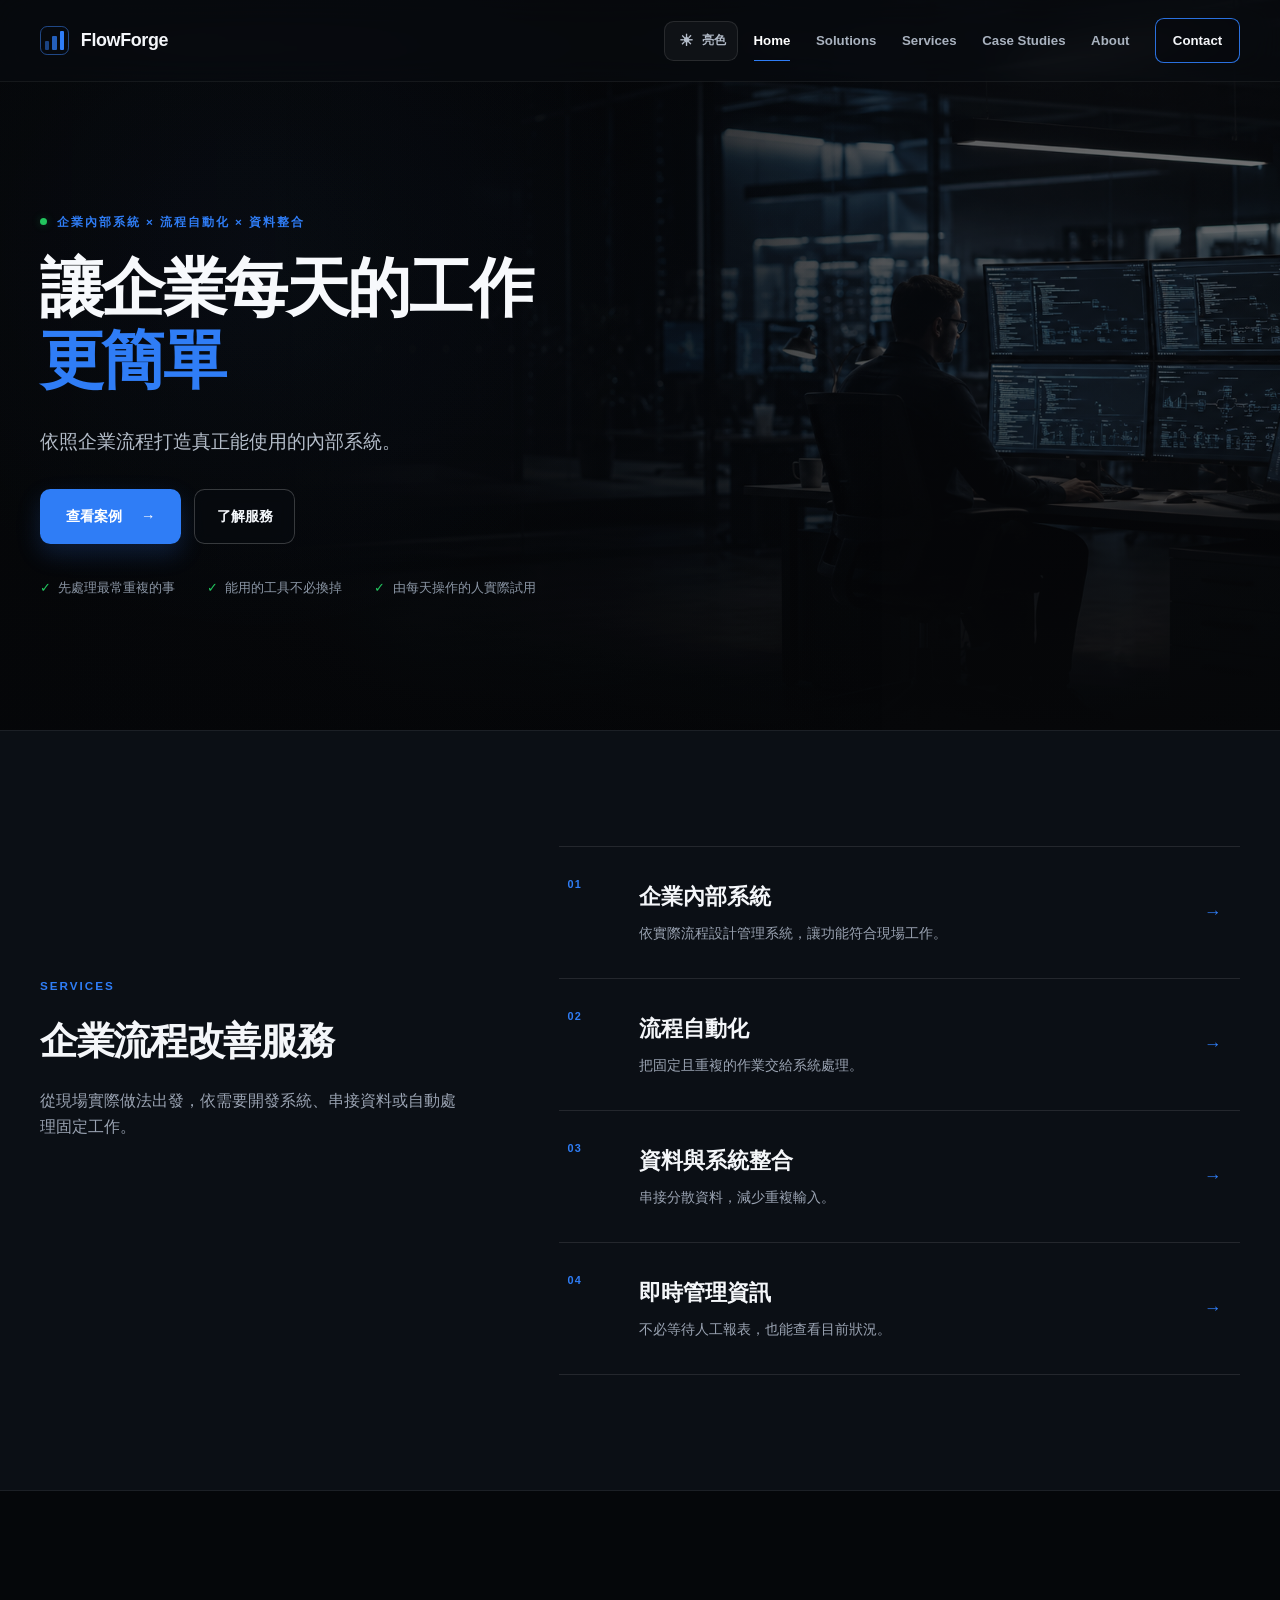
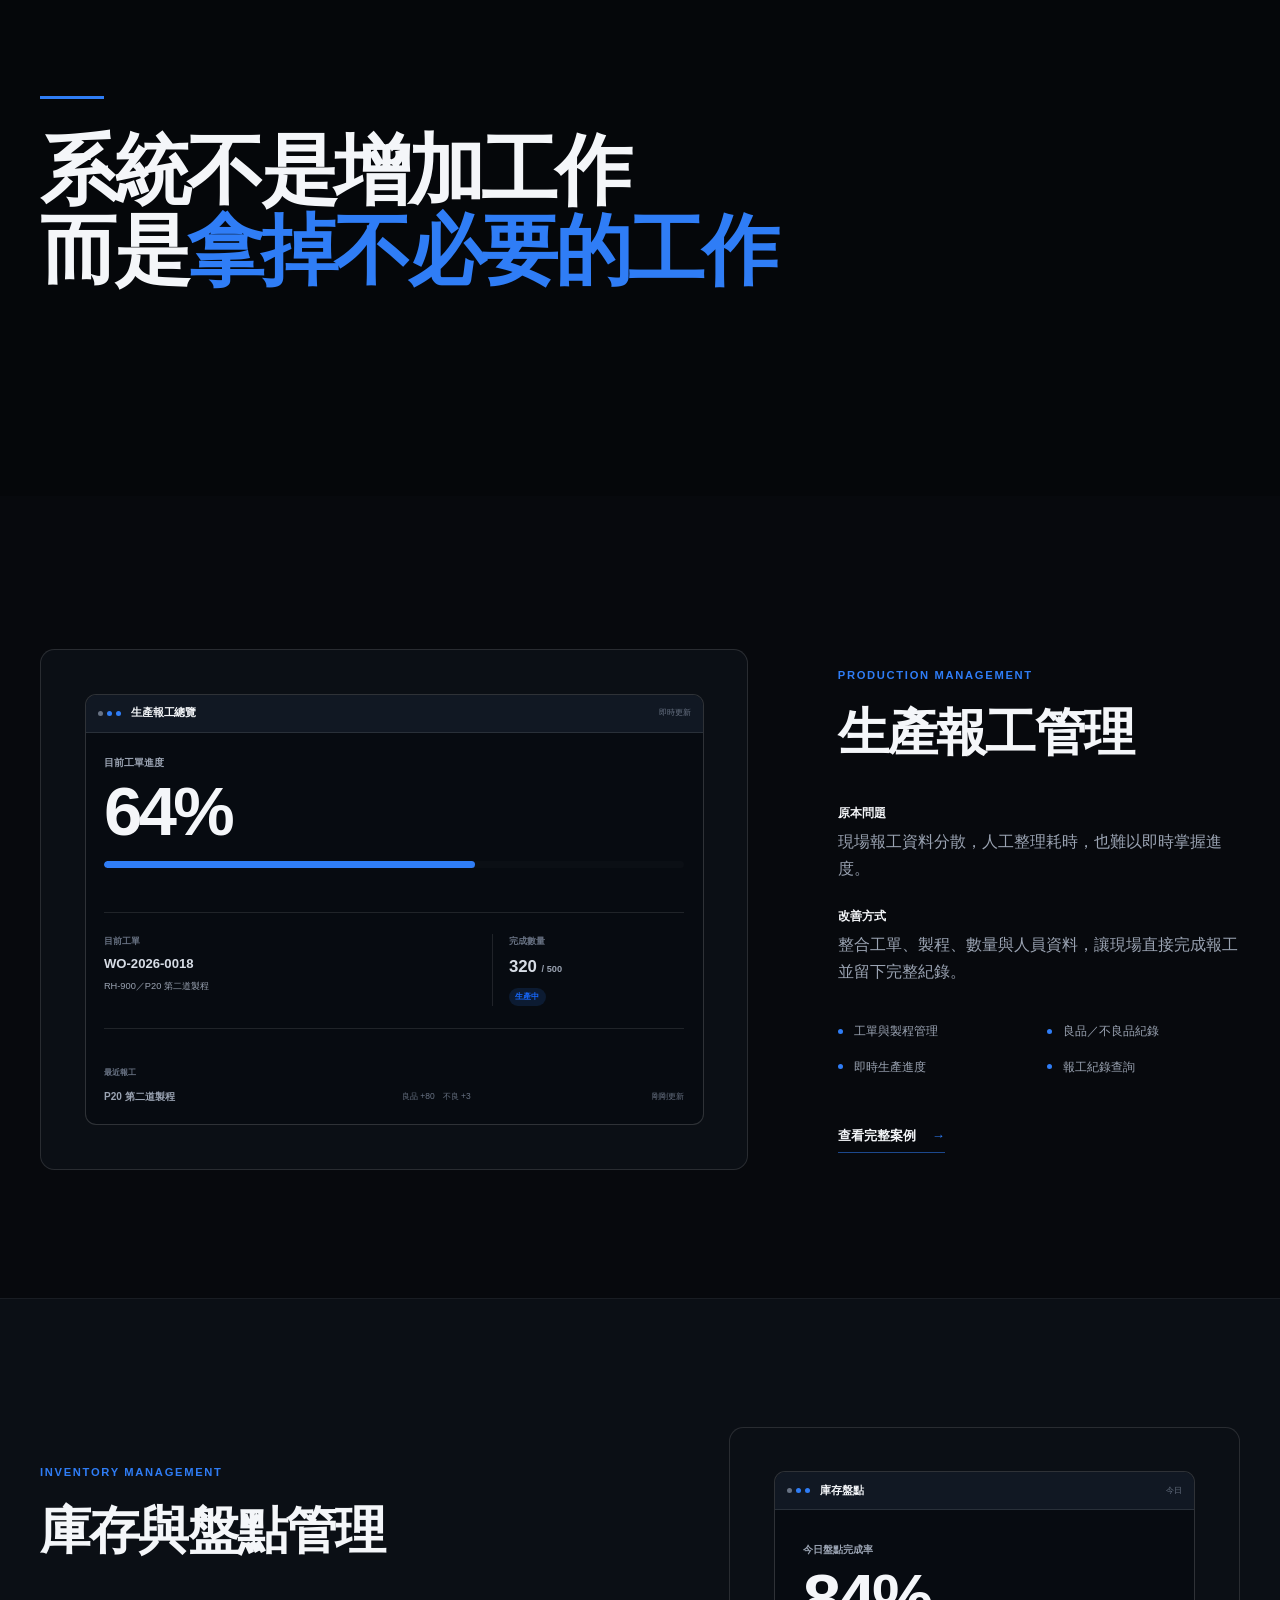
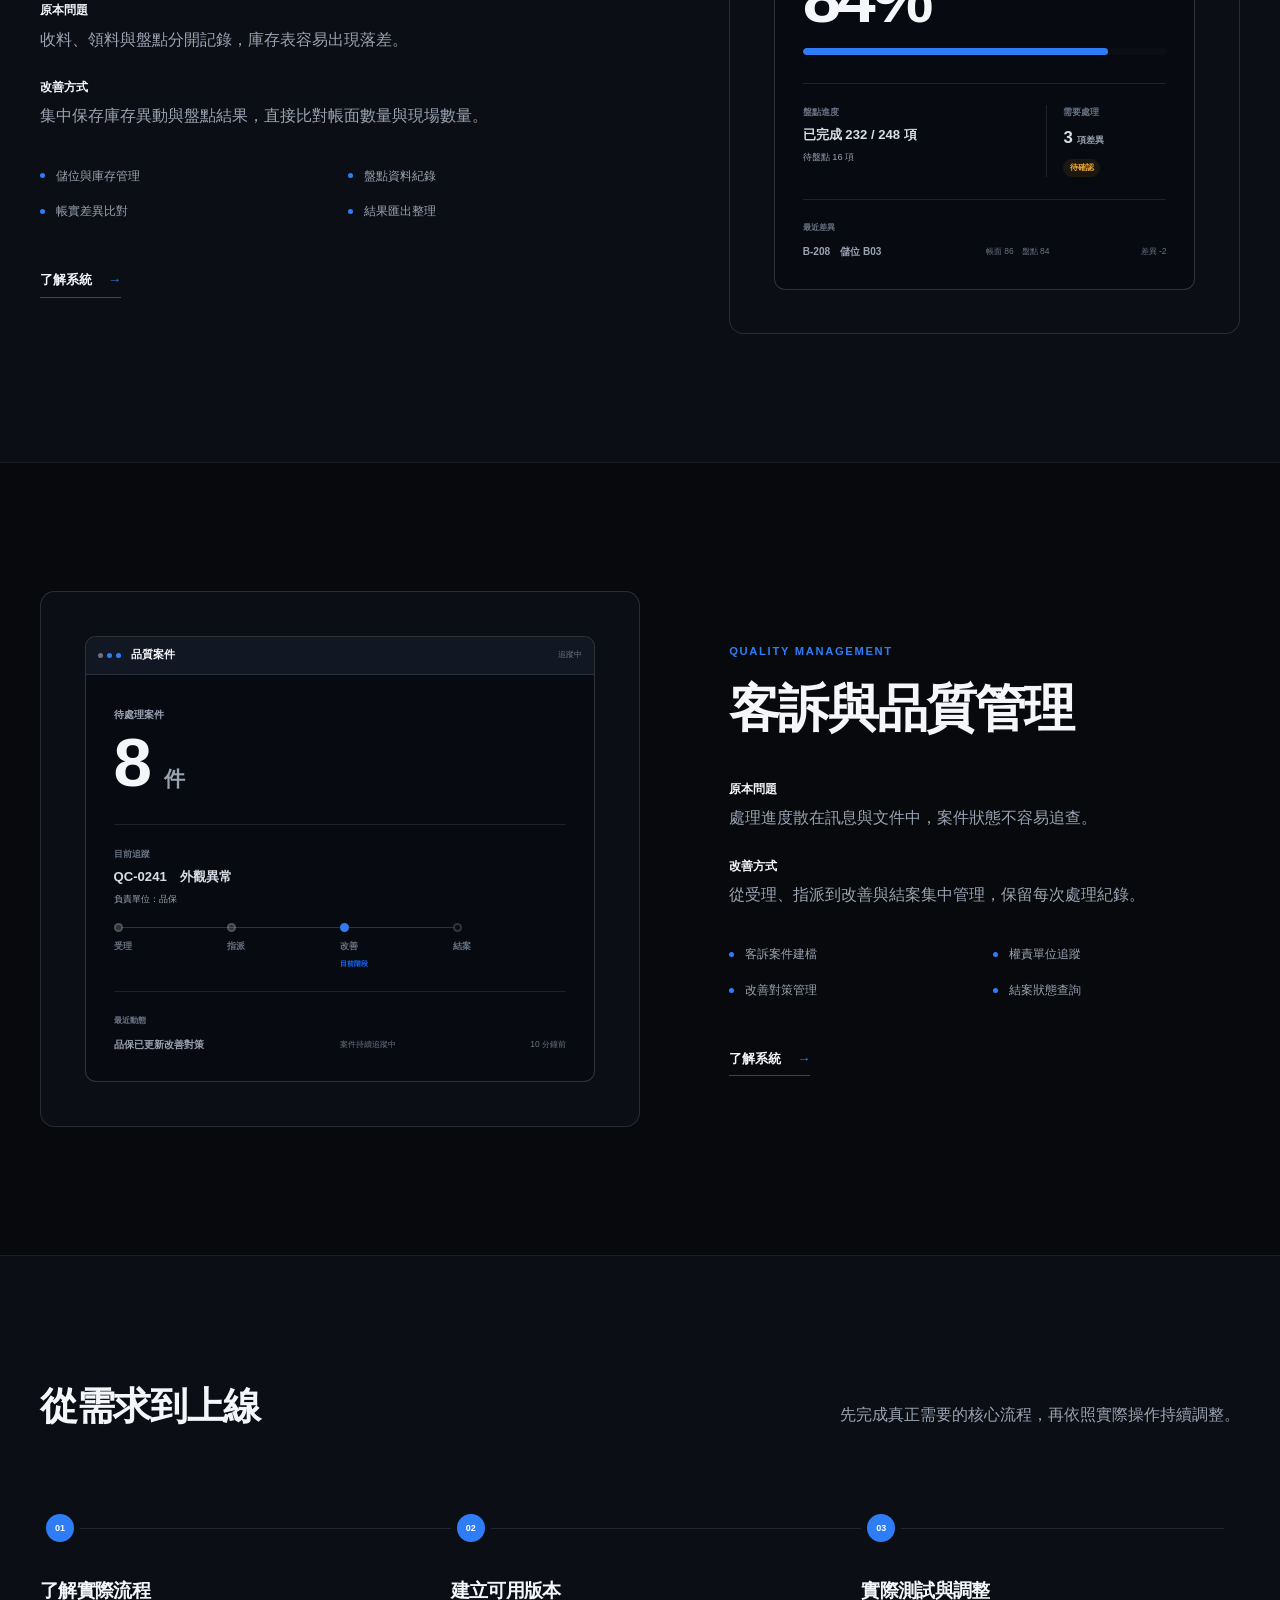
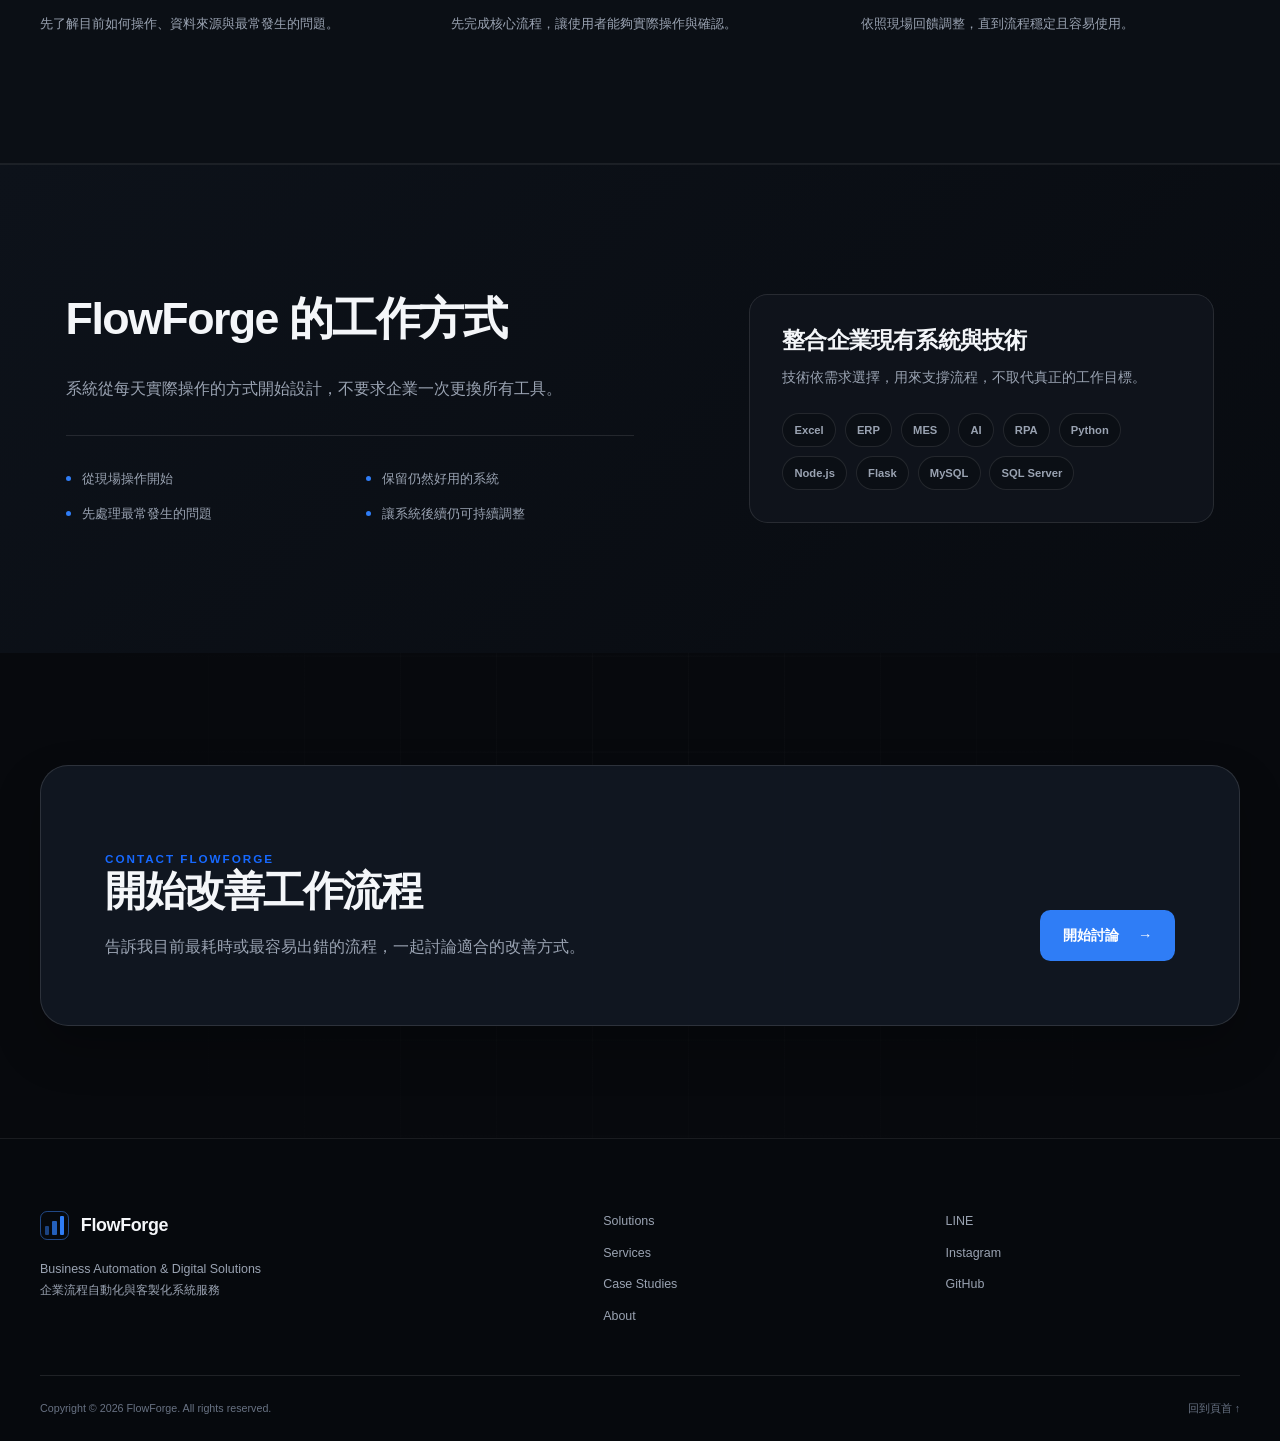
<file: index.html>
<!doctype html>
<html lang="zh-Hant">
<head>
  <meta charset="utf-8">
  <meta name="viewport" content="width=device-width, initial-scale=1">
  <meta name="description" content="FlowForge 提供企業內部系統、流程自動化與資料整合服務，改善報工、庫存、客訴、品管與日常作業流程。">
  <meta name="theme-color" content="#07110f">
  <title>FlowForge｜企業流程自動化與客製化系統開發</title>
  <link rel="stylesheet" href="style.css">
  <script src="script.js" defer></script>
</head>
<body class="home-page">
  <a class="skip-link" href="#main-content">跳至主要內容</a>

  <header class="site-header" data-header>
    <div class="container nav-shell">
      <a class="brand" href="#home" aria-label="FlowForge 首頁">
        <span class="brand-mark" aria-hidden="true"><span></span><span></span><span></span></span>
        <span>FlowForge</span>
      </a>
      <button class="nav-toggle" type="button" aria-expanded="false" aria-controls="site-nav" aria-label="開啟導覽選單">
        <span></span><span></span>
      </button>
      <nav id="site-nav" class="site-nav" aria-label="主要導覽">
        <a class="drawer-home" href="#home">Home</a>
        <div class="drawer-nav-group">
          <span class="drawer-section-label">Navigation</span>
          <a href="#solutions">Solutions</a>
          <a href="#services">Services</a>
          <a href="#cases">Case Studies</a>
          <a href="#about">About</a>
        </div>
        <div class="drawer-social-group">
          <span class="drawer-section-label">Social</span>
          <div class="drawer-social-links">
            <a href="https://line.me/ti/p/90dKJ0dKEm" target="_blank" rel="noopener noreferrer">LINE</a>
            <a href="https://github.com/s96405" target="_blank" rel="noopener noreferrer">GitHub</a>
            <a href="https://www.instagram.com/1ul_1025/" target="_blank" rel="noopener noreferrer">Instagram</a>
          </div>
        </div>
        <a class="nav-cta" href="#contact">Contact</a>
      </nav>
    </div>
  </header>

  <main id="main-content">
    <section id="home" class="hero section-grid">
      <div class="container hero-layout">
        <div class="hero-copy reveal">
          <p class="eyebrow"><span class="status-dot"></span> 企業內部系統 × 流程自動化 × 資料整合</p>
          <h1><span>讓企業每天的工作</span><span class="hero-accent">更簡單</span></h1>
          <p class="hero-lead">依照企業流程打造真正能使用的內部系統。</p>
          <div class="button-group">
            <a class="button button-primary" href="#cases">查看案例 <span aria-hidden="true">→</span></a>
            <a class="button button-secondary" href="#services">了解服務</a>
          </div>
          <ul class="hero-notes" aria-label="服務特色">
            <li>先處理最常重複的事</li><li>能用的工具不必換掉</li><li>由每天操作的人實際試用</li>
          </ul>
        </div>

      </div>
    </section>

    <section id="services" class="section section-muted services-v2">
      <div class="container service-split">
        <div class="service-intro reveal">
          <p class="eyebrow">Services</p>
          <h2>企業流程改善服務</h2>
          <p>從現場實際做法出發，依需要開發系統、串接資料或自動處理固定工作。</p>
        </div>
        <div class="service-list reveal">
          <a class="service-list-item" href="#contact"><span class="service-list-index">01</span><span class="service-list-copy"><strong>企業內部系統</strong><small>依實際流程設計管理系統，讓功能符合現場工作。</small></span><span class="service-list-arrow" aria-hidden="true">→</span></a>
          <a class="service-list-item" href="#contact"><span class="service-list-index">02</span><span class="service-list-copy"><strong>流程自動化</strong><small>把固定且重複的作業交給系統處理。</small></span><span class="service-list-arrow" aria-hidden="true">→</span></a>
          <a class="service-list-item" href="#contact"><span class="service-list-index">03</span><span class="service-list-copy"><strong>資料與系統整合</strong><small>串接分散資料，減少重複輸入。</small></span><span class="service-list-arrow" aria-hidden="true">→</span></a>
          <a class="service-list-item" href="#contact"><span class="service-list-index">04</span><span class="service-list-copy"><strong>即時管理資訊</strong><small>不必等待人工報表，也能查看目前狀況。</small></span><span class="service-list-arrow" aria-hidden="true">→</span></a>
        </div>
      </div>
    </section>

    <section id="solutions" class="brand-statement" aria-label="FlowForge 品牌主張">
      <div class="container reveal"><i aria-hidden="true"></i><h2>系統不是增加工作<br>而是<span>拿掉<br class="brand-mobile-break">不必要的工作</span></h2></div>
    </section>

    <section id="cases" class="section case-showcase-section case-showcase-main">
      <div class="container case-showcase reveal">
        <div class="case-showcase-media" aria-hidden="true">
          <div class="case-ui-window">
            <div class="case-ui-header"><span class="case-ui-dots"><i></i><i></i><i></i></span><strong>生產報工總覽</strong><small>即時更新</small></div>
            <div class="case-ui-content product-preview production-preview">
              <div class="case-ui-hero-kpi"><span>目前工單進度</span><strong>64%</strong><div class="case-ui-kpi-progress"><i style="--progress:64%"></i></div></div>
              <div class="case-ui-support production-support"><div><span>目前工單</span><strong>WO-2026-0018</strong><small>RH-900／P20 第二道製程</small></div><div class="case-ui-support-value"><span>完成數量</span><strong>320 <small>/ 500</small></strong><em>生產中</em></div></div>
              <div class="case-ui-activity"><span>最近報工</span><div><strong>P20 第二道製程</strong><small>良品 +80　不良 +3</small><time>剛剛更新</time></div></div>
            </div>
          </div>
        </div>
        <div class="case-showcase-copy"><p class="case-label">Production Management</p><h2>生產報工管理</h2><p><strong>原本問題</strong>現場報工資料分散，人工整理耗時，也難以即時掌握進度。</p><p><strong>改善方式</strong>整合工單、製程、數量與人員資料，讓現場直接完成報工並留下完整紀錄。</p><ul class="case-detail-list"><li>工單與製程管理</li><li>良品／不良品紀錄</li><li>即時生產進度</li><li>報工紀錄查詢</li></ul><a class="case-showcase-link" href="/cases/work-reporting/">查看完整案例 <span aria-hidden="true">→</span></a></div>
      </div>
    </section>

    <section class="section case-showcase-section case-showcase-alt">
      <div class="container case-showcase case-showcase-secondary case-showcase-reverse reveal">
        <div class="case-showcase-media" aria-hidden="true"><div class="case-ui-window"><div class="case-ui-header"><span class="case-ui-dots"><i></i><i></i><i></i></span><strong>庫存盤點</strong><small>今日</small></div><div class="case-ui-content product-preview inventory-preview"><div class="case-ui-hero-kpi"><span>今日盤點完成率</span><strong>84%</strong><div class="case-ui-kpi-progress"><i style="--progress:84%"></i></div></div><div class="case-ui-support inventory-support"><div><span>盤點進度</span><strong>已完成 232 / 248 項</strong><small>待盤點 16 項</small></div><div class="case-ui-support-value"><span>需要處理</span><strong>3 <small>項差異</small></strong><em class="is-alert">待確認</em></div></div><div class="case-ui-activity"><span>最近差異</span><div><strong>B-208　儲位 B03</strong><small>帳面 86　盤點 84</small><time>差異 -2</time></div></div></div></div></div>
        <div class="case-showcase-copy"><p class="case-label">Inventory Management</p><h2>庫存與盤點管理</h2><p><strong>原本問題</strong>收料、領料與盤點分開記錄，庫存表容易出現落差。</p><p><strong>改善方式</strong>集中保存庫存異動與盤點結果，直接比對帳面數量與現場數量。</p><ul class="case-detail-list"><li>儲位與庫存管理</li><li>盤點資料紀錄</li><li>帳實差異比對</li><li>結果匯出整理</li></ul><a class="case-showcase-link" href="#contact">了解系統 <span aria-hidden="true">→</span></a></div>
      </div>
    </section>

    <section class="section case-showcase-section">
      <div class="container case-showcase case-showcase-secondary reveal">
        <div class="case-showcase-media" aria-hidden="true"><div class="case-ui-window"><div class="case-ui-header"><span class="case-ui-dots"><i></i><i></i><i></i></span><strong>品質案件</strong><small>追蹤中</small></div><div class="case-ui-content product-preview quality-preview"><div class="case-ui-hero-kpi"><span>待處理案件</span><strong>8 <small>件</small></strong></div><div class="case-ui-support quality-support"><div class="case-ui-case-focus"><span>目前追蹤</span><strong>QC-0241　外觀異常</strong><small>負責單位：品保</small></div><div class="case-ui-lifecycle" aria-label="案件目前進入改善階段"><div class="is-complete"><i></i><span>受理</span></div><div class="is-complete"><i></i><span>指派</span></div><div class="is-current"><i></i><span>改善</span><small>目前階段</small></div><div><i></i><span>結案</span></div></div></div><div class="case-ui-activity"><span>最近動態</span><div><strong>品保已更新改善對策</strong><small>案件持續追蹤中</small><time>10 分鐘前</time></div></div></div></div></div>
        <div class="case-showcase-copy"><p class="case-label">Quality Management</p><h2>客訴與品質管理</h2><p><strong>原本問題</strong>處理進度散在訊息與文件中，案件狀態不容易追查。</p><p><strong>改善方式</strong>從受理、指派到改善與結案集中管理，保留每次處理紀錄。</p><ul class="case-detail-list"><li>客訴案件建檔</li><li>權責單位追蹤</li><li>改善對策管理</li><li>結案狀態查詢</li></ul><a class="case-showcase-link" href="#contact">了解系統 <span aria-hidden="true">→</span></a></div>
      </div>
    </section>

    <section class="section section-muted process-section-v2">
      <div class="container"><div class="process-heading reveal"><h2>從需求到上線</h2><p>先完成真正需要的核心流程，再依照實際操作持續調整。</p></div><ol class="process-timeline reveal"><li><span>01</span><div><h3>了解實際流程</h3><p>先了解目前如何操作、資料來源與最常發生的問題。</p></div></li><li><span>02</span><div><h3>建立可用版本</h3><p>先完成核心流程，讓使用者能夠實際操作與確認。</p></div></li><li><span>03</span><div><h3>實際測試與調整</h3><p>依照現場回饋調整，直到流程穩定且容易使用。</p></div></li></ol></div>
    </section>

    <section id="about" class="section about-section about-v2">
      <div class="container about-proof">
        <div class="about-copy reveal"><h2>FlowForge 的工作方式</h2><p>系統從每天實際操作的方式開始設計，不要求企業一次更換所有工具。</p><ul class="about-principles"><li>從現場操作開始</li><li>保留仍然好用的系統</li><li>先處理最常發生的問題</li><li>讓系統後續仍可持續調整</li></ul></div>
        <div class="capability-panel reveal"><h3>整合企業現有系統與技術</h3><p>技術依需求選擇，用來支撐流程，不取代真正的工作目標。</p><ul class="capability-list" aria-label="可整合的系統與技術"><li>Excel</li><li>ERP</li><li>MES</li><li>AI</li><li>RPA</li><li>Python</li><li>Node.js</li><li>Flask</li><li>MySQL</li><li>SQL Server</li></ul></div>
      </div>
    </section>

    <section id="contact" class="contact-section section-grid">
      <div class="container contact-card reveal">
        <div><p class="eyebrow">Contact FlowForge</p><h2>開始改善工作流程</h2><p>告訴我目前最耗時或最容易出錯的流程，一起討論適合的改善方式。</p></div>
        <a class="button button-light" href="https://line.me/ti/p/90dKJ0dKEm" target="_blank" rel="noopener noreferrer">開始討論 <span aria-hidden="true">→</span></a>
      </div>
    </section>
  </main>

  <footer class="site-footer">
    <div class="container footer-grid">
      <div><a class="brand" href="#home"><span class="brand-mark" aria-hidden="true"><span></span><span></span><span></span></span><span>FlowForge</span></a><p>Business Automation &amp; Digital Solutions<br>企業流程自動化與客製化系統服務</p></div>
      <div class="footer-links"><a href="#solutions">Solutions</a><a href="#services">Services</a><a href="#cases">Case Studies</a><a href="#about">About</a></div>
      <div class="footer-meta"><span class="footer-contact-label">Contact FlowForge</span><a href="https://line.me/ti/p/90dKJ0dKEm" target="_blank" rel="noopener noreferrer">LINE</a><a href="https://www.instagram.com/1ul_1025/" target="_blank" rel="noopener noreferrer">Instagram</a><a href="https://github.com/s96405" target="_blank" rel="noopener noreferrer">GitHub</a></div>
    </div>
    <div class="container footer-bottom"><span>Copyright © <span data-year></span> FlowForge. All rights reserved.</span><a href="#home">回到頁首 ↑</a></div>
  </footer>
</body>
</html>
</file>
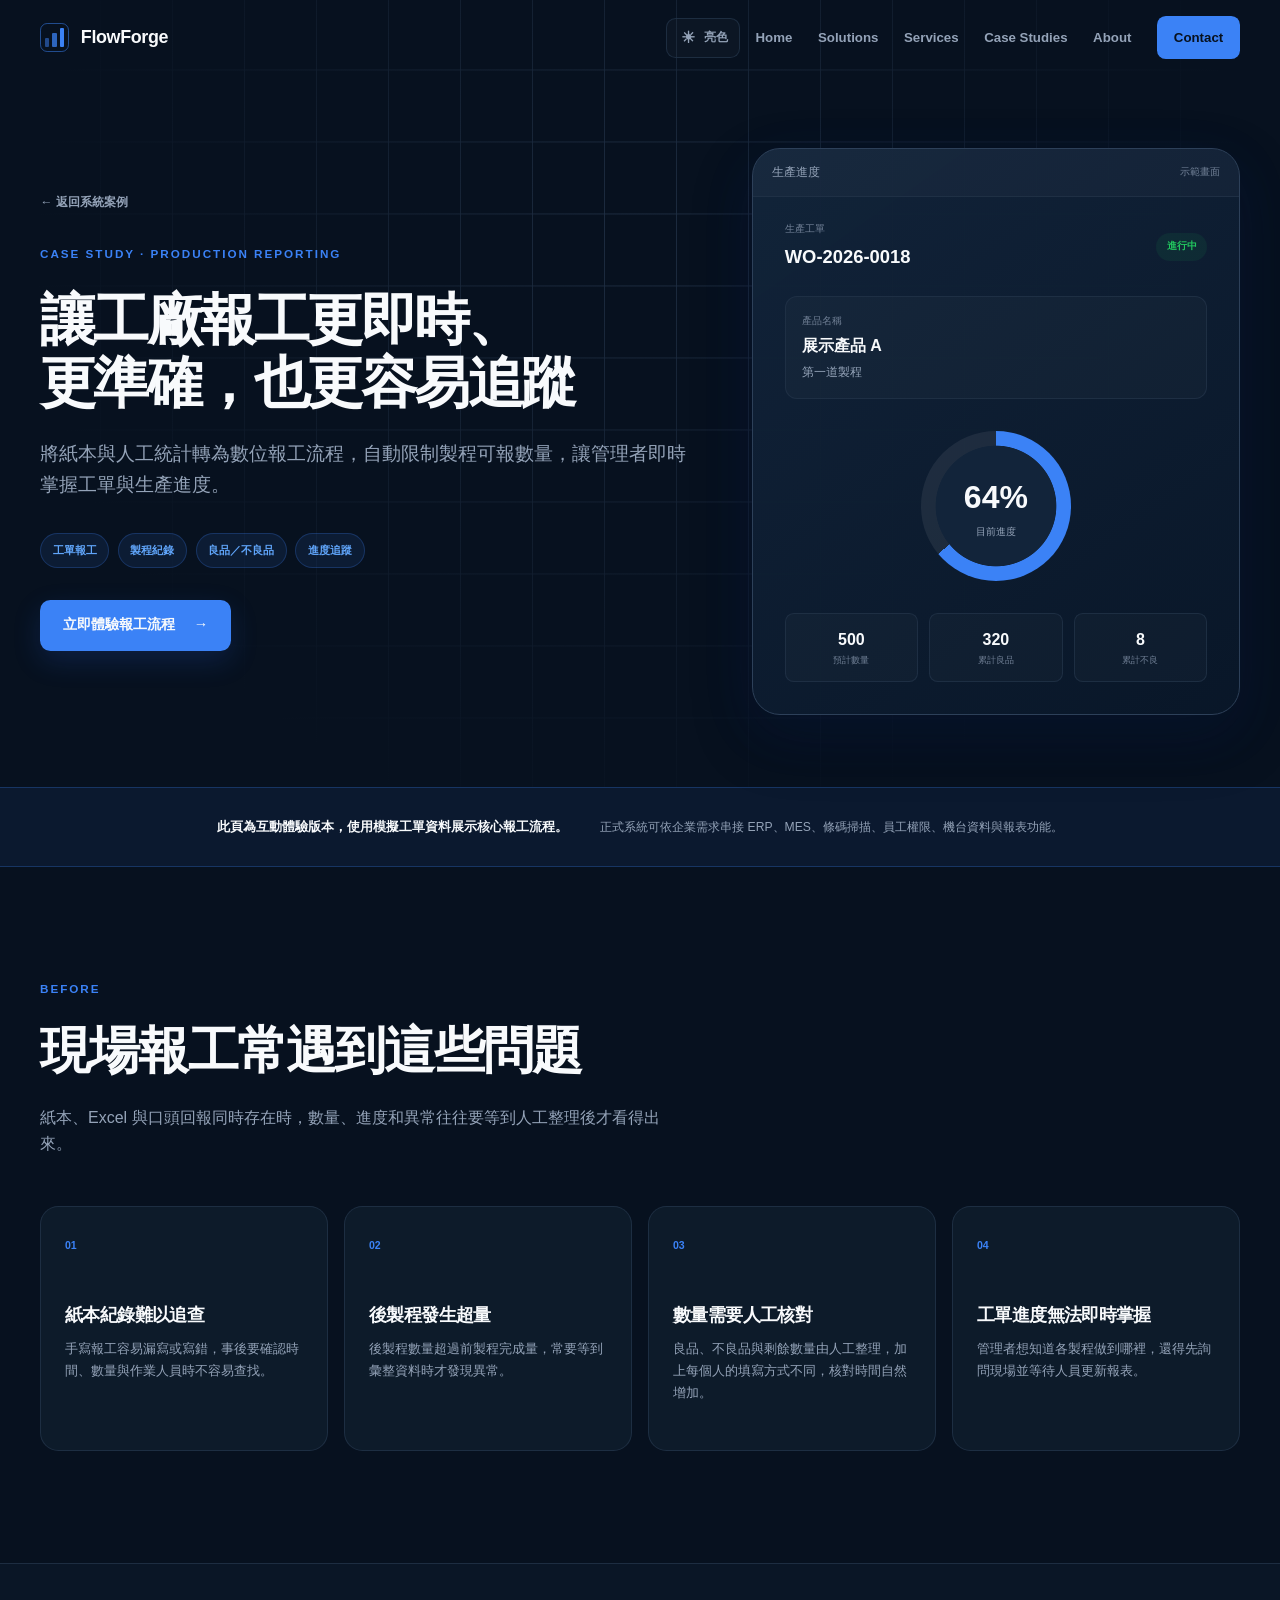
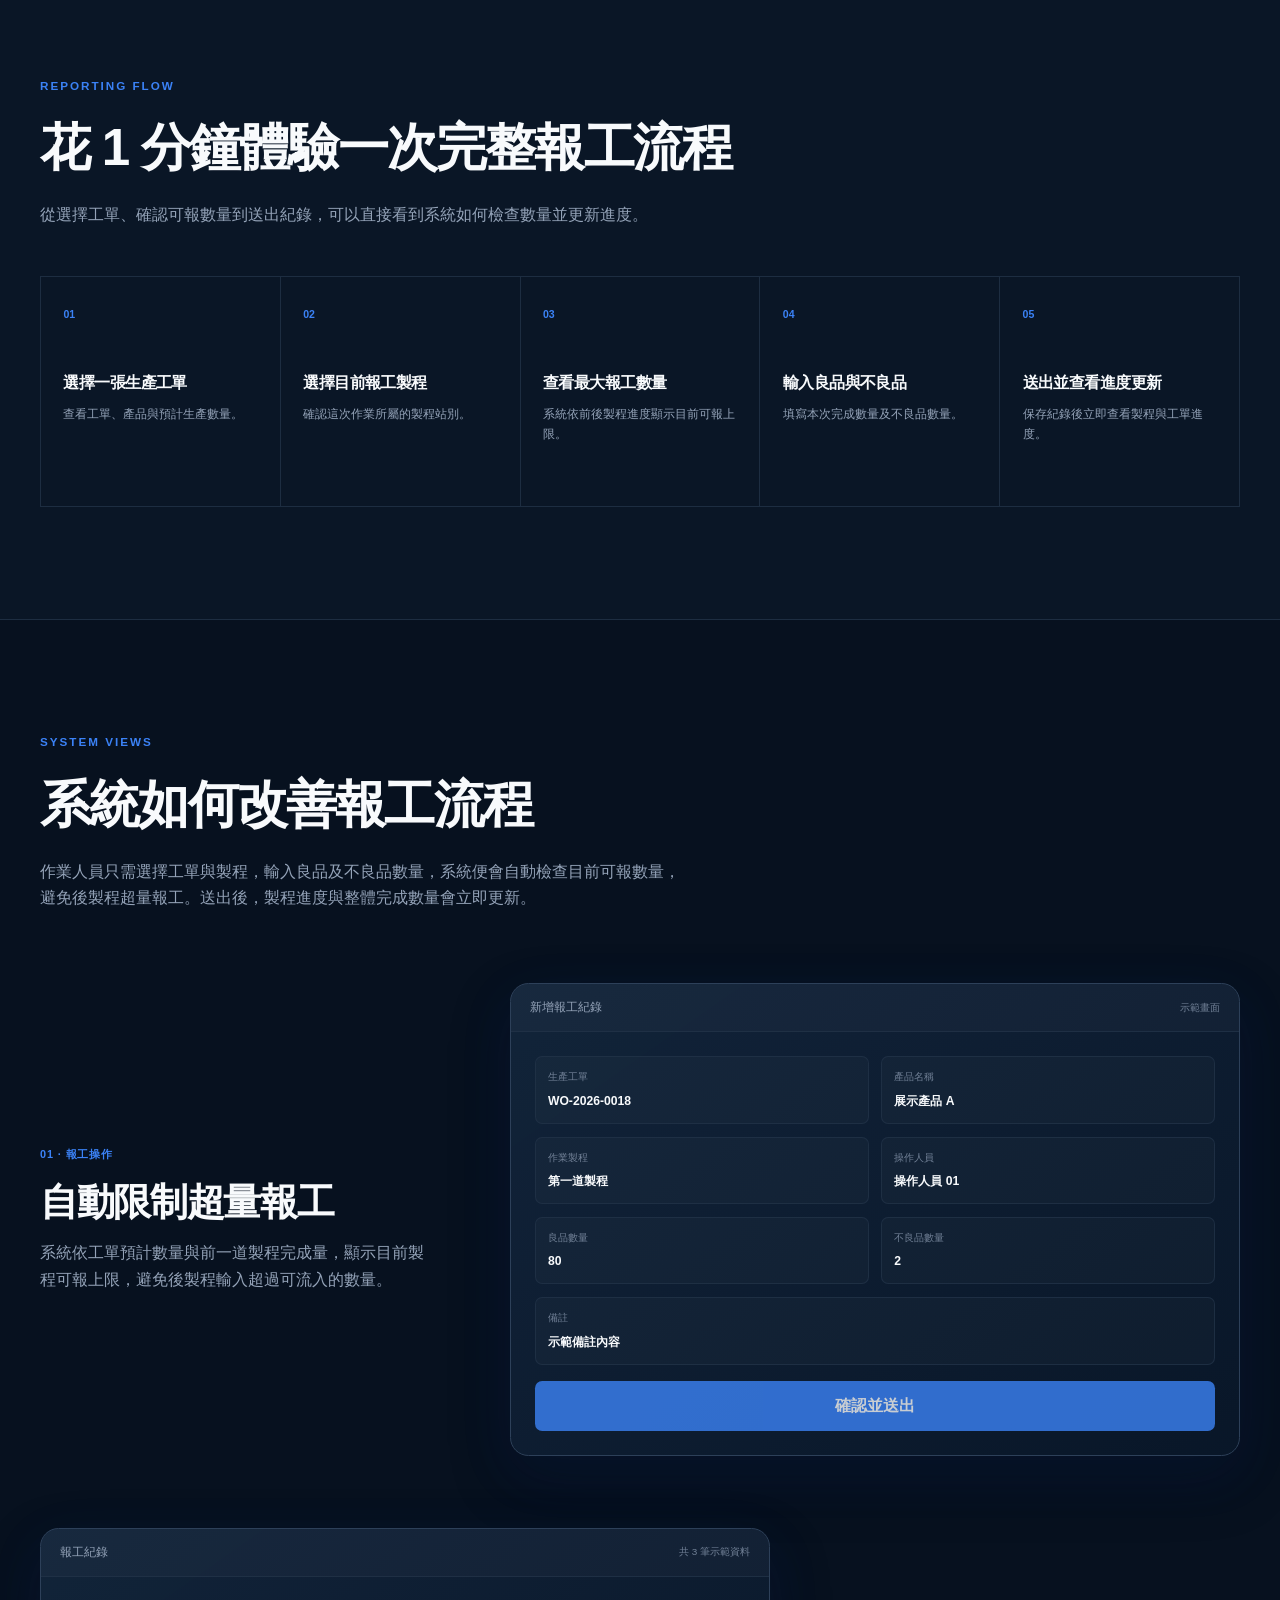
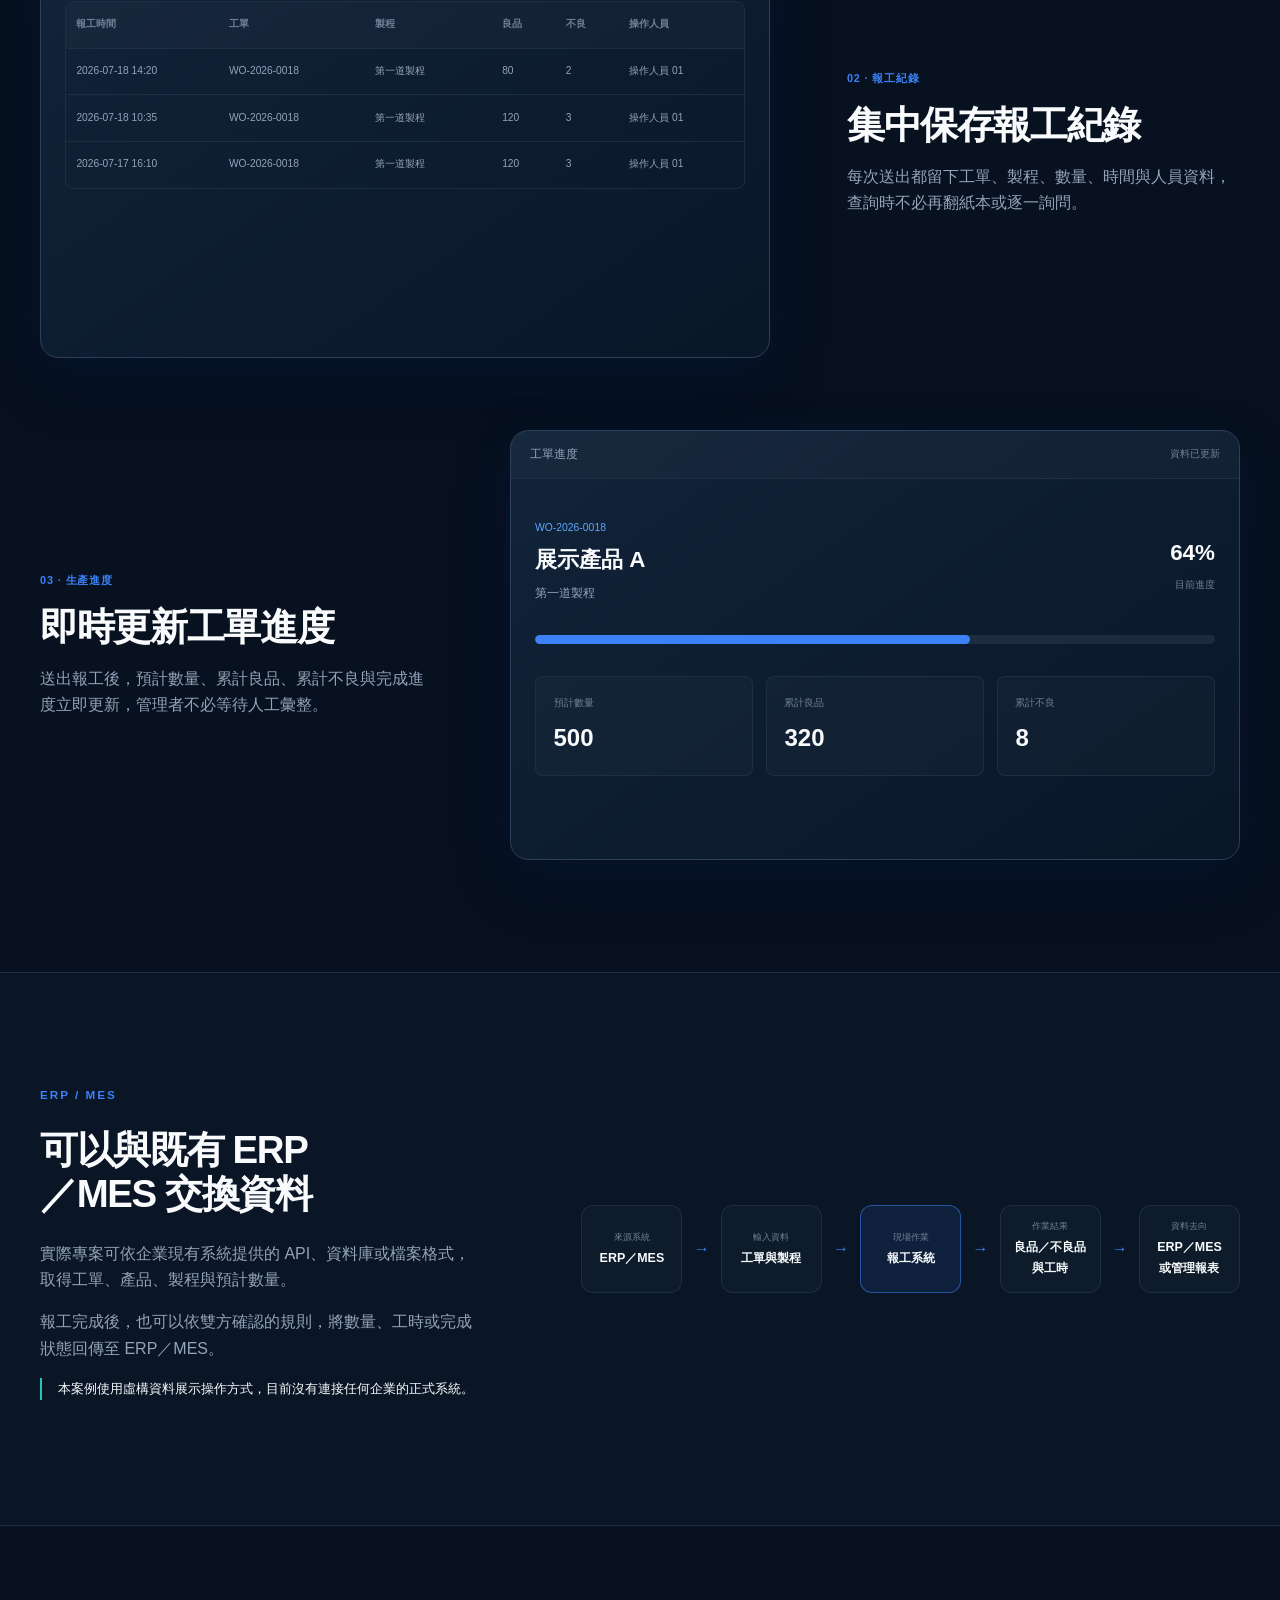
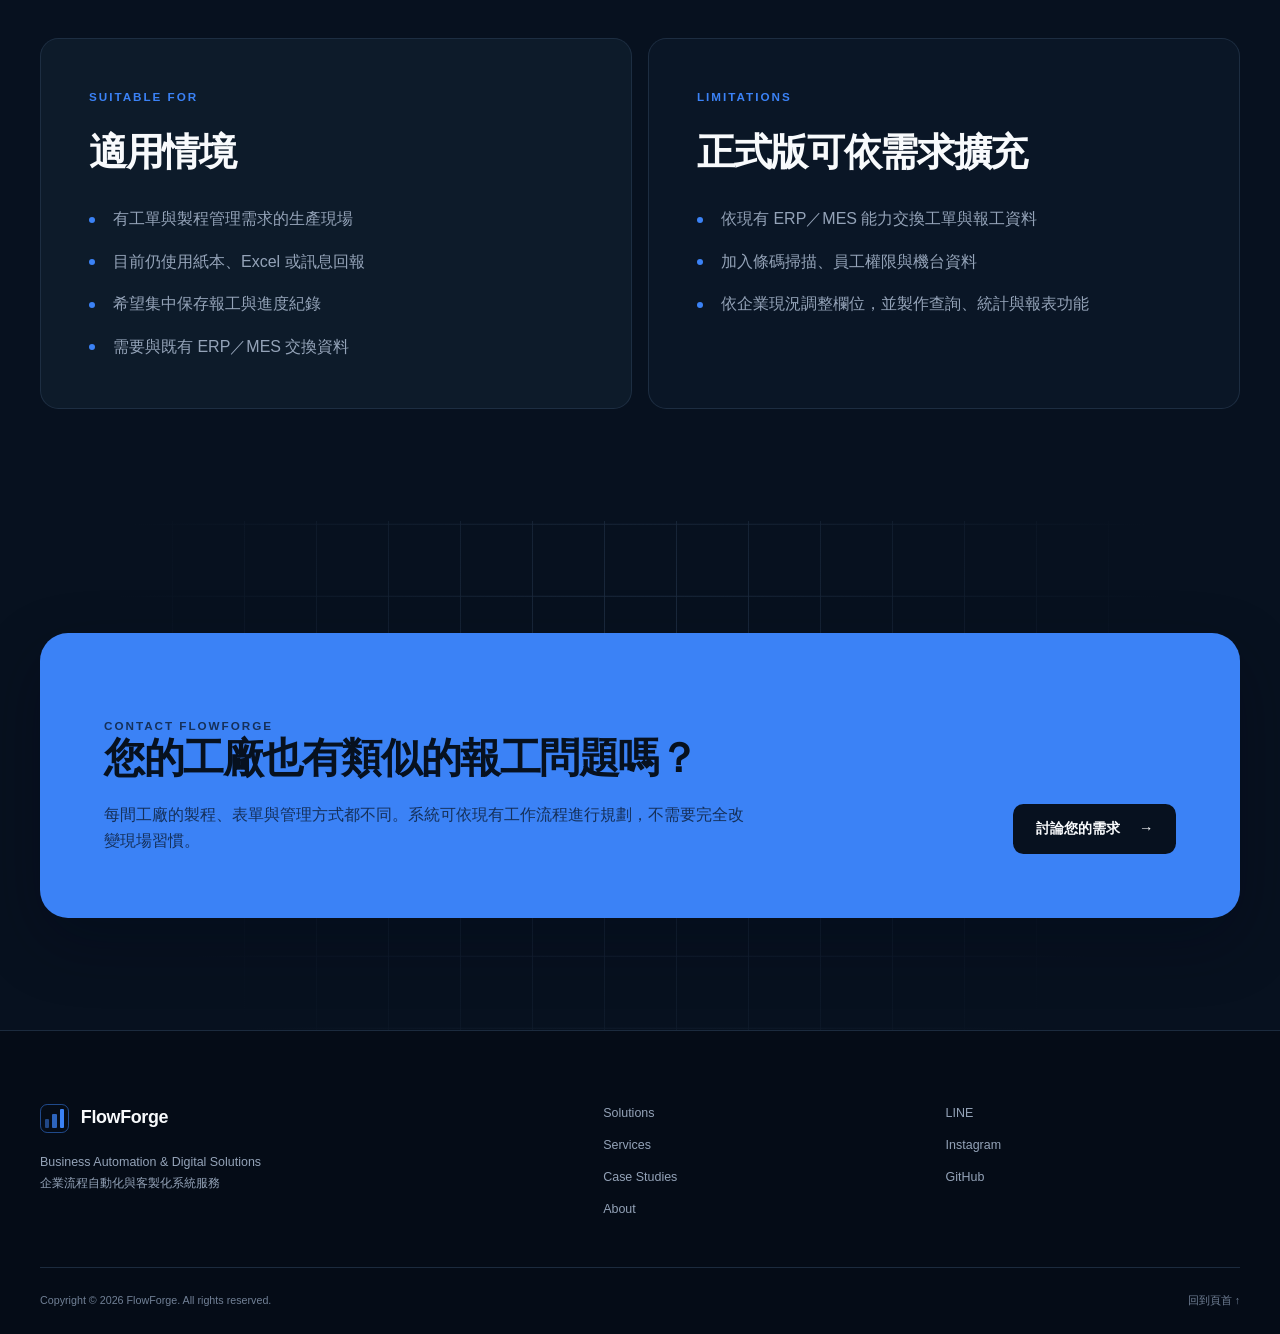
<file: cases/work-reporting/index.html>
<!doctype html>
<html lang="zh-Hant">
<head>
  <meta charset="utf-8">
  <meta name="viewport" content="width=device-width, initial-scale=1">
  <meta name="description" content="FlowForge 報工系統案例：說明工單報工、製程紀錄、良品與不良品回報，以及生產進度追蹤。">
  <meta name="theme-color" content="#07111f">
  <title>報工系統案例｜FlowForge</title>
  <link rel="stylesheet" href="../../style.css">
  <link rel="stylesheet" href="case.css">
  <script src="../../script.js" defer></script>
</head>
<body>
  <a class="skip-link" href="#main-content">跳至主要內容</a>

  <header class="site-header" data-header>
    <div class="container nav-shell">
      <a class="brand" href="/#home" aria-label="FlowForge 首頁">
        <span class="brand-mark" aria-hidden="true"><span></span><span></span><span></span></span>
        <span>FlowForge</span>
      </a>
      <button class="nav-toggle" type="button" aria-expanded="false" aria-controls="site-nav" aria-label="開啟導覽選單">
        <span></span><span></span>
      </button>
      <nav id="site-nav" class="site-nav" aria-label="主要導覽">
        <a href="/#home">Home</a>
        <a href="/#solutions">Solutions</a>
        <a href="/#services">Services</a>
        <a href="/#cases">Case Studies</a>
        <a href="/#about">About</a>
        <a class="nav-cta" href="#contact">Contact</a>
      </nav>
    </div>
  </header>

  <main id="main-content">
    <section class="case-hero section-grid">
      <div class="container case-hero-layout">
        <div class="case-hero-copy reveal">
          <a class="case-back" href="/#cases">← 返回系統案例</a>
          <p class="eyebrow">Case Study · Production Reporting</p>
          <h1>
            <span class="case-title-desktop">讓工廠報工更即時、更準確，也更容易追蹤</span>
            <span class="case-title-mobile"><span>數位報工</span><span>即時掌握生產進度</span></span>
          </h1>
          <p class="case-hero-lead"><span class="case-lead-desktop">將紙本與人工統計轉為數位報工流程，自動限制製程可報數量，讓管理者即時掌握工單與生產進度。</span><span class="case-lead-mobile">現場直接完成報工，系統同步更新工單與製程進度。</span></p>
          <ul class="case-tags" aria-label="案例內容">
            <li>工單報工</li><li>製程紀錄</li><li>良品／不良品</li><li>進度追蹤</li>
          </ul>
          <div class="case-hero-actions">
            <a class="button button-primary" href="/try/work-reporting/">立即體驗報工流程 <span aria-hidden="true">→</span></a>
          </div>
        </div>

        <div class="case-hero-preview reveal" aria-label="報工系統進度示意畫面">
          <div class="mock-window-head"><span>生產進度</span><i>示範畫面</i></div>
          <div class="hero-progress-summary">
            <div><small>生產工單</small><strong>WO-2026-0018</strong></div>
            <span class="mock-status">進行中</span>
          </div>
          <div class="hero-product"><small>產品名稱</small><strong>展示產品 A</strong><span>第一道製程</span></div>
          <div class="progress-ring" aria-label="目前進度 64%"><strong>64%</strong><small>目前進度</small></div>
          <div class="hero-metrics"><div><span>500</span><small>預計數量</small></div><div><span>320</span><small>累計良品</small></div><div><span>8</span><small>累計不良</small></div></div>
        </div>
      </div>
    </section>

    <aside class="demo-notice" aria-label="示範環境聲明">
      <div class="container demo-notice-inner">
        <strong>此頁為互動體驗版本，使用模擬工單資料展示核心報工流程。</strong>
        <span>正式系統可依企業需求串接 ERP、MES、條碼掃描、員工權限、機台資料與報表功能。</span>
      </div>
    </aside>

    <section class="section case-problems">
      <div class="container">
        <div class="case-section-heading reveal">
          <p class="eyebrow">Before</p>
          <h2>現場報工常遇到這些問題</h2>
          <p>紙本、Excel 與口頭回報同時存在時，數量、進度和異常往往要等到人工整理後才看得出來。</p>
        </div>
        <div class="problem-grid">
          <article class="problem-card reveal"><span>01</span><h3>紙本紀錄難以追查</h3><p>手寫報工容易漏寫或寫錯，事後要確認時間、數量與作業人員時不容易查找。</p></article>
          <article class="problem-card reveal"><span>02</span><h3>後製程發生超量</h3><p>後製程數量超過前製程完成量，常要等到彙整資料時才發現異常。</p></article>
          <article class="problem-card reveal"><span>03</span><h3>數量需要人工核對</h3><p>良品、不良品與剩餘數量由人工整理，加上每個人的填寫方式不同，核對時間自然增加。</p></article>
          <article class="problem-card reveal"><span>04</span><h3>工單進度無法即時掌握</h3><p>管理者想知道各製程做到哪裡，還得先詢問現場並等待人員更新報表。</p></article>
        </div>
      </div>
    </section>

    <section class="section section-muted case-process">
      <div class="container">
        <div class="case-section-heading reveal">
          <p class="eyebrow">Reporting Flow</p>
          <h2>花 1 分鐘體驗一次完整報工流程</h2>
          <p>從選擇工單、確認可報數量到送出紀錄，可以直接看到系統如何檢查數量並更新進度。</p>
        </div>
        <ol class="case-step-list">
          <li class="reveal"><span>01</span><div><h3>選擇一張生產工單</h3><p>查看工單、產品與預計生產數量。</p></div></li>
          <li class="reveal"><span>02</span><div><h3>選擇目前報工製程</h3><p>確認這次作業所屬的製程站別。</p></div></li>
          <li class="reveal"><span>03</span><div><h3>查看最大報工數量</h3><p>系統依前後製程進度顯示目前可報上限。</p></div></li>
          <li class="reveal"><span>04</span><div><h3>輸入良品與不良品</h3><p>填寫本次完成數量及不良品數量。</p></div></li>
          <li class="reveal"><span>05</span><div><h3>送出並查看進度更新</h3><p>保存紀錄後立即查看製程與工單進度。</p></div></li>
        </ol>
      </div>
    </section>

    <section class="section case-screens">
      <div class="container">
        <div class="case-section-heading reveal">
          <p class="eyebrow">System Views</p>
          <h2>系統如何改善報工流程</h2>
          <p>作業人員只需選擇工單與製程，輸入良品及不良品數量，系統便會自動檢查目前可報數量，避免後製程超量報工。送出後，製程進度與整體完成數量會立即更新。</p>
        </div>

        <article class="screen-showcase report-entry-showcase reveal">
          <div class="screen-copy"><span>01 · 報工操作</span><h3>自動限制超量報工</h3><p>系統依工單預計數量與前一道製程完成量，顯示目前製程可報上限，避免後製程輸入超過可流入的數量。</p></div>
          <div class="system-screen report-form" aria-label="報工操作示意畫面">
            <div class="mock-window-head"><span>新增報工紀錄</span><i>示範畫面</i></div>
            <div class="form-grid">
              <label>生產工單<strong>WO-2026-0018</strong></label>
              <label>產品名稱<strong>展示產品 A</strong></label>
              <label>作業製程<strong>第一道製程</strong></label>
              <label>操作人員<strong>操作人員 01</strong></label>
              <label>良品數量<strong>80</strong></label>
              <label>不良品數量<strong>2</strong></label>
              <label class="form-wide">備註<strong>示範備註內容</strong></label>
            </div>
            <button type="button" class="mock-submit" disabled>確認並送出</button>
          </div>
        </article>

        <article class="screen-showcase screen-reverse record-showcase reveal">
          <div class="screen-copy"><span><span class="screen-index-desktop">02 · 報工紀錄</span><span class="screen-index-mobile">03 · 報工紀錄</span></span><h3>集中保存報工紀錄</h3><p>每次送出都留下工單、製程、數量、時間與人員資料，查詢時不必再翻紙本或逐一詢問。</p></div>
          <div class="system-screen record-screen" aria-label="報工紀錄示意畫面">
            <div class="mock-window-head"><span>報工紀錄</span><i>共 3 筆示範資料</i></div>
            <div class="record-table">
              <div class="record-row record-head"><span>報工時間</span><span>工單</span><span>製程</span><span>良品</span><span>不良</span><span>操作人員</span></div>
              <div class="record-row"><span data-label="報工時間">2026-07-18 14:20</span><span data-label="工單">WO-2026-0018</span><span data-label="製程">第一道製程</span><span data-label="良品">80</span><span data-label="不良">2</span><span data-label="操作人員">操作人員 01</span></div>
              <div class="record-row"><span data-label="報工時間">2026-07-18 10:35</span><span data-label="工單">WO-2026-0018</span><span data-label="製程">第一道製程</span><span data-label="良品">120</span><span data-label="不良">3</span><span data-label="操作人員">操作人員 01</span></div>
              <div class="record-row"><span data-label="報工時間">2026-07-17 16:10</span><span data-label="工單">WO-2026-0018</span><span data-label="製程">第一道製程</span><span data-label="良品">120</span><span data-label="不良">3</span><span data-label="操作人員">操作人員 01</span></div>
            </div>
          </div>
        </article>

        <article class="screen-showcase order-progress-showcase reveal">
          <div class="screen-copy"><span><span class="screen-index-desktop">03 · 生產進度</span><span class="screen-index-mobile">02 · 工單與製程</span></span><h3>即時更新工單進度</h3><p>送出報工後，預計數量、累計良品、累計不良與完成進度立即更新，管理者不必等待人工彙整。</p></div>
          <div class="system-screen progress-screen" aria-label="生產進度示意畫面">
            <div class="mock-window-head"><span>工單進度</span><i>資料已更新</i></div>
            <div class="progress-screen-top"><div><small>WO-2026-0018</small><strong>展示產品 A</strong><span>第一道製程</span></div><div class="progress-value"><strong>64%</strong><span>目前進度</span></div></div>
            <div class="progress-track"><i></i></div>
            <div class="progress-metrics"><div><small><span class="case-metric-desktop">預計數量</span><span class="case-metric-mobile">目前可報</span></small><strong><span class="case-metric-desktop">500</span><span class="case-metric-mobile">180</span></strong></div><div><small>累計良品</small><strong>320</strong></div><div><small>累計不良</small><strong>8</strong></div></div>
          </div>
        </article>
      </div>
    </section>

    <section class="case-outcome" aria-labelledby="outcome-title">
      <div class="container">
        <p class="eyebrow">Business Outcome</p>
        <h2 id="outcome-title">報工完成後，資訊不再等人整理</h2>
        <ul>
          <li>報工資料集中保存</li>
          <li>良品與不良品使用一致的數量規則</li>
          <li>工單與製程狀態更容易追蹤</li>
          <li>主管不必等待人工彙整進度</li>
        </ul>
      </div>
    </section>

    <section class="section section-muted integration-section">
      <div class="container integration-layout">
        <div class="integration-copy reveal">
          <p class="eyebrow">ERP / MES</p>
          <h2>可以與既有 ERP／MES 交換資料</h2>
          <p>實際專案可依企業現有系統提供的 API、資料庫或檔案格式，取得工單、產品、製程與預計數量。</p>
          <p>報工完成後，也可以依雙方確認的規則，將數量、工時或完成狀態回傳至 ERP／MES。</p>
          <p class="integration-note">本案例使用虛構資料展示操作方式，目前沒有連接任何企業的正式系統。</p>
        </div>
        <div class="data-flow reveal" aria-label="ERP MES 與報工系統資料交換流程">
          <div class="flow-node"><small>來源系統</small><strong>ERP／MES</strong></div>
          <span class="flow-arrow">→</span>
          <div class="flow-node"><small>輸入資料</small><strong>工單與製程</strong></div>
          <span class="flow-arrow">→</span>
          <div class="flow-node flow-node-primary"><small>現場作業</small><strong>報工系統</strong></div>
          <span class="flow-arrow">→</span>
          <div class="flow-node"><small>作業結果</small><strong>良品／不良品與工時</strong></div>
          <span class="flow-arrow">→</span>
          <div class="flow-node"><small>資料去向</small><strong>ERP／MES 或管理報表</strong></div>
        </div>
      </div>
    </section>

    <section class="section fit-section">
      <div class="container fit-grid">
        <article class="fit-card reveal">
          <p class="eyebrow">Suitable For</p>
          <h2>適用情境</h2>
          <ul>
            <li>有工單與製程管理需求的生產現場</li>
            <li>目前仍使用紙本、Excel 或訊息回報</li>
            <li>希望集中保存報工與進度紀錄</li>
            <li>需要與既有 ERP／MES 交換資料</li>
          </ul>
        </article>
        <article class="fit-card fit-card-limit reveal">
          <p class="eyebrow">Limitations</p>
          <h2>正式版可依需求擴充</h2>
          <ul>
            <li>依現有 ERP／MES 能力交換工單與報工資料</li>
            <li>加入條碼掃描、員工權限與機台資料</li>
            <li>依企業現況調整欄位，並製作查詢、統計與報表功能</li>
          </ul>
        </article>
      </div>
    </section>

    <section id="contact" class="contact-section section-grid">
      <div class="container contact-card reveal">
        <div><p class="eyebrow">Contact FlowForge</p><h2>您的工廠也有類似的報工問題嗎？</h2><p>每間工廠的製程、表單與管理方式都不同。系統可依現有工作流程進行規劃，不需要完全改變現場習慣。</p></div>
        <a class="button button-light" href="https://line.me/ti/p/90dKJ0dKEm" target="_blank" rel="noopener noreferrer">討論您的需求 <span aria-hidden="true">→</span></a>
      </div>
    </section>
  </main>

  <footer class="site-footer">
    <div class="container footer-grid">
      <div><a class="brand" href="/#home"><span class="brand-mark" aria-hidden="true"><span></span><span></span><span></span></span><span>FlowForge</span></a><p>Business Automation &amp; Digital Solutions<br>企業流程自動化與客製化系統服務</p></div>
      <div class="footer-links"><a href="/#solutions">Solutions</a><a href="/#services">Services</a><a href="/#cases">Case Studies</a><a href="/#about">About</a></div>
      <div class="footer-meta"><a href="https://line.me/ti/p/90dKJ0dKEm" target="_blank" rel="noopener noreferrer">LINE</a><a href="https://www.instagram.com/1ul_1025/" target="_blank" rel="noopener noreferrer">Instagram</a><a href="https://github.com/s96405" target="_blank" rel="noopener noreferrer">GitHub</a></div>
    </div>
    <div class="container footer-bottom"><span>Copyright © <span data-year></span> FlowForge. All rights reserved.</span><a href="#main-content">回到頁首 ↑</a></div>
  </footer>
</body>
</html>
</file>
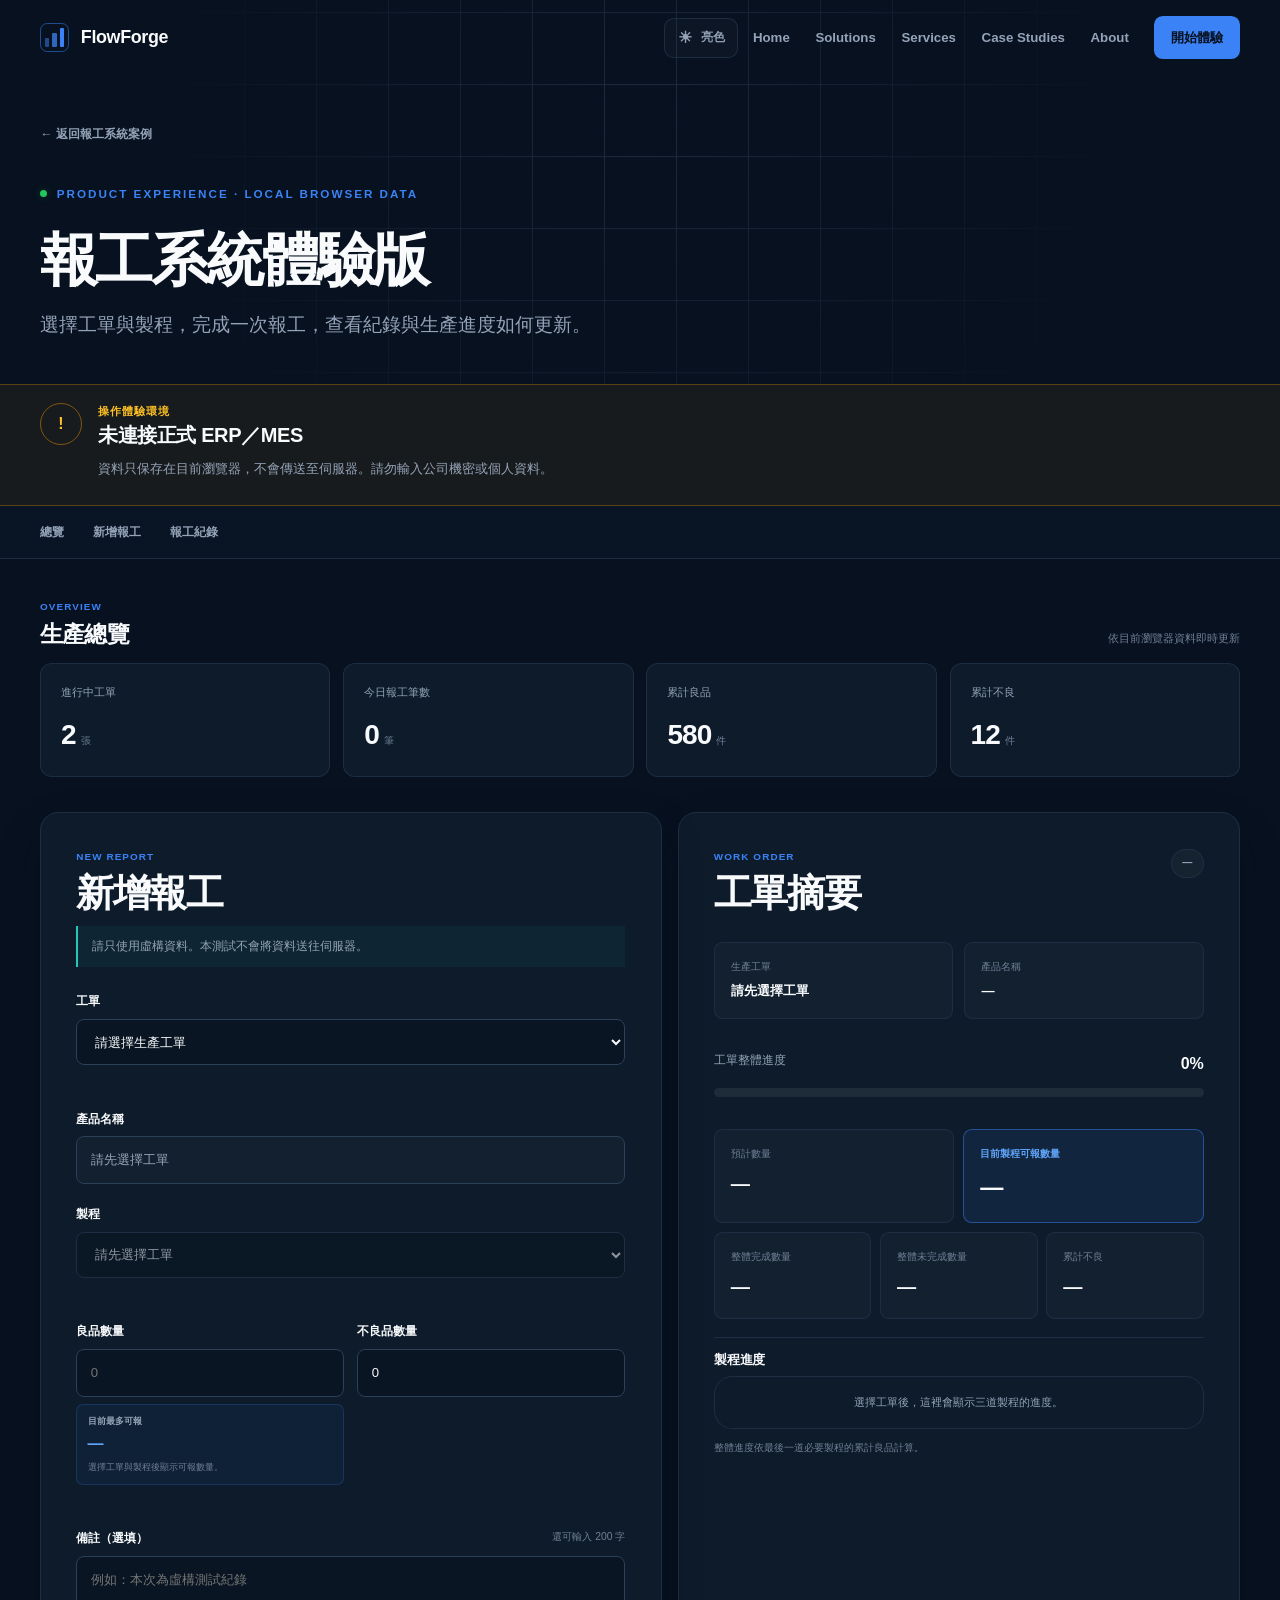
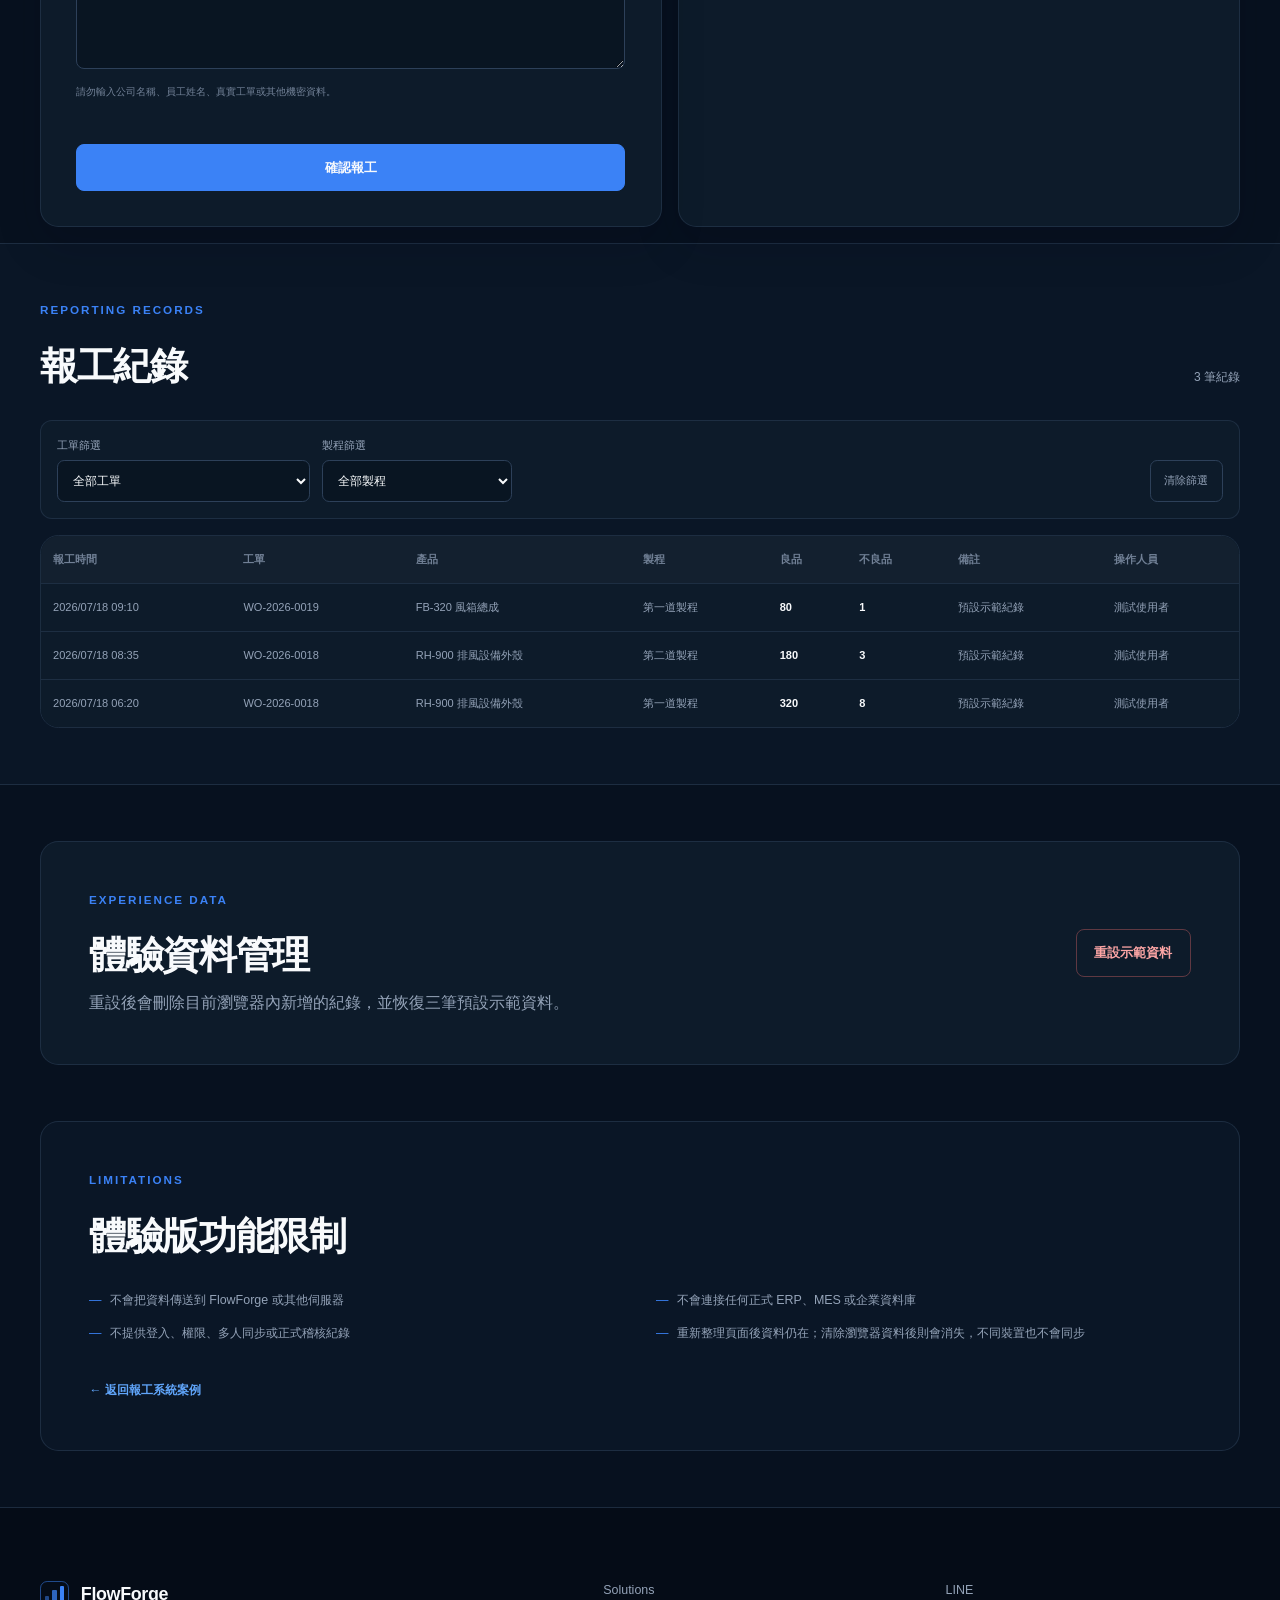
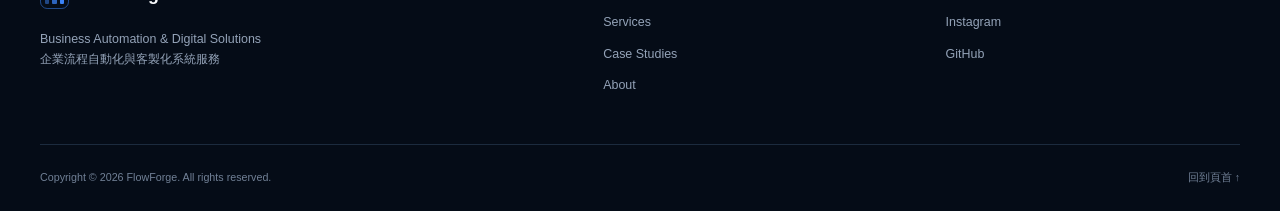
<file: try/work-reporting/index.html>
<!doctype html>
<html lang="zh-Hant">
<head>
  <meta charset="utf-8">
  <meta name="viewport" content="width=device-width, initial-scale=1">
  <meta name="description" content="FlowForge 報工系統體驗版。使用虛構資料體驗新增報工、紀錄查詢與生產進度更新。">
  <meta name="theme-color" content="#07111f">
  <title>報工系統體驗版｜FlowForge</title>
  <link rel="stylesheet" href="../../style.css">
  <link rel="stylesheet" href="app.css">
  <script src="../../script.js" defer></script>
  <script src="app.js" defer></script>
</head>
<body>
  <a class="skip-link" href="#main-content">跳至主要內容</a>

  <header class="site-header" data-header>
    <div class="container nav-shell">
      <a class="brand" href="/#home" aria-label="FlowForge 首頁">
        <span class="brand-mark" aria-hidden="true"><span></span><span></span><span></span></span>
        <span>FlowForge</span>
      </a>
      <button class="nav-toggle" type="button" aria-expanded="false" aria-controls="site-nav" aria-label="開啟導覽選單">
        <span></span><span></span>
      </button>
      <nav id="site-nav" class="site-nav" aria-label="主要導覽">
        <a href="/#home">Home</a>
        <a href="/#solutions">Solutions</a>
        <a href="/#services">Services</a>
        <a href="/#cases">Case Studies</a>
        <a href="/#about">About</a>
        <a class="nav-cta" href="#report-panel">開始體驗</a>
      </nav>
    </div>
  </header>

  <main id="main-content" class="demo-main">
    <section class="demo-intro section-grid">
      <div class="container demo-intro-inner">
        <a class="demo-back" href="/cases/work-reporting/">← 返回報工系統案例</a>
        <p class="eyebrow"><span class="status-dot"></span> Product Experience · Local Browser Data</p>
        <h1>報工系統體驗版</h1>
        <p>選擇工單與製程，完成一次報工，查看紀錄與生產進度如何更新。</p>
      </div>
    </section>

    <section class="test-warning" aria-labelledby="warning-title">
      <div class="container warning-layout">
        <div class="warning-mark" aria-hidden="true">!</div>
        <div>
          <p class="warning-label">操作體驗環境</p>
          <h2 id="warning-title">未連接正式 ERP／MES</h2>
          <p>資料只保存在目前瀏覽器，不會傳送至伺服器。請勿輸入公司機密或個人資料。</p>
        </div>
      </div>
    </section>

    <nav class="system-nav" aria-label="體驗版功能導覽">
      <div class="container system-nav-inner">
        <a href="#overview">總覽</a>
        <a href="#report-panel">新增報工</a>
        <a href="#records">報工紀錄</a>
      </div>
    </nav>

    <div class="container recovery-message" id="recovery-message" role="status" hidden></div>

    <section class="overview-section" id="overview" aria-labelledby="overview-title">
      <div class="container">
        <div class="overview-heading"><div><p class="panel-kicker">Overview</p><h2 id="overview-title">生產總覽</h2></div><span>依目前瀏覽器資料即時更新</span></div>
        <div class="overview-grid">
          <article class="overview-card"><span>進行中工單</span><strong id="metric-active-orders">0</strong><small>張</small></article>
          <article class="overview-card"><span>今日報工筆數</span><strong id="metric-today-reports">0</strong><small>筆</small></article>
          <article class="overview-card"><span>累計良品</span><strong id="metric-good-total">0</strong><small>件</small></article>
          <article class="overview-card"><span>累計不良</span><strong id="metric-defect-total">0</strong><small>件</small></article>
        </div>
      </div>
    </section>

    <section class="demo-section workspace-section" aria-label="新增報工與工單摘要">
      <div class="container demo-workspace">
        <section class="app-panel order-summary-panel" aria-labelledby="summary-title">
          <div class="panel-heading">
            <div><p class="panel-kicker">Work Order</p><h2 id="summary-title">工單摘要</h2></div>
            <span class="order-status" id="order-status">—</span>
          </div>
          <div class="selected-order">
            <div><small>生產工單</small><strong id="summary-order-id">請先選擇工單</strong></div>
            <div><small>產品名稱</small><strong id="summary-product">—</strong></div>
          </div>
          <div class="overall-progress">
            <div class="progress-heading"><span>工單整體進度</span><strong id="overall-progress-value">0%</strong></div>
            <div class="app-progress-track" role="progressbar" aria-label="工單整體進度" aria-valuemin="0" aria-valuemax="100" aria-valuenow="0" id="overall-progress-track"><i></i></div>
          </div>
          <div class="summary-metrics">
            <div class="summary-metric-wide"><small>預計數量</small><strong id="summary-planned">—</strong></div>
            <div class="summary-metric-wide summary-metric-primary"><small>目前製程可報數量</small><strong id="summary-process-remaining">—</strong></div>
            <div><small>整體完成數量</small><strong id="summary-good">—</strong></div>
            <div><small>整體未完成數量</small><strong id="summary-remaining">—</strong></div>
            <div><small>累計不良</small><strong id="summary-defect">—</strong></div>
          </div>
          <div class="summary-process-section" aria-labelledby="summary-process-title">
            <h3 id="summary-process-title">製程進度</h3>
            <div class="process-progress-grid" id="process-progress-grid"></div>
          </div>
          <p class="summary-note" id="summary-progress-note">整體進度依最後一道必要製程的累計良品計算。</p>
        </section>

        <section class="app-panel report-form-panel" id="report-panel" aria-labelledby="form-title">
          <div class="panel-heading">
            <div><p class="panel-kicker">New Report</p><h2 id="form-title">新增報工</h2></div>
          </div>
          <p class="form-privacy-note">請只使用虛構資料。本測試不會將資料送往伺服器。</p>
          <form id="report-form" novalidate>
            <div class="field-group">
              <label for="work-order">工單</label>
              <select id="work-order" name="workOrderId" required aria-describedby="work-order-error">
                <option value="">請選擇生產工單</option>
              </select>
              <p class="field-error" id="work-order-error"></p>
            </div>

            <div class="field-group">
              <label for="product-name">產品名稱</label>
              <input id="product-name" type="text" value="請先選擇工單" readonly>
            </div>

            <div class="field-group">
              <label for="process">製程</label>
              <select id="process" name="processId" required aria-describedby="process-error" disabled>
                <option value="">請先選擇工單</option>
              </select>
              <p class="field-error" id="process-error"></p>
            </div>

            <div class="quantity-grid">
              <div class="field-group">
                <label for="good-qty">良品數量</label>
                <input id="good-qty" name="goodQty" type="number" min="0" step="1" inputmode="numeric" placeholder="0" required aria-describedby="good-qty-help good-qty-error">
                <div class="reportable-info" id="good-qty-help">
                  <span>目前最多可報</span>
                  <strong id="good-qty-limit">—</strong>
                  <small id="good-qty-reason">選擇工單與製程後顯示可報數量。</small>
                </div>
                <p class="field-error" id="good-qty-error"></p>
              </div>
              <div class="field-group">
                <label for="defect-qty">不良品數量</label>
                <input id="defect-qty" name="defectQty" type="number" min="0" step="1" inputmode="numeric" value="0" aria-describedby="defect-qty-error">
                <p class="field-error" id="defect-qty-error"></p>
              </div>
            </div>

            <div class="field-group">
              <div class="label-row"><label for="remark">備註（選填）</label><span id="remark-count">還可輸入 200 字</span></div>
              <textarea id="remark" name="remark" maxlength="200" rows="4" aria-describedby="remark-help remark-error" placeholder="例如：本次為虛構測試紀錄"></textarea>
              <p class="field-help" id="remark-help">請勿輸入公司名稱、員工姓名、真實工單或其他機密資料。</p>
              <p class="field-error" id="remark-error"></p>
            </div>

            <button class="app-primary-button" type="submit">確認報工</button>
          </form>
          <div class="action-message" id="action-message" role="status" aria-live="polite" hidden></div>
        </section>
      </div>
    </section>

    <section class="demo-section records-section" id="records" aria-labelledby="records-title">
      <div class="container">
        <div class="demo-section-heading records-heading">
          <div><p class="eyebrow">Reporting Records</p><h2 id="records-title">報工紀錄</h2></div>
          <span id="record-count">0 筆紀錄</span>
        </div>
        <div class="record-filters" aria-label="報工紀錄篩選">
          <label for="record-order-filter">工單篩選<select id="record-order-filter"><option value="">全部工單</option></select></label>
          <label for="record-process-filter">製程篩選<select id="record-process-filter"><option value="">全部製程</option></select></label>
          <button type="button" id="clear-record-filters">清除篩選</button>
        </div>
        <div class="records-table-wrap">
          <table class="records-table">
            <thead><tr><th>報工時間</th><th>工單</th><th>產品</th><th>製程</th><th>良品</th><th>不良品</th><th>備註</th><th>操作人員</th></tr></thead>
            <tbody id="records-table-body"></tbody>
          </table>
        </div>
        <div class="records-card-list" id="records-card-list"></div>
        <p class="empty-state" id="records-empty" hidden>目前沒有報工紀錄。</p>
      </div>
    </section>

    <section class="demo-section demo-management" aria-labelledby="management-title">
      <div class="container management-grid">
        <div>
          <p class="eyebrow">Experience Data</p>
          <h2 id="management-title">體驗資料管理</h2>
          <p>重設後會刪除目前瀏覽器內新增的紀錄，並恢復三筆預設示範資料。</p>
        </div>
        <button class="app-secondary-button app-danger-button" type="button" id="open-reset-dialog">重設示範資料</button>
      </div>
    </section>

    <section class="demo-section usage-limits" aria-labelledby="limits-title">
      <div class="container limits-card">
        <p class="eyebrow">Limitations</p>
        <h2 id="limits-title">體驗版功能限制</h2>
        <ul>
          <li>不會把資料傳送到 FlowForge 或其他伺服器</li>
          <li>不會連接任何正式 ERP、MES 或企業資料庫</li>
          <li>不提供登入、權限、多人同步或正式稽核紀錄</li>
          <li>重新整理頁面後資料仍在；清除瀏覽器資料後則會消失，不同裝置也不會同步</li>
        </ul>
        <a class="demo-return-link" href="/cases/work-reporting/">← 返回報工系統案例</a>
      </div>
    </section>
  </main>

  <dialog class="reset-dialog" id="reset-dialog" aria-labelledby="reset-title">
    <form method="dialog" class="reset-dialog-card">
      <div class="dialog-heading"><p class="panel-kicker">Reset Test Data</p><h2 id="reset-title">重設示範資料</h2></div>
      <p>這會刪除目前瀏覽器中的所有測試報工紀錄，並恢復預設示範資料。此動作無法復原。</p>
      <label class="reset-confirm-label"><input type="checkbox" id="reset-confirm-check"> <span>我了解目前的測試紀錄會被清除</span></label>
      <div class="dialog-actions">
        <button class="app-secondary-button" type="button" id="cancel-reset">取消</button>
        <button class="app-primary-button app-danger-confirm" type="button" id="confirm-reset" disabled>確認重設</button>
      </div>
    </form>
  </dialog>

  <footer class="site-footer">
    <div class="container footer-grid">
      <div><a class="brand" href="/#home"><span class="brand-mark" aria-hidden="true"><span></span><span></span><span></span></span><span>FlowForge</span></a><p>Business Automation &amp; Digital Solutions<br>企業流程自動化與客製化系統服務</p></div>
      <div class="footer-links"><a href="/#solutions">Solutions</a><a href="/#services">Services</a><a href="/#cases">Case Studies</a><a href="/#about">About</a></div>
      <div class="footer-meta"><a href="https://line.me/ti/p/90dKJ0dKEm" target="_blank" rel="noopener noreferrer">LINE</a><a href="https://www.instagram.com/1ul_1025/" target="_blank" rel="noopener noreferrer">Instagram</a><a href="https://github.com/s96405" target="_blank" rel="noopener noreferrer">GitHub</a></div>
    </div>
    <div class="container footer-bottom"><span>Copyright © <span data-year></span> FlowForge. All rights reserved.</span><a href="#main-content">回到頁首 ↑</a></div>
  </footer>
</body>
</html>
</file>
<file: style.css>
:root {
  --color-bg: #07111f;
  --color-bg-soft: #0a1626;
  --color-surface: #0d1b2a;
  --color-surface-raised: #12243a;
  --color-text: #f8fafc;
  --color-muted: #94a3b8;
  --color-subtle: #718096;
  --color-accent: #3b82f6;
  --color-accent-strong: #60a5fa;
  --color-accent-soft: rgba(59, 130, 246, .1);
  --color-highlight: #22c7b8;
  --color-highlight-soft: rgba(34, 199, 184, .1);
  --color-success: #22c55e;
  --color-line: rgba(34, 50, 71, .82);
  --color-line-strong: #2d4059;
  --space-1: .5rem;
  --space-2: .75rem;
  --space-3: 1rem;
  --space-4: 1.5rem;
  --space-5: 2rem;
  --space-6: 3rem;
  --space-7: 4.5rem;
  --space-8: 7rem;
  --radius-sm: .75rem;
  --radius-md: 1.15rem;
  --radius-lg: 1.75rem;
  --shadow-card: 0 24px 60px rgba(2, 8, 23, .3);
  --shadow-glow: 0 16px 56px rgba(37, 99, 235, .09);
  --container: 1200px;
  --header-height: 76px;
  --ease: cubic-bezier(.2, .8, .2, 1);
}

html[data-theme="dark"] { color-scheme: dark; }
html[data-theme="light"] {
  color-scheme: light;
  --color-bg: #f4f7fb;
  --color-bg-soft: #eaf0f7;
  --color-surface: #ffffff;
  --color-surface-raised: #f7f9fc;
  --color-text: #172033;
  --color-muted: #5b687b;
  --color-subtle: #718096;
  --color-line: rgba(216, 224, 234, .92);
  --color-line-strong: #c6d1df;
  --shadow-card: 0 20px 48px rgba(31, 50, 78, .12);
  --shadow-glow: 0 14px 44px rgba(37, 99, 235, .08);
}

*, *::before, *::after { box-sizing: border-box; }
html { scroll-behavior: smooth; scroll-padding-top: calc(var(--header-height) + 1rem); }
body { margin: 0; color: var(--color-text); background: var(--color-bg); font-family: Inter, ui-sans-serif, -apple-system, BlinkMacSystemFont, "Segoe UI", "Noto Sans TC", sans-serif; line-height: 1.65; -webkit-font-smoothing: antialiased; }
body.nav-open { overflow: hidden; }
a { color: inherit; text-decoration: none; }
button, a { -webkit-tap-highlight-color: transparent; }
button { font: inherit; }
img, svg { display: block; max-width: 100%; }
h1, h2, h3, p { margin-top: 0; }
h1, h2, h3 { line-height: 1.15; letter-spacing: -.035em; }
h1, h2, .section-heading h2, .contact-card h2 { text-wrap: balance; overflow-wrap: normal; word-break: keep-all; }
p { color: var(--color-muted); }
.container { width: min(calc(100% - 3rem), var(--container)); margin-inline: auto; }
.skip-link { position: fixed; left: 1rem; top: -5rem; z-index: 999; padding: .8rem 1rem; color: var(--color-bg); background: var(--color-accent); border-radius: var(--radius-sm); font-weight: 700; }
.skip-link:focus { top: 1rem; }
:focus-visible { outline: 3px solid var(--color-accent); outline-offset: 4px; }

.section-grid { position: relative; background-image: linear-gradient(var(--color-line) 1px, transparent 1px), linear-gradient(90deg, var(--color-line) 1px, transparent 1px); background-size: 72px 72px; background-position: center; }
.section-grid::before { content: ""; position: absolute; inset: 0; pointer-events: none; background: radial-gradient(circle at 50% 30%, transparent 0, var(--color-bg) 72%); }
.section { position: relative; padding: var(--space-8) 0; overflow: hidden; }
.section-muted { background: var(--color-bg-soft); border-block: 1px solid var(--color-line); }
.section-heading { position: relative; z-index: 1; display: grid; grid-template-columns: minmax(0, 1.5fr) minmax(270px, .7fr); gap: var(--space-7); align-items: end; margin-bottom: var(--space-7); }
.section-heading.compact { margin-bottom: var(--space-6); }
.section-heading h2, .about-copy h2, .contact-card h2 { margin-bottom: 0; max-width: 760px; font-size: clamp(2.15rem, 3.2vw, 2.75rem); }
.section-heading > p { margin-bottom: .4rem; max-width: 480px; }
.eyebrow { display: flex; align-items: center; gap: .6rem; margin-bottom: var(--space-4); color: var(--color-accent); font-size: .73rem; font-weight: 750; letter-spacing: .17em; text-transform: uppercase; }
.status-dot, .live i, .visual-footer i { width: .45rem; height: .45rem; display: inline-block; border-radius: 50%; background: var(--color-success); box-shadow: 0 0 8px rgba(34, 197, 94, .28); }

.site-header { position: fixed; inset: 0 0 auto; z-index: 100; height: var(--header-height); border-bottom: 1px solid transparent; transition: background .25s ease, border-color .25s ease; }
.site-header.is-scrolled { background: rgba(7, 17, 31, .88); border-color: var(--color-line); backdrop-filter: blur(18px); }
.nav-shell { height: 100%; display: flex; align-items: center; justify-content: flex-start; gap: clamp(.55rem, 1.2vw, 1rem); }
.brand { display: inline-flex; align-items: center; gap: .75rem; font-size: 1.12rem; font-weight: 760; letter-spacing: -.02em; }
.brand-mark { width: 1.8rem; height: 1.8rem; display: grid; grid-template-columns: repeat(3, 1fr); gap: 3px; align-items: end; padding: 4px; border: 1px solid rgba(59, 130, 246, .52); border-radius: .45rem; }
.brand-mark span { display: block; background: var(--color-accent); border-radius: 1px; }
.brand-mark span:nth-child(1) { height: 45%; opacity: .5; }.brand-mark span:nth-child(2) { height: 75%; opacity: .75; }.brand-mark span:nth-child(3) { height: 100%; }
.site-nav { display: flex; align-items: center; gap: clamp(1rem, 2vw, 2rem); }
.site-nav a { position: relative; color: var(--color-muted); font-size: .83rem; font-weight: 650; transition: color .2s ease; }
.site-nav a:not(.nav-cta)::after { content: ""; position: absolute; left: 0; right: 100%; bottom: -.6rem; height: 1px; background: var(--color-accent); transition: right .25s var(--ease); }
.site-nav a:hover, .site-nav a.is-active { color: var(--color-text); }
.site-nav a.is-active::after, .site-nav a:hover::after { right: 0; }
.site-nav .nav-cta { padding: .65rem 1.05rem; color: var(--color-bg); background: var(--color-accent); border-radius: .55rem; }
.drawer-nav-group { display: contents; }
.drawer-section-label,
.drawer-social-group { display: none; }
.nav-toggle { display: none; width: 44px; height: 44px; border: 1px solid var(--color-line); color: var(--color-text); background: transparent; border-radius: .6rem; cursor: pointer; }
.nav-toggle span { display: block; width: 18px; height: 1px; margin: 5px auto; background: currentColor; transition: transform .2s ease; }
.theme-toggle { min-width: 40px; min-height: 40px; flex: 0 0 auto; display: inline-flex; align-items: center; justify-content: center; gap: .45rem; margin-left: auto; padding: .45rem .72rem; color: var(--color-muted); background: rgba(255,255,255,.025); border: 1px solid var(--color-line); border-radius: .6rem; font: inherit; font-size: .72rem; font-weight: 700; white-space: nowrap; cursor: pointer; transition: color .2s ease, background .2s ease, border-color .2s ease; }
.theme-toggle:hover { color: var(--color-text); background: var(--color-accent-soft); border-color: rgba(96,165,250,.5); }
.theme-toggle:focus-visible { outline: 3px solid var(--color-accent); outline-offset: 3px; }
.theme-toggle-icon { width: 1.1rem; height: 1.1rem; display: inline-grid; place-items: center; flex: 0 0 auto; font-size: 1rem; line-height: 1; }
.theme-toggle-text { display: inline; }
.theme-toggle + .nav-toggle { margin-left: 0; }

.hero { min-height: 850px; display: flex; align-items: center; padding: calc(var(--header-height) + var(--space-7)) 0 var(--space-7); overflow: hidden; }
.hero-glow { position: absolute; width: 38rem; height: 38rem; right: -14rem; top: 6rem; border-radius: 50%; background: rgba(37, 99, 235, .12); filter: blur(120px); pointer-events: none; }
.hero-layout { position: relative; z-index: 1; display: grid; grid-template-columns: minmax(0, 60fr) minmax(390px, 40fr); gap: clamp(2rem, 3vw, 3rem); align-items: center; }
.hero-copy { min-width: 0; }
.hero-copy h1 { max-width: 760px; margin-bottom: var(--space-5); font-size: clamp(2.8rem, 3.2vw, 3.5rem); font-weight: 760; line-height: 1.08; letter-spacing: -.04em; text-wrap: balance; word-break: keep-all; }
.hero-title-line { display: block; white-space: nowrap; }
.hero-title-accent { color: var(--color-accent); }
.hero-lead { max-width: 650px; margin-bottom: var(--space-5); font-size: clamp(1.05rem, 1.5vw, 1.27rem); }
.button-group { display: flex; flex-wrap: wrap; gap: .8rem; }
.button { min-height: 50px; display: inline-flex; align-items: center; justify-content: center; gap: 1.2rem; padding: .78rem 1.35rem; border: 1px solid transparent; border-radius: .65rem; font-size: .9rem; font-weight: 720; transition: transform .25s var(--ease), background .25s ease, border-color .25s ease, box-shadow .25s ease; }
.button:hover { transform: translateY(-2px); }
.button-primary { color: var(--color-text); background: var(--color-accent); box-shadow: 0 10px 28px rgba(37, 99, 235, .18); }
.button-primary:hover { background: var(--color-accent-strong); box-shadow: 0 14px 34px rgba(37, 99, 235, .22); }
.button-secondary { color: var(--color-text); background: rgba(255,255,255,.025); border-color: var(--color-line-strong); }
.button-secondary:hover { border-color: rgba(96, 165, 250, .58); background: var(--color-accent-soft); }
.hero-notes { display: flex; flex-wrap: wrap; gap: 1.5rem; margin: var(--space-5) 0 0; padding: 0; list-style: none; color: var(--color-subtle); font-size: .78rem; }
.hero-notes li::before { content: "✓"; margin-right: .45rem; color: var(--color-success); }

.flow-visual { min-height: 490px; padding: var(--space-4); background: linear-gradient(145deg, rgba(18, 36, 58, .96), rgba(9, 23, 40, .97)); border: 1px solid var(--color-line-strong); border-radius: var(--radius-lg); box-shadow: var(--shadow-card), var(--shadow-glow); transform: perspective(1000px) rotateY(-2deg); }
.visual-topline, .visual-footer { display: flex; align-items: center; justify-content: space-between; color: var(--color-subtle); font-size: .7rem; letter-spacing: .08em; text-transform: uppercase; }
.visual-topline { padding: .15rem .2rem 1rem; border-bottom: 1px solid var(--color-line); }
.live, .visual-footer strong { display: flex; align-items: center; gap: .45rem; color: var(--color-success); }
.flow-stage { min-height: 370px; display: grid; grid-template-columns: 1fr 50px 1fr; align-items: center; }
.source-stack { display: grid; gap: .75rem; }
.source-card { display: flex; align-items: center; gap: .8rem; padding: .85rem; background: rgba(255,255,255,.025); border: 1px solid var(--color-line); border-radius: var(--radius-sm); }
.source-card b, .source-card small { display: block; }.source-card b { font-size: .78rem; }.source-card small { color: var(--color-subtle); font-size: .63rem; }
.source-icon { width: 2rem; height: 2rem; display: grid; place-items: center; flex: 0 0 auto; color: var(--color-accent-strong); background: var(--color-accent-soft); border: 1px solid rgba(59, 130, 246, .24); border-radius: .5rem; font-size: .6rem; font-weight: 800; }
.flow-line { height: 1px; position: relative; overflow: hidden; background: var(--color-line-strong); }
.flow-line::after { content: ""; position: absolute; inset: -2px auto -2px 0; width: 8px; background: var(--color-accent); filter: blur(2px); animation: travel 2.4s linear infinite; }
.result-card { min-height: 240px; display: grid; place-items: center; position: relative; padding: var(--space-4); border: 1px solid rgba(59, 130, 246, .3); border-radius: var(--radius-md); background: radial-gradient(circle at 50% 45%, rgba(59, 130, 246, .09), transparent 64%); }
.result-label { position: absolute; top: 1rem; right: 1rem; padding: .25rem .5rem; color: var(--color-success); background: rgba(34, 197, 94, .08); border-radius: .3rem; font-size: .52rem; font-weight: 800; letter-spacing: .1em; }
.result-ring { width: 126px; height: 126px; display: grid; place-content: center; text-align: center; border-radius: 50%; background: radial-gradient(circle closest-side, var(--color-surface) 82%, transparent 83% 99%), conic-gradient(var(--color-accent) 72%, rgba(255,255,255,.08) 0); }
.result-ring strong { font-size: 1.65rem; }.result-ring small { display: block; color: var(--color-subtle); font-size: .6rem; }
.result-bars { height: 34px; display: flex; align-items: end; gap: 5px; }.result-bars i { width: 5px; background: var(--color-accent); opacity: .5; border-radius: 2px 2px 0 0; }.result-bars i:nth-child(1){height:30%}.result-bars i:nth-child(2){height:50%}.result-bars i:nth-child(3){height:42%}.result-bars i:nth-child(4){height:80%}.result-bars i:nth-child(5){height:100%;opacity:1}
.visual-footer { padding-top: 1rem; border-top: 1px solid var(--color-line); }.visual-footer strong { font-size: .62rem; }

.trust-strip { position: relative; border-block: 1px solid var(--color-line); background: var(--color-bg-soft); }
.trust-grid { display: grid; grid-template-columns: repeat(4, 1fr); }
.trust-grid div { min-height: 120px; display: grid; align-content: center; padding: 1.5rem; border-right: 1px solid var(--color-line); }.trust-grid div:first-child { border-left: 1px solid var(--color-line); }
.trust-grid strong { margin-bottom: .2rem; font-size: 1.25rem; }.trust-grid span { color: var(--color-subtle); font-size: .72rem; }

.bento-grid { position: relative; z-index: 1; display: grid; grid-template-columns: repeat(3, 1fr); gap: 1rem; }
.pain-grid { grid-template-columns: repeat(2, 1fr); }
.pain-grid .bento-card { min-height: 290px; }
.bento-card { min-height: 260px; position: relative; overflow: hidden; padding: var(--space-5); background: linear-gradient(145deg, rgba(15, 31, 50, .98), rgba(10, 22, 38, .98)); border: 1px solid var(--color-line); border-radius: var(--radius-md); box-shadow: 0 18px 40px rgba(2, 8, 23, .16); transition: transform .3s var(--ease), border-color .3s ease, box-shadow .3s ease; }
.bento-card:hover, .service-card:hover, .case-card:hover { transform: translateY(-5px); border-color: rgba(59, 130, 246, .4); box-shadow: var(--shadow-card); }
.bento-wide { grid-column: span 2; display: grid; grid-template-columns: 1.1fr .9fr; gap: 2rem; align-items: end; min-height: 350px; }
.bento-tall { grid-row: span 2; min-height: 580px; display: flex; flex-direction: column; }
.card-number, .service-index { color: var(--color-subtle); font-size: .66rem; font-weight: 760; letter-spacing: .1em; }
.card-number { position: absolute; top: 1.5rem; right: 1.5rem; }
.card-kicker { display: block; margin-bottom: 1rem; color: var(--color-accent); font-size: .65rem; font-weight: 750; letter-spacing: .13em; text-transform: uppercase; }
.bento-card h3 { max-width: 540px; margin-bottom: 1rem; font-size: clamp(1.35rem, 2vw, 2rem); }.bento-card p { margin-bottom: 0; font-size: .9rem; }
.mini-flow { align-self: stretch; display: flex; align-items: center; justify-content: center; gap: .5rem; padding: 1.4rem; background: rgba(0,0,0,.15); border: 1px solid var(--color-line); border-radius: var(--radius-sm); }
.mini-flow span { padding: .4rem .5rem; color: var(--color-muted); background: rgba(255,255,255,.03); border-radius: .35rem; font-size: .58rem; }.mini-flow i { width: 18px; height: 1px; background: var(--color-accent); opacity: .55; }
.pulse-chart { flex: 1; display: flex; align-items: end; gap: 7px; margin-top: 3rem; padding-top: 2rem; border-bottom: 1px solid var(--color-line); background-image: repeating-linear-gradient(to bottom, var(--color-line) 0 1px, transparent 1px 50px); }
.pulse-chart span { width: 100%; height: var(--h); background: linear-gradient(to top, rgba(59, 130, 246, .14), var(--color-accent)); border-radius: 4px 4px 0 0; opacity: .72; }

.service-grid { display: grid; grid-template-columns: repeat(3, 1fr); border-top: 1px solid var(--color-line); border-left: 1px solid var(--color-line); }
.service-card { min-height: 330px; position: relative; padding: var(--space-5); border-right: 1px solid var(--color-line); border-bottom: 1px solid var(--color-line); background: rgba(255,255,255,.008); transition: transform .3s var(--ease), border-color .3s ease, background .3s ease, box-shadow .3s ease; }
.service-card:hover { z-index: 2; background: var(--color-surface); }.service-index { position: absolute; right: 1.5rem; top: 1.5rem; }
.service-card h3 { margin: 2rem 0 .8rem; font-size: 1.2rem; letter-spacing: -.02em; }.service-card p { font-size: .86rem; }.service-card a { position: absolute; bottom: 1.6rem; color: var(--color-muted); font-size: .75rem; font-weight: 700; }.service-card a span { margin-left: .4rem; color: var(--color-accent); }
.line-icon { width: 42px; height: 42px; position: relative; color: var(--color-accent-strong); border: 1px solid rgba(59, 130, 246, .34); border-radius: .6rem; }
.line-icon::before, .line-icon::after { content: ""; position: absolute; }
.sheet::before { inset: 9px 11px; border: 1px solid currentColor; }.sheet::after { left: 15px; right: 15px; top: 17px; height: 1px; background: currentColor; box-shadow: 0 5px currentColor; }
.nodes::before { width: 6px; height: 6px; top: 8px; left: 8px; border: 1px solid currentColor; border-radius: 50%; box-shadow: 18px 8px 0 -1px var(--color-surface), 18px 8px 0 0 currentColor, 5px 20px 0 -1px var(--color-surface), 5px 20px 0 0 currentColor; }.nodes::after { width: 20px; height: 17px; left: 11px; top: 13px; border-left: 1px solid currentColor; border-bottom: 1px solid currentColor; transform: skewX(-28deg); }
.spark::before { width: 15px; height: 15px; left: 13px; top: 13px; border: 1px solid currentColor; transform: rotate(45deg); }.spark::after { inset: 7px; border-block: 1px solid currentColor; transform: rotate(45deg); }
.window::before { inset: 9px; border: 1px solid currentColor; border-radius: 2px; }.window::after { left: 10px; right: 10px; top: 15px; height: 1px; background: currentColor; }
.chart::before { left: 10px; right: 10px; bottom: 10px; height: 18px; border-left: 1px solid currentColor; border-bottom: 1px solid currentColor; }.chart::after { width: 17px; height: 10px; left: 14px; top: 13px; border-top: 1px solid currentColor; border-right: 1px solid currentColor; transform: skewY(-25deg); }
.loop::before { inset: 10px; border: 1px solid currentColor; border-radius: 50%; border-left-color: transparent; }.loop::after { width: 5px; height: 5px; left: 8px; top: 17px; border-left: 1px solid currentColor; border-bottom: 1px solid currentColor; transform: rotate(-20deg); }

.case-grid { position: relative; z-index: 1; display: grid; grid-template-columns: repeat(2, 1fr); gap: 1rem; }
.case-card { display: grid; grid-template-columns: 1.05fr .95fr; min-height: 320px; overflow: hidden; background: var(--color-surface); border: 1px solid var(--color-line); border-radius: var(--radius-md); transition: transform .3s var(--ease), border-color .3s ease, box-shadow .3s ease; }
.case-featured { grid-column: span 2; grid-template-columns: 1.2fr .8fr; min-height: 390px; }
.case-preview { position: relative; overflow: hidden; display: grid; place-items: center; min-height: 100%; background-color: #0a1829; background-image: radial-gradient(circle at 20% 20%, rgba(59, 130, 246, .1), transparent 35%), linear-gradient(var(--color-line) 1px, transparent 1px), linear-gradient(90deg,var(--color-line) 1px,transparent 1px); background-size: auto, 32px 32px, 32px 32px; border-right: 1px solid var(--color-line); }
.case-content { display: flex; flex-direction: column; justify-content: center; padding: var(--space-5); }.case-content h3 { margin: 1.2rem 0 .8rem; font-size: 1.45rem; }.case-content p { font-size: .86rem; }.case-content a { margin-top: auto; padding-top: 1rem; color: var(--color-text); font-size: .75rem; font-weight: 700; }.case-content a span { float: right; color: var(--color-accent); }
.tag-row { display: flex; flex-wrap: wrap; gap: .4rem; }.tag-row span { padding: .25rem .5rem; color: var(--color-highlight); background: var(--color-highlight-soft); border: 1px solid rgba(34, 199, 184, .18); border-radius: 2rem; font-size: .55rem; font-weight: 750; letter-spacing: .06em; text-transform: uppercase; }
.case-ui-window { width: calc(100% - 2rem); max-width: 620px; overflow: hidden; color: var(--color-text); background: rgba(7, 17, 31, .9); border: 1px solid var(--color-line-strong); border-radius: .8rem; box-shadow: 0 16px 38px rgba(2, 8, 23, .28); }
.case-ui-header { min-height: 38px; display: grid; grid-template-columns: auto 1fr auto; align-items: center; gap: .65rem; padding: .55rem .75rem; background: var(--color-surface-raised); border-bottom: 1px solid var(--color-line); }
.case-ui-header strong { overflow: hidden; font-size: .68rem; letter-spacing: -.01em; text-overflow: ellipsis; white-space: nowrap; }
.case-ui-header small { color: var(--color-subtle); font-size: .52rem; white-space: nowrap; }
.case-ui-dots { display: flex; gap: .25rem; }
.case-ui-dots i { width: 5px; height: 5px; border-radius: 50%; background: var(--color-subtle); }
.case-ui-dots i:nth-child(2) { background: var(--color-accent); }
.case-ui-dots i:nth-child(3) { background: var(--color-highlight); }
.case-ui-content { display: grid; gap: .75rem; padding: .8rem; }
.case-ui-stats { display: grid; grid-template-columns: repeat(3, minmax(0, 1fr)); gap: .45rem; }
.case-ui-stats > div { min-width: 0; padding: .55rem .6rem; background: var(--color-surface); border: 1px solid var(--color-line); border-radius: .5rem; }
.case-ui-stats span, .case-ui-stats strong { display: block; }
.case-ui-stats span { overflow: hidden; color: var(--color-subtle); font-size: .5rem; text-overflow: ellipsis; white-space: nowrap; }
.case-ui-stats strong { margin-top: .12rem; color: var(--color-text); font-size: .88rem; }
.case-ui-progress { padding: .6rem .7rem; background: var(--color-surface); border: 1px solid var(--color-line); border-radius: .5rem; }
.case-ui-progress > span { display: flex; justify-content: space-between; margin-bottom: .4rem; font-size: .56rem; }
.case-ui-progress > span b { color: var(--color-muted); }.case-ui-progress > span strong { color: var(--color-accent-strong); }
.case-ui-progress > i { height: 5px; display: block; overflow: hidden; background: var(--color-bg-soft); border-radius: 1rem; }
.case-ui-progress > i > b { width: var(--progress); height: 100%; display: block; background: linear-gradient(90deg, var(--color-accent), var(--color-highlight)); border-radius: inherit; }
.case-ui-table { overflow: hidden; border: 1px solid var(--color-line); border-radius: .5rem; }
.case-ui-row { min-height: 29px; display: grid; align-items: center; gap: .4rem; padding: .35rem .55rem; color: var(--color-muted); background: var(--color-surface); border-bottom: 1px solid var(--color-line); font-size: .52rem; }
.case-ui-row:last-child { border-bottom: 0; }
.case-ui-row strong { color: var(--color-text); font-size: inherit; }
.case-ui-table-head { min-height: 25px; color: var(--color-subtle); background: var(--color-bg-soft); font-size: .47rem; font-weight: 750; }
.production-table .case-ui-row { grid-template-columns: 1.35fr .8fr .55fr .8fr; }
.inventory-table .case-ui-row, .quality-table .case-ui-row { grid-template-columns: 1.1fr .7fr .65fr .65fr .85fr; }
.quality-table .case-ui-row { grid-template-columns: 1.05fr .75fr 1fr .65fr .85fr; }
.case-ui-status { width: max-content; max-width: 100%; padding: .16rem .35rem; border: 1px solid currentColor; border-radius: 2rem; font-size: .44rem; font-weight: 750; line-height: 1.2; white-space: nowrap; }
.case-ui-status.is-done { color: var(--color-success); background: rgba(34, 197, 94, .08); }
.case-ui-status.is-progress { color: var(--color-accent-strong); background: var(--color-accent-soft); }
.case-ui-status.is-alert { color: #f59e0b; background: rgba(245, 158, 11, .09); }
.case-ui-status.is-waiting { color: var(--color-highlight); background: var(--color-highlight-soft); }
.case-ui-flow { display: flex; align-items: center; gap: .3rem; padding: .1rem .15rem; color: var(--color-subtle); font-size: .48rem; font-weight: 700; }
.case-ui-flow span { white-space: nowrap; }.case-ui-flow span.is-active { color: var(--color-accent-strong); }
.case-ui-flow i { height: 1px; flex: 1; background: var(--color-line-strong); }
.leaf { width: 55px; height: 85px; border: 1px solid var(--color-highlight); border-radius: 90% 0 90% 0; transform: rotate(-18deg); background: var(--color-highlight-soft); }.leaf::after { content:""; position:absolute; width:1px; height:75px; left:45%; bottom:-35px; background:var(--color-highlight); transform:rotate(30deg); transform-origin:top; }.sensor-ring { position:absolute; width:130px;height:130px;border:1px solid rgba(34, 199, 184, .2);border-radius:50%;animation:pulse 3s ease-out infinite; }

.about-section { background: linear-gradient(135deg, var(--color-bg-soft), var(--color-bg)); border-top: 1px solid var(--color-line); }
.about-grid { display: grid; grid-template-columns: 1fr 1fr; gap: clamp(3rem, 9vw, 9rem); align-items: center; }
.about-copy h2 { max-width: 560px; margin-bottom: var(--space-5); }.about-copy p:not(.eyebrow) { max-width: 590px; }
.process-list { margin: 0; padding: 0; list-style: none; border-top: 1px solid var(--color-line); }.process-list li { display: grid; grid-template-columns: 52px 1fr; gap: 1rem; padding: 1.4rem 0; border-bottom: 1px solid var(--color-line); }.process-list > li > span { color: var(--color-accent); font-size: .68rem; font-weight: 800; }.process-list h3 { margin-bottom: .3rem; font-size: 1rem; }.process-list p { margin-bottom: 0; font-size: .8rem; }
.process-list-horizontal { display: grid; grid-template-columns: repeat(3, 1fr); border-left: 1px solid var(--color-line); }
.process-list-horizontal li { min-height: 190px; grid-template-columns: 38px 1fr; align-content: start; padding: var(--space-5); border-right: 1px solid var(--color-line); }
.capability-panel { padding: var(--space-5); background: var(--color-surface); border: 1px solid var(--color-line); border-radius: var(--radius-md); box-shadow: var(--shadow-card); }
.capability-panel h3 { margin-bottom: .8rem; font-size: 1.45rem; }
.capability-panel > p:not(.eyebrow) { margin-bottom: var(--space-4); font-size: .86rem; }
.capability-list { display: flex; flex-wrap: wrap; gap: .55rem; margin: 0; padding: 0; list-style: none; }
.capability-list li { padding: .42rem .7rem; color: var(--color-muted); background: var(--color-bg-soft); border: 1px solid var(--color-line); border-radius: 2rem; font-size: .7rem; font-weight: 700; }
.case-content strong { color: var(--color-text); font-weight: 700; }

.contact-section { position: relative; padding: var(--space-8) 0; overflow: hidden; }
.contact-card { position: relative; z-index: 1; display: flex; justify-content: space-between; align-items: end; gap: 3rem; padding: clamp(2rem, 5vw, 4rem); background: var(--color-accent); border-radius: var(--radius-lg); box-shadow: 0 24px 64px rgba(2, 8, 23, .3); }
.contact-card .eyebrow, .contact-card h2, .contact-card p { color: var(--color-bg); }.contact-card p { max-width: 650px; margin: 1.2rem 0 0; opacity: .72; }
.button-light { flex: 0 0 auto; color: var(--color-text); background: var(--color-bg); }.button-light:hover { background: #10213a; }
.site-footer { padding: var(--space-7) 0 1.5rem; border-top: 1px solid var(--color-line); background: #050c17; }
.footer-grid { display: grid; grid-template-columns: 1.4fr .8fr .8fr; gap: 3rem; }.footer-grid p { margin: 1rem 0 0; font-size: .78rem; }.footer-links, .footer-meta { display: grid; align-content: start; gap: .7rem; font-size: .78rem; }.footer-links a, .footer-meta a, .footer-meta span { color: var(--color-muted); }.footer-links a:hover, .footer-meta a:hover { color: var(--color-accent); }
.footer-contact-label { display: none; }
.footer-bottom { display: flex; justify-content: space-between; margin-top: var(--space-6); padding-top: 1.5rem; border-top: 1px solid var(--color-line); color: var(--color-subtle); font-size: .67rem; }

html[data-theme="light"] body { color: #172033; background: #f4f7fb; }
html[data-theme="light"] .site-header { color: #172033; background: rgba(244,247,251,.9); border-color: rgba(216,224,234,.8); backdrop-filter: blur(18px); }
html[data-theme="light"] .site-header.is-scrolled { background: rgba(244,247,251,.94); border-color: #d8e0ea; }
html[data-theme="light"] .brand { color: #172033; }
html[data-theme="light"] .site-nav a { color: #5b687b; }
html[data-theme="light"] .site-nav a:hover,
html[data-theme="light"] .site-nav a.is-active { color: #172033; }
html[data-theme="light"] .site-nav .nav-cta,
html[data-theme="light"] .button-primary { color: #ffffff; }
html[data-theme="light"] .theme-toggle { color: #5b687b; background: #ffffff; border-color: #d8e0ea; }
html[data-theme="light"] .theme-toggle:hover { color: #172033; background: rgba(59,130,246,.08); border-color: rgba(59,130,246,.45); }
html[data-theme="light"] .site-footer { color: #172033; background: #eaf0f7; border-color: #d8e0ea; }
html[data-theme="light"] .footer-links a,
html[data-theme="light"] .footer-meta a,
html[data-theme="light"] .footer-meta span { color: #5b687b; }
html[data-theme="light"] .footer-links a:hover,
html[data-theme="light"] .footer-meta a:hover { color: var(--color-accent); }
html[data-theme="light"] .footer-bottom { color: #718096; border-color: #d8e0ea; }
html[data-theme="light"] .section-muted,
html[data-theme="light"] .trust-strip { background: #eaf0f7; }
html[data-theme="light"] .flow-visual,
html[data-theme="light"] .bento-card { background: linear-gradient(145deg, #ffffff, #f1f5fa); border-color: #d8e0ea; }
html[data-theme="light"] .source-card,
html[data-theme="light"] .mini-flow,
html[data-theme="light"] .service-card,
html[data-theme="light"] .case-card,
html[data-theme="light"] .capability-panel,
html[data-theme="light"] .process-list li { background-color: #ffffff; border-color: #d8e0ea; }
html[data-theme="light"] .capability-list li { background: #eaf0f7; border-color: #d8e0ea; }
html[data-theme="light"] .case-preview { background-color: #edf3f9; border-color: #d8e0ea; }
html[data-theme="light"] .case-ui-window { background: rgba(255,255,255,.96); border-color: #c6d1df; box-shadow: 0 16px 38px rgba(31,50,78,.14); }
html[data-theme="light"] .case-ui-status.is-alert { color: #9a5b05; background: rgba(245,158,11,.12); }
html[data-theme="light"] .about-section { background: linear-gradient(135deg, #eaf0f7, #f4f7fb); border-color: #d8e0ea; }
html[data-theme="light"] .contact-card { background: var(--color-accent); box-shadow: 0 22px 52px rgba(37,99,235,.2); }
html[data-theme="light"] .contact-card .eyebrow,
html[data-theme="light"] .contact-card h2,
html[data-theme="light"] .contact-card p { color: #ffffff; }
html[data-theme="light"] .button-light { color: #172033; background: #ffffff; }
html[data-theme="light"] .button-light:hover { color: #172033; background: #eaf0f7; }

html[data-theme="light"] .demo-main { background: #f4f7fb; }
html[data-theme="light"] .system-nav { background: rgba(244,247,251,.94); border-color: #d8e0ea; }
html[data-theme="light"] .overview-card,
html[data-theme="light"] .app-panel,
html[data-theme="light"] .records-table,
html[data-theme="light"] .record-card,
html[data-theme="light"] .management-grid,
html[data-theme="light"] .limits-card,
html[data-theme="light"] .reset-dialog-card { color: #172033; background: #ffffff; border-color: #d8e0ea; }
html[data-theme="light"] .selected-order > div,
html[data-theme="light"] .summary-metrics > div,
html[data-theme="light"] .process-card,
html[data-theme="light"] .record-card-data div,
html[data-theme="light"] .reset-confirm-label { background: #f7f9fc; border-color: #d8e0ea; }
html[data-theme="light"] .field-group input,
html[data-theme="light"] .field-group select,
html[data-theme="light"] .field-group textarea,
html[data-theme="light"] .record-filters select { color: #172033; background: #ffffff; border-color: #c6d1df; }
html[data-theme="light"] .record-filters { background: #ffffff; border-color: #d8e0ea; }
html[data-theme="light"] .records-section { background: #eaf0f7; border-color: #d8e0ea; }
html[data-theme="light"] .records-table th { background: #f1f5fa; }
html[data-theme="light"] .records-table th,
html[data-theme="light"] .records-table td { border-color: #d8e0ea; }
html[data-theme="light"] .app-primary-button,
html[data-theme="light"] .app-danger-confirm { color: #ffffff; }

/* Homepage visual theme */
body.home-page {
  --color-bg: #07090d;
  --color-bg-soft: #0b0f15;
  --color-surface: #10151d;
  --color-surface-soft: rgba(16, 21, 29, .88);
  --color-surface-raised: #141b25;
  --color-text: #f4f6f9;
  --color-muted: #9aa3b2;
  --color-subtle: #687283;
  --color-line: rgba(255, 255, 255, .1);
  --color-line-strong: rgba(255, 255, 255, .16);
  --color-accent: #2f7df6;
  --color-accent-strong: #1769ff;
  --color-accent-soft: rgba(47, 125, 246, .14);
  --color-highlight: #2f7df6;
  --color-highlight-soft: rgba(47, 125, 246, .12);
  --header-height: 82px;
  --shadow-card: 0 20px 48px rgba(0, 0, 0, .24);
  --shadow-glow: none;
  background: var(--color-bg);
}

.home-page .site-header {
  background: rgba(8, 11, 16, .64);
  border-color: rgba(255, 255, 255, .06);
  backdrop-filter: blur(16px);
}
.home-page .site-header.is-scrolled { background: rgba(8, 11, 16, .88); border-color: var(--color-line); }
.home-page .site-nav a { color: #a9b2bf; }
.home-page .site-nav a:hover,
.home-page .site-nav a.is-active { color: #ffffff; }
.home-page .site-nav .nav-cta { color: #f4f6f9; background: rgba(7,9,13,.5); border: 1px solid rgba(47,125,246,.9); }
.home-page .site-nav .nav-cta:hover { color: #ffffff; background: rgba(47,125,246,.12); border-color: var(--color-accent-strong); }
.home-page .theme-toggle { color: #b5becb; background: rgba(255,255,255,.04); border-color: var(--color-line); }

.home-page .hero {
  min-height: clamp(730px, 80vh, 810px);
  isolation: isolate;
  padding-block: calc(var(--header-height) + var(--space-7)) var(--space-7);
  background-color: #07090d;
  background-image:
    radial-gradient(circle at 20% 35%, rgba(47, 125, 246, .055), transparent 34%),
    linear-gradient(90deg, rgba(5, 7, 11, .97) 0%, rgba(5, 7, 11, .88) 38%, rgba(5, 7, 11, .55) 68%, rgba(5, 7, 11, .38) 100%),
    linear-gradient(180deg, rgba(5, 7, 11, .14) 55%, #07090d 100%),
    url("./images/hero-enterprise.jpg");
  background-position: center, center, center, center;
  background-size: cover;
  background-repeat: no-repeat;
}
.home-page .hero.section-grid { background-image:
  radial-gradient(circle at 20% 35%, rgba(47, 125, 246, .055), transparent 34%),
  linear-gradient(90deg, rgba(5, 7, 11, .97) 0%, rgba(5, 7, 11, .88) 38%, rgba(5, 7, 11, .55) 68%, rgba(5, 7, 11, .38) 100%),
  linear-gradient(180deg, rgba(5, 7, 11, .14) 55%, #07090d 100%),
  url("./images/hero-enterprise.jpg");
}
.home-page .hero.section-grid::before {
  z-index: 0;
  background: linear-gradient(90deg, rgba(8,11,16,.12), transparent 70%);
  backdrop-filter: saturate(.72) brightness(.86);
}
.home-page .hero-layout { min-height: 100%; display: flex; align-items: center; }
.home-page .hero-copy { width: min(100%, 650px); padding-top: 0; }
.home-page .hero-copy h1 { max-width: 650px; color: #f7f9fc; font-size: clamp(3.4rem, 5vw, 5.4rem); line-height: 1.04; }
.home-page .hero-copy h1 span { display: block; word-break: keep-all; }
.home-page .hero-copy h1 .hero-accent { margin-top: .08em; color: var(--color-accent); }
.home-page .hero-lead { max-width: 620px; color: #b4bdc9; }
.home-page .hero-notes { gap: 1rem 2rem; color: #8b96a5; font-size: .84rem; line-height: 1.8; }
.home-page .button-primary { min-height: 54px; padding: .9rem 1.55rem; color: #ffffff; background: var(--color-accent); box-shadow: 0 10px 24px rgba(52, 120, 246, .2); }
.home-page .button-primary:hover { background: var(--color-accent-strong); box-shadow: 0 15px 30px rgba(52, 120, 246, .26); transform: translateY(-3px); }
.home-page .button-secondary { color: #f4f7fb; background: rgba(8, 11, 16, .56); border-color: rgba(255,255,255,.2); backdrop-filter: blur(8px); }
.home-page .button-secondary:hover { background: rgba(17, 24, 35, .78); border-color: rgba(255,255,255,.34); }

.home-page .section-grid:not(.hero) {
  background-color: var(--color-bg);
  background-image: linear-gradient(rgba(255,255,255,.018) 1px, transparent 1px), linear-gradient(90deg, rgba(255,255,255,.018) 1px, transparent 1px);
  background-size: 96px 96px;
}
.home-page .section-grid:not(.hero)::before { background: radial-gradient(circle at 50% 30%, transparent 0, var(--color-bg) 78%); }
.home-page .section-muted { background: var(--color-bg-soft); border-color: rgba(255,255,255,.07); }
.home-page .service-grid { gap: 1rem; border: 0; }
.home-page .service-card,
.home-page .bento-card,
.home-page .case-card,
.home-page .capability-panel {
  background: var(--color-surface-soft);
  border-color: var(--color-line);
  box-shadow: 0 14px 34px rgba(0,0,0,.12);
  backdrop-filter: blur(8px);
}
.home-page .service-card:hover,
.home-page .bento-card:hover,
.home-page .case-card:hover {
  background: #121923;
  border-color: rgba(255,255,255,.2);
  box-shadow: 0 18px 38px rgba(0,0,0,.2);
}
.home-page .service-card { min-height: 285px; display: flex; flex-direction: column; padding: 1.75rem; border: 1px solid var(--color-line); border-radius: .75rem; box-shadow: none; }
.home-page .service-card:hover { transform: translateY(-3px); box-shadow: none; }
.home-page .service-card-top { display: flex; align-items: flex-start; justify-content: space-between; }
.home-page .service-index { position: static; padding-top: .2rem; }
.home-page .service-card h3 { margin: 1.35rem 0 .65rem; font-size: clamp(1.2rem, 1.5vw, 1.4rem); }
.home-page .service-card p { margin-bottom: 1.25rem; line-height: 1.7; }
.home-page .service-card a { position: static; margin-top: auto; padding-top: .35rem; color: var(--color-accent-strong); }
.home-page .line-icon { border-color: rgba(47,125,246,.42); }
.home-page .services-v2 { padding-block: clamp(6rem, 9vw, 9rem); }
.home-page .service-split { display: grid; grid-template-columns: minmax(280px, 38fr) minmax(0, 62fr); gap: clamp(3rem, 8vw, 8rem); align-items: start; }
.home-page .service-intro { position: sticky; top: calc(var(--header-height) + 3rem); }
.home-page .service-intro h2 { max-width: 420px; margin-bottom: 1.5rem; font-size: clamp(2.4rem, 3vw, 3rem); }
.home-page .service-intro > p:last-child { max-width: 420px; margin-bottom: 0; }
.home-page .service-list { border-top: 1px solid var(--color-line); }
.home-page .service-list-item { min-height: 132px; display: grid; grid-template-columns: 52px minmax(0, 1fr) 28px; gap: 1.25rem; align-items: center; padding: 1.5rem .5rem; border-bottom: 1px solid var(--color-line); transition: background .2s ease, padding .25s var(--ease); }
.home-page .service-list-item:hover { padding-inline: 1rem; background: rgba(255,255,255,.04); }
.home-page .service-list-index { align-self: start; padding-top: .3rem; color: var(--color-accent); font-size: .68rem; font-weight: 800; letter-spacing: .12em; }
.home-page .service-list-copy strong,
.home-page .service-list-copy small { display: block; }
.home-page .service-list-copy strong { margin-bottom: .45rem; color: var(--color-text); font-size: clamp(1.2rem, 1.7vw, 1.45rem); }
.home-page .service-list-item:hover .service-list-copy strong { color: #ffffff; }
.home-page .service-list-copy small { max-width: 580px; color: var(--color-muted); font-size: .88rem; line-height: 1.7; }
.home-page .service-list-arrow { color: var(--color-accent); font-size: 1.1rem; transition: transform .25s var(--ease); }
.home-page .service-list-item:hover .service-list-arrow { transform: translateX(5px); }

.home-page .brand-statement { position: relative; overflow: hidden; padding-block: clamp(10.5rem, 16vw, 16rem); background: #05070a; }
.home-page .brand-statement .container { position: relative; }
.home-page .brand-statement i { width: 64px; height: 3px; display: block; margin-bottom: 2rem; background: var(--color-accent); }
.home-page .brand-statement h2 { max-width: 1020px; margin: 0; color: #f4f6f9; font-size: clamp(3rem, 6vw, 6.5rem); line-height: 1.04; letter-spacing: -.045em; }
.home-page .brand-statement h2 span { color: var(--color-accent); }
.home-page .brand-mobile-break { display: none; }

.home-page .case-showcase-section { padding-block: clamp(7rem, 10vw, 10rem); background: var(--color-bg); }
.home-page .case-showcase-main { padding-top: clamp(8rem, 12vw, 12rem); }
.home-page .case-showcase-alt { background: var(--color-bg-soft); border-block: 1px solid rgba(255,255,255,.06); }
.home-page .case-showcase { display: grid; grid-template-columns: minmax(0, 1.62fr) minmax(300px, .92fr); gap: clamp(3rem, 7vw, 7rem); align-items: center; }
.home-page .case-showcase-secondary { grid-template-columns: minmax(0, 1.08fr) minmax(0, .92fr); }
.home-page .case-showcase-reverse .case-showcase-media { order: 2; }
.home-page .case-showcase-reverse .case-showcase-copy { order: 1; }
.home-page .case-showcase-media { min-width: 0; min-height: 520px; display: grid; place-items: center; padding: clamp(1.75rem, 3.4vw, 3.25rem); background: #0b0f15; border: 1px solid rgba(255,255,255,.12); border-radius: .9rem; }
.home-page .case-showcase-secondary .case-showcase-media { min-height: 430px; }
.home-page .case-showcase-media .case-ui-window { width: 100%; max-width: 720px; border-color: rgba(255,255,255,.16); border-radius: .7rem; box-shadow: none; }
.home-page .case-showcase-main .case-ui-content { gap: 1rem; padding: 1.15rem; }
.home-page .case-showcase-main .case-ui-row { min-height: 38px; font-size: .66rem; }
.home-page .case-showcase-main .case-ui-stats span { font-size: .6rem; }
.home-page .case-showcase-main .case-ui-stats strong { font-size: 1.12rem; }
.home-page .case-ui-meta { display: grid; grid-template-columns: repeat(2, minmax(0, 1fr)); gap: .65rem; }
.home-page .case-ui-meta > span { min-width: 0; padding: .65rem .75rem; background: var(--color-surface); border: 1px solid var(--color-line); border-radius: .5rem; }
.home-page .case-ui-meta small,
.home-page .case-ui-meta strong { display: block; overflow: hidden; text-overflow: ellipsis; white-space: nowrap; }
.home-page .case-ui-meta small { margin-bottom: .2rem; color: var(--color-subtle); font-size: .52rem; }
.home-page .case-ui-meta strong { color: var(--color-text); font-size: .72rem; }
.home-page .product-preview { gap: 0; padding: clamp(1.15rem, 2.4vw, 1.75rem); }
.home-page .case-ui-hero-kpi { padding: .25rem 0 clamp(1.15rem, 2.5vw, 1.7rem); }
.home-page .case-ui-hero-kpi > span { display: block; margin-bottom: .35rem; color: var(--color-muted); font-size: .64rem; font-weight: 700; }
.home-page .case-ui-hero-kpi > strong { display: block; color: var(--color-text); font-size: clamp(2.5rem, 5.4vw, 4.35rem); font-weight: 760; line-height: .98; letter-spacing: -.055em; }
.home-page .case-ui-hero-kpi > strong small { color: var(--color-muted); font-size: .3em; font-weight: 700; letter-spacing: 0; }
.home-page .case-ui-kpi-progress { height: 7px; margin-top: 1rem; overflow: hidden; background: var(--color-bg-soft); border-radius: 1rem; }
.home-page .case-ui-kpi-progress i { width: var(--progress); height: 100%; display: block; background: var(--color-accent); border-radius: inherit; }
.home-page .case-ui-support { display: grid; grid-template-columns: minmax(0, 1.45fr) minmax(120px, .75fr); gap: 1rem; padding: clamp(1rem, 2vw, 1.35rem) 0; border-block: 1px solid var(--color-line); }
.home-page .case-ui-support > div { min-width: 0; }
.home-page .case-ui-support span,
.home-page .case-ui-support strong,
.home-page .case-ui-support small { display: block; }
.home-page .case-ui-support span { margin-bottom: .3rem; color: var(--color-subtle); font-size: .55rem; font-weight: 700; }
.home-page .case-ui-support strong { overflow: hidden; color: #d7dde6; font-size: .82rem; text-overflow: ellipsis; white-space: nowrap; }
.home-page .case-ui-support small { margin-top: .25rem; color: var(--color-muted); font-size: .58rem; }
.home-page .case-ui-support-value { padding-left: 1rem; border-left: 1px solid var(--color-line); }
.home-page .case-ui-support-value strong { font-size: 1.05rem; }
.home-page .case-ui-support-value strong small { display: inline; font-size: .55em; font-weight: 650; }
.home-page .case-ui-support-value em { width: max-content; margin-top: .45rem; padding: .16rem .4rem; display: block; color: var(--color-accent-strong); background: var(--color-accent-soft); border-radius: 2rem; font-size: .48rem; font-style: normal; font-weight: 750; }
.home-page .case-ui-support-value em.is-alert { color: #f0ad35; background: rgba(245, 158, 11, .09); }
.home-page .quality-support { display: block; }
.home-page .quality-support .case-ui-lifecycle { width: 100%; }
.home-page .case-ui-activity { padding-top: clamp(1rem, 2vw, 1.35rem); }
.home-page .case-ui-activity > span { display: block; margin-bottom: .55rem; color: var(--color-subtle); font-size: .53rem; font-weight: 700; }
.home-page .case-ui-activity > div { display: grid; grid-template-columns: minmax(0, 1.2fr) minmax(0, 1fr) auto; gap: .75rem; align-items: center; }
.home-page .case-ui-activity strong,
.home-page .case-ui-activity small,
.home-page .case-ui-activity time { overflow: hidden; text-overflow: ellipsis; white-space: nowrap; }
.home-page .case-ui-activity strong { color: var(--color-muted); font-size: .63rem; font-weight: 650; }
.home-page .case-ui-activity small,
.home-page .case-ui-activity time { color: var(--color-subtle); font-size: .53rem; }
.home-page .case-ui-activity time { text-align: right; }
.home-page .case-ui-lifecycle { display: grid; grid-template-columns: repeat(4, minmax(0, 1fr)); margin-top: 1rem; }
.home-page .case-ui-lifecycle > div { position: relative; min-width: 0; padding-top: 1rem; color: var(--color-subtle); font-size: .52rem; font-weight: 700; }
.home-page .case-ui-lifecycle > div::before { content: ""; position: absolute; top: 4px; left: 8px; right: -8px; height: 1px; background: var(--color-line-strong); }
.home-page .case-ui-lifecycle > div:last-child::before { display: none; }
.home-page .case-ui-lifecycle i { width: 9px; height: 9px; position: absolute; top: 0; left: 0; z-index: 1; background: var(--color-bg-soft); border: 2px solid var(--color-line-strong); border-radius: 50%; }
.home-page .case-ui-lifecycle .is-complete i { background: var(--color-line-strong); border-color: var(--color-line-strong); }
.home-page .case-ui-lifecycle .is-current i { background: var(--color-accent); border-color: var(--color-accent); }
.home-page .case-ui-lifecycle .is-complete { color: var(--color-muted); }
.home-page .case-ui-lifecycle .is-current { color: var(--color-text); }
.home-page .case-ui-lifecycle small { margin-top: .2rem; color: var(--color-accent-strong); font-size: .44rem; white-space: nowrap; }
.home-page .case-label { margin-bottom: 1.25rem; color: var(--color-accent); font-size: .7rem; font-weight: 800; letter-spacing: .15em; text-transform: uppercase; }
.home-page .case-showcase-copy h2 { max-width: 520px; margin-bottom: 2.5rem; font-size: clamp(2.5rem, 4vw, 4rem); }
.home-page .case-showcase-copy > p:not(.case-label) { margin-bottom: 1.5rem; }
.home-page .case-showcase-copy > p strong { display: block; margin-bottom: .35rem; color: var(--color-text); font-size: .78rem; }
.home-page .case-detail-list { display: grid; grid-template-columns: repeat(2, minmax(0, 1fr)); gap: .9rem 1rem; margin: 2.25rem 0 2.75rem; padding: 0; list-style: none; }
.home-page .case-detail-list li { position: relative; padding-left: 1rem; color: var(--color-muted); font-size: .78rem; line-height: 1.7; }
.home-page .case-detail-list li::before { content: ""; width: 5px; height: 5px; position: absolute; left: 0; top: .62em; background: var(--color-accent); border-radius: 50%; }
.home-page .case-showcase-link { display: inline-flex; align-items: center; gap: 1rem; padding-bottom: .35rem; color: var(--color-text); border-bottom: 1px solid rgba(47,125,246,.55); font-size: .82rem; font-weight: 750; }
.home-page .case-showcase-link span { color: var(--color-accent); transition: transform .25s var(--ease); }
.home-page .case-showcase-link:hover span { transform: translateX(5px); }

.home-page .process-section-v2 { padding-block: clamp(7rem, 10vw, 10rem); }
.home-page .process-heading { display: flex; justify-content: space-between; gap: 3rem; align-items: end; margin-bottom: 5rem; }
.home-page .process-heading h2 { margin: 0; font-size: clamp(2.4rem, 3vw, 3rem); }
.home-page .process-heading p { max-width: 460px; margin: 0; }
.home-page .process-timeline { position: relative; display: grid; grid-template-columns: repeat(3, 1fr); gap: 2rem; margin: 0; padding: 0; list-style: none; }
.home-page .process-timeline::before { content: ""; position: absolute; left: 1rem; right: 1rem; top: 20px; height: 1px; background: var(--color-line); }
.home-page .process-timeline li { position: relative; padding-top: 4.5rem; }
.home-page .process-timeline li > span { width: 40px; height: 40px; position: absolute; top: 0; left: 0; z-index: 1; display: grid; place-items: center; color: #fff; background: var(--color-accent); border: 6px solid var(--color-bg-soft); border-radius: 50%; font-size: .56rem; font-weight: 800; }
.home-page .process-timeline h3 { margin-bottom: .65rem; font-size: 1.2rem; }
.home-page .process-timeline p { max-width: 310px; margin: 0; font-size: .84rem; }

.home-page .about-v2 { padding-block: clamp(7rem, 10vw, 10rem); }
.home-page .about-proof { display: grid; grid-template-columns: minmax(0, 1.1fr) minmax(320px, .9fr); gap: clamp(3rem, 9vw, 9rem); align-items: center; padding-inline: clamp(0rem, 2vw, 2rem); }
.home-page .about-v2 .about-copy h2 { max-width: 620px; font-size: clamp(2.5rem, 3.5vw, 3.6rem); }
.home-page .about-principles { display: grid; grid-template-columns: repeat(2, minmax(0, 1fr)); gap: .85rem 2rem; margin: 2rem 0 0; padding: 2rem 0 0; border-top: 1px solid var(--color-line); list-style: none; }
.home-page .about-principles li { position: relative; padding-left: 1rem; color: var(--color-muted); font-size: .82rem; }
.home-page .about-principles li::before { content: ""; width: 5px; height: 5px; position: absolute; left: 0; top: .65em; background: var(--color-accent); border-radius: 50%; }
.home-page .about-v2 .capability-panel { padding: 2rem; box-shadow: none; }
.home-page .case-preview { background-color: #0a0e14; background-image: linear-gradient(rgba(255,255,255,.025) 1px, transparent 1px), linear-gradient(90deg,rgba(255,255,255,.025) 1px,transparent 1px); border-color: var(--color-line); }
.home-page .case-ui-window { background: rgba(8, 12, 18, .94); border-color: rgba(255,255,255,.14); box-shadow: 0 14px 32px rgba(0,0,0,.26); }
.home-page .case-ui-header { background: #111823; }
.home-page .case-ui-stats > div,
.home-page .case-ui-progress,
.home-page .case-ui-row { background: rgba(14, 20, 29, .94); }
.home-page .about-section { background: linear-gradient(135deg, #0d121a, #080b10); border-color: rgba(255,255,255,.07); }
.home-page .process-list-horizontal li { background: rgba(14, 20, 29, .48); border-color: var(--color-line); }
.home-page .contact-card { gap: clamp(3.5rem, 8vw, 7rem); background: rgba(17, 24, 35, .94); border: 1px solid rgba(255,255,255,.12); box-shadow: 0 22px 48px rgba(0,0,0,.24); }
.home-page .contact-card .eyebrow { color: var(--color-accent-strong); }
.home-page .contact-card h2 { color: var(--color-text); }
.home-page .contact-card p { color: var(--color-muted); opacity: 1; }
.home-page .button-light { color: #ffffff; background: var(--color-accent); }
.home-page .button-light:hover { background: var(--color-accent-strong); }
.home-page .site-footer { background: #06090d; border-color: rgba(255,255,255,.08); }

html[data-theme="light"] body.home-page {
  --color-bg: #f4f7fb;
  --color-bg-soft: #eaf0f7;
  --color-surface: rgba(255,255,255,.92);
  --color-surface-raised: #f7f9fc;
  --color-text: #172033;
  --color-muted: #5b687b;
  --color-subtle: #718096;
  --color-line: rgba(23, 32, 51, .12);
  --color-line-strong: rgba(23, 32, 51, .2);
  background: #f4f7fb;
}
html[data-theme="light"] .home-page .hero,
html[data-theme="light"] .home-page .hero.section-grid {
  background-color: #101620;
  background-image:
    radial-gradient(circle at 20% 35%, rgba(47,125,246,.045), transparent 34%),
    linear-gradient(90deg, rgba(8, 12, 18, .92) 0%, rgba(8, 12, 18, .74) 52%, rgba(8, 12, 18, .38) 100%),
    linear-gradient(180deg, rgba(8, 12, 18, .08) 55%, #f4f7fb 100%),
    url("./images/hero-enterprise.jpg");
}
html[data-theme="light"] .home-page .site-header { background: rgba(244,247,251,.86); border-color: rgba(23,32,51,.08); }
html[data-theme="light"] .home-page .site-header.is-scrolled { background: rgba(244,247,251,.94); }
html[data-theme="light"] .home-page .site-nav a { color: #5b687b; }
html[data-theme="light"] .home-page .site-nav a:hover,
html[data-theme="light"] .home-page .site-nav a.is-active { color: #172033; }
html[data-theme="light"] .home-page .section-grid:not(.hero) { background-color: #f4f7fb; background-image: linear-gradient(rgba(23,32,51,.025) 1px, transparent 1px), linear-gradient(90deg,rgba(23,32,51,.025) 1px,transparent 1px); }
html[data-theme="light"] .home-page .section-grid:not(.hero)::before { background: radial-gradient(circle at 50% 30%, transparent 0, #f4f7fb 78%); }
html[data-theme="light"] .home-page .service-card,
html[data-theme="light"] .home-page .bento-card,
html[data-theme="light"] .home-page .case-card,
html[data-theme="light"] .home-page .capability-panel { background: rgba(255,255,255,.92); border-color: #d8e0ea; box-shadow: 0 14px 34px rgba(31,50,78,.08); }
html[data-theme="light"] .home-page .case-ui-header { background: #f1f5fa; }
html[data-theme="light"] .home-page .case-ui-stats > div,
html[data-theme="light"] .home-page .case-ui-progress,
html[data-theme="light"] .home-page .case-ui-row { background: rgba(255,255,255,.96); }
html[data-theme="light"] .home-page .process-list-horizontal li { background: rgba(255,255,255,.72); border-color: #d8e0ea; }
html[data-theme="light"] .home-page .contact-card { background: #ffffff; border-color: #d8e0ea; box-shadow: 0 20px 44px rgba(31,50,78,.1); }
html[data-theme="light"] .home-page .contact-card h2 { color: #172033; }
html[data-theme="light"] .home-page .contact-card p { color: #5b687b; }
html[data-theme="light"] .home-page .contact-card .button-light { color: #ffffff; background: var(--color-accent); }
html[data-theme="light"] .home-page .case-showcase-section { background: #f4f7fb; }
html[data-theme="light"] .home-page .case-showcase-alt { background: #eaf0f7; border-color: #d8e0ea; }
html[data-theme="light"] .home-page .case-showcase-media { background: #edf2f8; border-color: #d8e0ea; }
html[data-theme="light"] .home-page .case-ui-meta > span { background: #ffffff; border-color: #d8e0ea; }
html[data-theme="light"] .home-page .case-ui-support strong { color: #334155; }
html[data-theme="light"] .home-page .service-list-item:hover { background: rgba(47,125,246,.045); }
html[data-theme="light"] .home-page .process-timeline li > span { border-color: #eaf0f7; }

.reveal { opacity: 1; transform: none; }
.js .reveal { opacity: 0; transform: translateY(24px); transition: opacity .7s var(--ease), transform .7s var(--ease); }
.js .reveal.is-visible { opacity: 1; transform: none; }
@keyframes travel { from { transform: translateX(-10px); } to { transform: translateX(55px); } }
@keyframes pulse { 0%{transform:scale(.65);opacity:0}30%{opacity:1}100%{transform:scale(1.3);opacity:0} }

@media (max-width: 1100px) {
  .hero { min-height: auto; }
  .hero-layout { grid-template-columns: 1fr; }
  .hero-copy { padding-top: 2rem; }
  .hero-copy h1 { max-width: 800px; }
  .flow-visual { width: min(100%, 650px); margin-inline: auto; transform: none; }
  .case-grid { grid-template-columns: 1fr; }
  .case-card, .case-featured { grid-column: auto; grid-template-columns: minmax(0, 1.1fr) minmax(300px, .9fr); }
  .home-page .service-grid { grid-template-columns: repeat(2, minmax(0, 1fr)); }
}

@media (max-width: 980px) {
  :root { --space-8: 5.5rem; }
  .site-header .brand,
  .site-header .theme-toggle,
  .nav-toggle { display: block; position: relative; z-index: 2; }
  .site-header .brand { display: inline-flex; }
  .site-header .theme-toggle { display: inline-flex; }
  .site-nav { position: fixed; inset: 0; display: flex; flex-direction: column; align-items: stretch; gap: 0; padding: calc(var(--header-height) + 2.5rem) 1.5rem calc(1.5rem + env(safe-area-inset-bottom)); overflow-y: auto; background: rgba(7, 17, 31, .98); opacity: 0; visibility: hidden; transform: translateY(-10px); transition: opacity .2s ease, visibility .2s ease, transform .2s ease; }
  .site-nav.is-open { opacity: 1; visibility: visible; transform: none; }
  .site-nav .drawer-home { display: none; }
  .drawer-nav-group { width: min(100%, 520px); display: grid; margin-inline: auto; }
  .drawer-section-label { display: block; margin-bottom: .75rem; color: var(--color-subtle); font-size: .64rem; font-weight: 750; letter-spacing: .16em; text-transform: uppercase; }
  .drawer-nav-group > a { min-height: 54px; display: flex; align-items: center; color: var(--color-text); border-bottom: 1px solid var(--color-line); font-size: 1.35rem; font-weight: 680; letter-spacing: -.025em; }
  .drawer-nav-group > a:first-of-type { border-top: 1px solid var(--color-line); }
  .drawer-social-group { width: min(100%, 520px); display: block; margin: 2rem auto 0; padding-top: 1.5rem; border-top: 1px solid var(--color-line); }
  .drawer-social-links { display: flex; flex-wrap: wrap; gap: .8rem 1.4rem; }
  .drawer-social-links a { min-height: 44px; display: inline-flex; align-items: center; color: var(--color-muted); font-size: .8rem; font-weight: 650; }
  .site-nav .drawer-social-links a::after { display: none; }
  .site-nav .nav-cta { width: min(100%, 520px); min-height: 48px; display: flex; align-items: center; justify-content: center; margin: 1.5rem auto 0; font-size: .9rem; }
  .nav-toggle[aria-expanded="true"] span:first-child { transform: translateY(3px) rotate(45deg); }.nav-toggle[aria-expanded="true"] span:last-child { transform: translateY(-3px) rotate(-45deg); }
  .section-heading { grid-template-columns: 1fr; gap: 1.5rem; align-items: start; }
  .service-grid { grid-template-columns: repeat(2,1fr); }.case-card { grid-template-columns: 1fr; }.case-featured { grid-template-columns: 1.1fr .9fr; }.case-preview { min-height: 230px; border-right: 0; border-bottom: 1px solid var(--color-line); }
  .about-grid { gap: 4rem; }.contact-card { align-items: start; flex-direction: column; }
  .process-list-horizontal { grid-template-columns: 1fr; }
  .process-list-horizontal li { min-height: 0; }
  html[data-theme="light"] .site-nav { background: rgba(244,247,251,.98); }
  html[data-theme="light"] .drawer-nav-group > a { color: #172033; border-color: #d8e0ea; }
  html[data-theme="light"] .drawer-social-group { border-color: #d8e0ea; }
  html[data-theme="light"] .drawer-social-links a { color: #5b687b; }
  .home-page .site-nav { background: rgba(8,11,16,.98); }
  html[data-theme="light"] .home-page .site-nav { background: rgba(244,247,251,.98); }
}

@media (max-width: 820px) {
  .home-page .hero,
  .home-page .hero.section-grid { min-height: auto; padding-top: calc(var(--header-height) + 4rem); padding-bottom: 5rem; }
  .home-page .hero .button-group { align-items: center; }
  .home-page .hero .button-secondary { min-height: 44px; padding: .6rem .2rem; background: transparent; border-color: transparent; backdrop-filter: none; }
  .home-page .hero .button-secondary:hover { background: transparent; border-color: transparent; }
  .home-page .hero-notes li:nth-child(3) { display: none; }
  .home-page .services-v2 { padding-block: 6rem; }
  .home-page .service-split { grid-template-columns: 1fr; gap: 3rem; }
  .home-page .service-intro { position: static; }
  .home-page .service-intro h2 { max-width: none; }
  .home-page .service-list-item { min-height: 112px; grid-template-columns: 44px minmax(0, 1fr) 24px; gap: 1rem; padding: 1.25rem .25rem; }
  .home-page .service-list-copy small { max-width: none; font-size: .84rem; line-height: 1.55; }
  .home-page .case-showcase,
  .home-page .case-showcase-secondary { grid-template-columns: 1fr; gap: 3rem; }
  .home-page .case-showcase-media,
  .home-page .case-showcase-reverse .case-showcase-media { order: 1; min-height: 400px; }
  .home-page .case-showcase-copy,
  .home-page .case-showcase-reverse .case-showcase-copy { order: 2; }
  .home-page .product-preview { padding: 1.25rem; }
  .home-page .production-preview .case-ui-kpi-progress { height: 8px; }
  .home-page .inventory-preview .case-ui-hero-kpi { display: grid; grid-template-columns: auto minmax(0, 1fr); grid-template-areas: "label label" "value progress"; column-gap: 1.25rem; align-items: end; }
  .home-page .inventory-preview .case-ui-hero-kpi > span { grid-area: label; }
  .home-page .inventory-preview .case-ui-hero-kpi > strong { grid-area: value; }
  .home-page .inventory-preview .case-ui-kpi-progress { grid-area: progress; margin: 0 0 .45rem; }
  .home-page .inventory-preview .inventory-support { order: 1; }
  .home-page .inventory-preview .case-ui-hero-kpi { order: 2; }
  .home-page .inventory-preview .case-ui-activity { order: 3; }
  .home-page .inventory-preview .case-ui-support-value strong { color: var(--color-text); font-size: clamp(2.5rem, 8vw, 3.6rem); line-height: 1; letter-spacing: -.045em; }
  .home-page .inventory-preview .case-ui-hero-kpi > strong { color: var(--color-muted); font-size: 1.15rem; letter-spacing: -.02em; }
  .home-page .inventory-support { grid-template-columns: minmax(110px, .75fr) minmax(0, 1.45fr); }
  .home-page .inventory-support > div:first-child { order: 2; }
  .home-page .inventory-support .case-ui-support-value { order: 1; padding: 0 1rem 0 0; border-right: 1px solid var(--color-line); border-left: 0; }
  .home-page .quality-preview .case-ui-hero-kpi { padding-bottom: 1rem; }
  .home-page .quality-preview .case-ui-lifecycle { margin-top: 1.2rem; }
  .home-page .quality-preview .quality-support { order: 1; }
  .home-page .quality-preview .case-ui-hero-kpi { order: 2; }
  .home-page .quality-preview .case-ui-activity { order: 3; }
  .home-page .quality-preview .case-ui-hero-kpi > strong { color: var(--color-muted); font-size: 1.15rem; letter-spacing: -.02em; }
  .home-page .quality-preview .case-ui-lifecycle .is-current span { color: var(--color-text); font-size: clamp(1.35rem, 4vw, 1.8rem); line-height: 1; }
  .home-page .case-ui-activity > div { grid-template-columns: minmax(0, 1fr) auto; }
  .home-page .case-ui-activity small { display: none; }
  .home-page .brand-statement { padding-block: 7rem; }
  .home-page .brand-statement h2 { font-size: clamp(3rem, 8vw, 4rem); word-break: normal; }
  .home-page .brand-statement h2 span { display: inline; margin-top: 0; }
  .home-page .brand-mobile-break { display: block; }
  .home-page .case-showcase-section { padding-block: 6rem; }
  .home-page .case-ui-secondary { display: none; }
  .home-page .inventory-table .case-ui-row { grid-template-columns: 1.1fr .7fr .65fr .85fr; }
  .home-page .quality-table .case-ui-row { grid-template-columns: 1.05fr .75fr .85fr; }
  .home-page .process-heading { display: block; margin-bottom: 3.5rem; }
  .home-page .process-heading h2 { margin-bottom: 1rem; }
  .home-page .process-timeline { grid-template-columns: 1fr; gap: 0; padding-left: 0; }
  .home-page .process-timeline::before { left: 20px; right: auto; top: 20px; bottom: 20px; width: 1px; height: auto; }
  .home-page .process-timeline li { min-height: 150px; padding: 0 0 3rem 4.5rem; }
  .home-page .process-timeline li:last-child { min-height: 0; padding-bottom: 0; }
  .home-page .about-proof { grid-template-columns: 1fr; }
  .home-page .about-v2 { padding-block: 6rem; }
  .home-page .contact-card { gap: 2.5rem; }
}

@media (max-width: 720px) {
  :root { --header-height: 68px; --space-8: 4.5rem; --space-7: 3rem; }
  .container { width: min(calc(100% - 2rem), var(--container)); }
  .section-grid { background-size: 48px 48px; }
  .hero { padding-top: calc(var(--header-height) + 3rem); }.hero-copy h1 { max-width: 12em; font-size: clamp(2.35rem, 10vw, 3.1rem); }.hero-lead { font-size: 1rem; }.button { width: 100%; }.hero-notes { gap: .7rem 1.2rem; }
  .flow-visual { min-height: 430px; padding: 1rem; }.flow-stage { min-height: 330px; grid-template-columns: 1fr 24px 1fr; }.source-card { padding: .6rem; gap: .5rem; }.source-icon { width: 1.65rem; height: 1.65rem; }.source-card b { font-size: .68rem; }.source-card small { display: none; }.result-card { min-height: 210px; padding: .8rem; }.result-ring { width: 96px; height: 96px; }.result-ring strong { font-size: 1.25rem; }.result-label { display:none; }
  .trust-grid { grid-template-columns: repeat(2,1fr); }.trust-grid div { min-height: 100px; border-bottom: 1px solid var(--color-line); }.trust-grid div:nth-child(odd){border-left:1px solid var(--color-line)}
  .bento-grid, .pain-grid { grid-template-columns: 1fr; }.bento-wide, .bento-tall { grid-column: auto; grid-row: auto; min-height: 330px; }.bento-wide { display: flex; flex-direction: column; align-items: stretch; }.mini-flow { margin-top: auto; padding: 1rem .5rem; gap: .3rem; }.mini-flow span { font-size: .5rem; }.mini-flow i { width: 8px; }.pulse-chart { min-height: 160px; }
  .service-grid { grid-template-columns: 1fr; }.service-card { min-height: 300px; }
  .case-grid { grid-template-columns: 1fr; }.case-card, .case-featured { grid-column: auto; grid-template-columns: 1fr; }.case-content { min-height: 260px; }
  .case-preview { padding-block: 1rem; }
  .case-ui-window { width: calc(100% - 1.25rem); }
  .case-ui-content { gap: .6rem; padding: .65rem; }
  .case-ui-secondary { display: none; }
  .inventory-table .case-ui-row { grid-template-columns: 1.1fr .7fr .65fr .85fr; }
  .quality-table .case-ui-row { grid-template-columns: 1.05fr .75fr .85fr; }
  .case-ui-row { gap: .25rem; padding-inline: .45rem; font-size: .56rem; }
  .about-grid { grid-template-columns: 1fr; gap: 3rem; }.contact-card { padding: 2rem 1.4rem; }.contact-card h2 { font-size: 2.3rem; }
  .footer-grid { grid-template-columns: 1fr; gap: 2rem; }.footer-bottom { gap: 1rem; flex-direction: column; }
  .home-page .hero,
  .home-page .hero.section-grid {
    min-height: auto;
    padding-top: calc(var(--header-height) + 3rem);
    padding-bottom: 4.25rem;
    background-image:
      radial-gradient(circle at 20% 35%, rgba(47,125,246,.05), transparent 34%),
      linear-gradient(90deg, rgba(5,8,13,.98) 0%, rgba(5,8,13,.88) 68%, rgba(5,8,13,.7) 100%),
      linear-gradient(180deg, rgba(5,8,13,.18) 48%, #080b10 100%),
      url("./images/hero-enterprise.jpg");
    background-position: center, center, center, 62% center;
  }
  .home-page .hero-copy h1 { color: #f7f9fc; font-size: clamp(2.35rem, 9.5vw, 3.1rem); }
  .home-page .hero-lead { color: #b4bdc9; }
  .home-page .hero .button-primary { width: 100%; }
  .home-page .hero .button-secondary { width: max-content; justify-content: flex-start; }
  .home-page .hero-notes { gap: .55rem 1.2rem; margin-top: 1.5rem; }
  .home-page .service-grid { grid-template-columns: 1fr; }
  html[data-theme="light"] .home-page .hero,
  html[data-theme="light"] .home-page .hero.section-grid {
    background-image:
      radial-gradient(circle at 20% 35%, rgba(47,125,246,.04), transparent 34%),
      linear-gradient(90deg, rgba(8,12,18,.95) 0%, rgba(8,12,18,.82) 70%, rgba(8,12,18,.62) 100%),
      linear-gradient(180deg, rgba(8,12,18,.12) 48%, #f4f7fb 100%),
      url("./images/hero-enterprise.jpg");
  }
  .home-page .services-v2 { padding-block: 4.75rem; }
  .home-page .service-split { gap: 2.5rem; }
  .home-page .service-list-item { min-height: 104px; grid-template-columns: 38px minmax(0, 1fr) 20px; gap: .8rem; padding: 1.15rem 0; }
  .home-page .service-list-item:hover { padding-inline: .35rem; }
  .home-page .brand-statement { padding-block: 6.5rem; }
  .home-page .brand-statement h2 { font-size: clamp(2.55rem, 11vw, 3.4rem); word-break: normal; }
  .home-page .brand-statement h2 span { display: inline; margin-top: 0; }
  .home-page .case-showcase-section { padding-block: 4.75rem; }
  .home-page .case-showcase,
  .home-page .case-showcase-secondary { gap: 2.25rem; }
  .home-page .case-showcase-media,
  .home-page .case-showcase-secondary .case-showcase-media { min-height: 0; padding: 1rem; }
  .home-page .case-showcase-main .case-ui-content { gap: 0; padding: 1rem; }
  .home-page .case-showcase-main .case-ui-row { min-height: 31px; font-size: .56rem; }
  .home-page .product-preview { padding: 1rem; }
  .home-page .case-ui-hero-kpi > strong { font-size: clamp(2.8rem, 15vw, 3.7rem); }
  .home-page .case-ui-support { grid-template-columns: minmax(0, 1.45fr) minmax(86px, .75fr); gap: .75rem; }
  .home-page .case-ui-support-value { padding: 0 0 0 .75rem; border-top: 0; border-left: 1px solid var(--color-line); }
  .home-page .inventory-support { grid-template-columns: minmax(86px, .75fr) minmax(0, 1.45fr); }
  .home-page .inventory-support .case-ui-support-value { padding: 0 .75rem 0 0; border-right: 1px solid var(--color-line); border-left: 0; }
  .home-page .quality-support { display: block; }
  .home-page .case-ui-activity > div { grid-template-columns: minmax(0, 1fr) auto; gap: .75rem; }
  .home-page .case-ui-activity strong { grid-column: auto; }
  .home-page .case-ui-activity small { display: none; }
  .home-page .case-ui-activity time { grid-column: auto; }
  .home-page .case-showcase-copy h2 { font-size: clamp(2.3rem, 11vw, 3.2rem); }
  .home-page .case-detail-list { grid-template-columns: repeat(2, minmax(0, 1fr)); gap: .7rem 1rem; margin-block: 1.75rem 2.15rem; }
  .home-page .case-ui-meta { grid-template-columns: 1fr; }
  .home-page .process-section-v2 { padding-block: 5rem; }
  .home-page .process-heading { margin-bottom: 2.5rem; }
  .home-page .process-timeline li { min-height: 128px; padding: 0 0 2.5rem 3.75rem; }
  .home-page .about-v2 { padding-block: 5rem; }
  .home-page .about-proof { gap: 2.5rem; }
  .home-page .about-principles { grid-template-columns: 1fr; }
  .home-page .about-v2 .capability-panel { padding: 1.5rem; }
  .home-page .contact-card { gap: 2rem; }
}

@media (max-width: 760px) {
  .nav-shell { gap: .4rem; }
  .brand { min-width: 0; flex: 0 1 auto; }
  .theme-toggle { width: 40px; padding-inline: 0; }
  .theme-toggle-text { display: none; }
}

@media (max-width: 768px) {
  .home-page .site-footer { padding: 2.25rem 0 calc(1.25rem + env(safe-area-inset-bottom)); }
  .home-page .footer-grid { display: block; }
  .home-page .footer-grid > div:first-child,
  .home-page .footer-links { display: none; }
  .home-page .footer-meta { grid-template-columns: repeat(3, minmax(0, 1fr)); gap: .35rem; }
  .home-page .footer-contact-label { grid-column: 1 / -1; display: block; margin-bottom: .7rem; color: var(--color-subtle); font-size: .64rem; font-weight: 750; letter-spacing: .14em; text-transform: uppercase; }
  .home-page .footer-meta a { min-height: 44px; display: inline-flex; align-items: center; justify-content: center; padding-inline: .35rem; color: var(--color-text); border: 1px solid var(--color-line); border-radius: .45rem; font-size: .75rem; font-weight: 680; }
  .home-page .footer-bottom { display: grid; grid-template-columns: minmax(0, 1fr) auto; align-items: center; gap: .75rem; margin-top: 1.25rem; padding-top: 1rem; font-size: .62rem; line-height: 1.5; }
  .home-page .footer-bottom > span { min-width: 0; }
  .home-page .footer-bottom a { min-height: 44px; display: inline-flex; align-items: center; white-space: nowrap; }
}

@media (prefers-reduced-motion: reduce) {
  html { scroll-behavior: auto; }
  *, *::before, *::after { animation-duration: .01ms !important; animation-iteration-count: 1 !important; transition-duration: .01ms !important; }
  .js .reveal { opacity: 1; transform: none; }
}
</file>
<file: cases/work-reporting/case.css>
html, body { min-height: 100%; }
body { min-height: 100vh; min-height: 100dvh; overflow-x: hidden; overflow-y: auto; }
main { min-height: 100vh; min-height: 100dvh; overflow: visible; }
.case-hero { min-height: 760px; display: flex; align-items: center; position: relative; padding: calc(var(--header-height) + var(--space-7)) 0 var(--space-7); overflow: visible; }
.case-hero-layout { position: relative; z-index: 1; display: grid; grid-template-columns: minmax(0, 1.15fr) minmax(420px, .85fr); gap: clamp(2rem, 4vw, 4rem); align-items: center; }
.case-hero-copy { max-width: 680px; }
.case-hero-copy h1 { max-width: 680px; margin-bottom: var(--space-4); color: #f8fafc; font-size: clamp(3rem, 4.4vw, 4.8rem); line-height: 1.12; letter-spacing: -.045em; }
.case-title-mobile, .case-lead-mobile, .screen-index-mobile, .case-metric-mobile { display: none; }
.case-hero-lead { max-width: 660px; margin-bottom: var(--space-5); font-size: clamp(1.05rem, 1.5vw, 1.25rem); }
.case-back { display: inline-flex; margin-bottom: var(--space-5); color: var(--color-muted); font-size: .76rem; font-weight: 700; }
.case-back:hover { color: var(--color-accent-strong); }
.case-tags { display: flex; flex-wrap: wrap; gap: .55rem; margin: 0; padding: 0; list-style: none; }
.case-tags li { padding: .45rem .72rem; color: var(--color-accent-strong); background: var(--color-accent-soft); border: 1px solid rgba(59,130,246,.24); border-radius: 2rem; font-size: .7rem; font-weight: 700; }
.case-hero-actions { position: relative; z-index: 2; margin-top: var(--space-5); padding-bottom: calc(24px + env(safe-area-inset-bottom)); }
.js .case-hero-copy.reveal { opacity: 1; transform: none; }

.case-hero-preview, .system-screen { position: relative; overflow: hidden; background: linear-gradient(145deg, rgba(18,36,58,.97), rgba(9,23,40,.98)); border: 1px solid var(--color-line-strong); border-radius: var(--radius-lg); box-shadow: var(--shadow-card), var(--shadow-glow); }
.case-hero-preview { min-height: 465px; padding: 4.5rem 2rem 2rem; }
.mock-window-head { position: absolute; inset: 0 0 auto; height: 48px; display: flex; align-items: center; justify-content: space-between; padding: 0 1.2rem; color: var(--color-muted); background: rgba(255,255,255,.025); border-bottom: 1px solid var(--color-line); font-size: .72rem; }
.mock-window-head i { color: var(--color-subtle); font-style: normal; font-size: .62rem; }
.hero-progress-summary { display: flex; align-items: center; justify-content: space-between; gap: 1rem; }
.hero-progress-summary small, .hero-progress-summary strong, .hero-product small, .hero-product strong, .hero-product span { display: block; }
.hero-progress-summary small, .hero-product small { color: var(--color-subtle); font-size: .64rem; }
.hero-progress-summary strong { margin-top: .25rem; font-size: 1.15rem; }
.mock-status { padding: .35rem .65rem; color: var(--color-success); background: rgba(34,197,94,.08); border-radius: 2rem; font-size: .63rem; font-weight: 750; }
.hero-product { margin-top: 1.5rem; padding: 1rem; background: rgba(255,255,255,.025); border: 1px solid var(--color-line); border-radius: var(--radius-sm); }
.hero-product strong { margin: .2rem 0; }.hero-product span { color: var(--color-muted); font-size: .72rem; }
.progress-ring { width: 150px; height: 150px; display: grid; place-content: center; margin: 2rem auto; text-align: center; border-radius: 50%; background: radial-gradient(circle closest-side, var(--color-surface-raised) 80%, transparent 81% 99%), conic-gradient(var(--color-accent) 64%, rgba(255,255,255,.07) 0); }
.progress-ring strong { font-size: 2rem; }.progress-ring small { color: var(--color-muted); font-size: .62rem; }
.hero-metrics { display: grid; grid-template-columns: repeat(3, 1fr); gap: .7rem; }
.hero-metrics div { padding: .8rem; text-align: center; background: rgba(255,255,255,.025); border: 1px solid var(--color-line); border-radius: .55rem; }
.hero-metrics span, .hero-metrics small { display: block; }.hero-metrics span { font-weight: 750; }.hero-metrics small { color: var(--color-subtle); font-size: .57rem; }

.demo-notice { border-block: 1px solid rgba(59,130,246,.26); background: rgba(59,130,246,.07); }
.demo-notice-inner { min-height: 78px; display: flex; align-items: center; justify-content: center; gap: 1rem 2rem; text-align: center; }
.demo-notice-inner strong { color: var(--color-text); font-size: .82rem; }.demo-notice-inner span { color: var(--color-muted); font-size: .76rem; }

.case-section-heading { max-width: 780px; margin-bottom: var(--space-6); }
.case-section-heading h2, .integration-copy h2, .fit-card h2 { margin-bottom: var(--space-4); text-wrap: balance; overflow-wrap: normal; word-break: keep-all; font-size: clamp(2.15rem, 4vw, 3.8rem); }
.integration-copy h2 { font-size: clamp(2.15rem, 3vw, 3.2rem); }
.case-section-heading > p:last-child { max-width: 650px; margin-bottom: 0; }
.problem-grid { display: grid; grid-template-columns: repeat(4, 1fr); gap: 1rem; }
.problem-card { min-height: 245px; padding: var(--space-4); background: var(--color-surface); border: 1px solid var(--color-line); border-radius: var(--radius-md); }
.problem-card > span { color: var(--color-accent); font-size: .66rem; font-weight: 800; }
.problem-card h3 { margin: 3rem 0 .8rem; font-size: 1.1rem; }.problem-card p { margin-bottom: 0; font-size: .82rem; }

.case-step-list { display: grid; grid-template-columns: repeat(5, 1fr); margin: 0; padding: 0; list-style: none; border-top: 1px solid var(--color-line); border-left: 1px solid var(--color-line); }
.case-step-list li { min-height: 230px; padding: 1.4rem; border-right: 1px solid var(--color-line); border-bottom: 1px solid var(--color-line); }
.case-step-list > li > span { color: var(--color-accent); font-size: .66rem; font-weight: 800; }
.case-step-list h3 { margin: 3rem 0 .7rem; font-size: 1rem; }.case-step-list p { margin-bottom: 0; font-size: .76rem; }

.screen-showcase { display: grid; grid-template-columns: minmax(240px, .7fr) minmax(0, 1.3fr); gap: clamp(2rem, 6vw, 6rem); align-items: center; margin-top: var(--space-7); }
.screen-showcase.screen-reverse { grid-template-columns: minmax(0, 1.3fr) minmax(240px, .7fr); }.screen-reverse .screen-copy { order: 2; }.screen-reverse .system-screen { order: 1; }
.screen-copy > span { display: block; margin-bottom: 1rem; color: var(--color-accent); font-size: .68rem; font-weight: 800; letter-spacing: .08em; text-transform: uppercase; }
.screen-copy h3 { margin-bottom: 1rem; font-size: clamp(1.7rem, 3vw, 2.7rem); }.screen-copy p { margin-bottom: 0; }
.system-screen { min-height: 430px; padding: 4.5rem 1.5rem 1.5rem; border-radius: var(--radius-md); }
.form-grid { display: grid; grid-template-columns: repeat(2, 1fr); gap: .8rem; }
.form-grid label { display: block; padding: .75rem; color: var(--color-subtle); background: rgba(255,255,255,.025); border: 1px solid var(--color-line); border-radius: .45rem; font-size: .6rem; }
.form-grid label strong { display: block; margin-top: .35rem; color: var(--color-text); font-size: .76rem; }.form-wide { grid-column: span 2; }
.mock-submit { width: 100%; margin-top: 1rem; padding: .75rem; color: var(--color-text); background: var(--color-accent); border: 0; border-radius: .45rem; font-weight: 750; opacity: .8; }
.record-table { overflow: hidden; border: 1px solid var(--color-line); border-radius: .5rem; }
.record-row { display: grid; grid-template-columns: 1.2fr 1.15fr 1fr .5fr .5fr 1fr; min-width: 680px; border-bottom: 1px solid var(--color-line); }.record-row:last-child { border-bottom: 0; }
.record-row span { padding: .9rem .65rem; color: var(--color-muted); font-size: .64rem; }.record-head span { color: var(--color-subtle); background: rgba(255,255,255,.025); font-weight: 750; }
.record-screen { overflow-x: auto; }
.progress-screen-top { display: flex; align-items: center; justify-content: space-between; gap: 2rem; margin-top: 1rem; }
.progress-screen-top small, .progress-screen-top strong, .progress-screen-top span, .progress-value strong, .progress-value span { display: block; }
.progress-screen-top small { color: var(--color-accent-strong); font-size: .65rem; }.progress-screen-top > div > strong { margin: .35rem 0; font-size: 1.4rem; }.progress-screen-top span { color: var(--color-muted); font-size: .72rem; }
.progress-value { text-align: right; }.progress-value strong { font-size: 2.2rem; }.progress-value span { color: var(--color-subtle); font-size: .6rem; }
.progress-track { height: 9px; margin: 2rem 0; overflow: hidden; background: rgba(255,255,255,.07); border-radius: 1rem; }.progress-track i { display: block; width: 64%; height: 100%; background: var(--color-accent); border-radius: inherit; }
.progress-metrics { display: grid; grid-template-columns: repeat(3, 1fr); gap: .8rem; }.progress-metrics div { padding: 1.1rem; background: rgba(255,255,255,.025); border: 1px solid var(--color-line); border-radius: .5rem; }.progress-metrics small, .progress-metrics strong { display: block; }.progress-metrics small { color: var(--color-subtle); font-size: .62rem; }.progress-metrics strong { margin-top: .4rem; font-size: 1.5rem; }

.integration-layout { display: grid; grid-template-columns: minmax(300px, .8fr) minmax(0, 1.2fr); gap: clamp(3rem, 8vw, 8rem); align-items: center; }
.integration-copy p { max-width: 620px; }.integration-note { padding-left: 1rem; border-left: 2px solid var(--color-highlight); color: var(--color-text); font-size: .82rem; }
.data-flow { display: grid; grid-template-columns: 1fr 24px 1fr 24px 1fr 24px 1fr 24px 1fr; align-items: center; gap: .45rem; }
.flow-node { min-height: 88px; display: grid; place-content: center; padding: .8rem; text-align: center; background: var(--color-surface); border: 1px solid var(--color-line); border-radius: var(--radius-sm); }
.flow-node small, .flow-node strong { display: block; }.flow-node small { color: var(--color-subtle); font-size: .57rem; }.flow-node strong { margin-top: .2rem; font-size: .78rem; }
.flow-node-primary { border-color: rgba(59,130,246,.55); background: var(--color-accent-soft); }.flow-arrow { color: var(--color-accent); text-align: center; }

.fit-grid { display: grid; grid-template-columns: repeat(2, 1fr); gap: 1rem; }
.fit-card { padding: clamp(1.8rem, 4vw, 3rem); background: var(--color-surface); border: 1px solid var(--color-line); border-radius: var(--radius-md); }
.fit-card-limit { background: var(--color-bg-soft); }.fit-card h2 { font-size: clamp(2rem, 3vw, 3rem); }
.fit-card ul { display: grid; gap: 1rem; margin: 2rem 0 0; padding: 0; list-style: none; }.fit-card li { position: relative; padding-left: 1.5rem; color: var(--color-muted); }.fit-card li::before { content: ""; position: absolute; left: 0; top: .65em; width: 6px; height: 6px; background: var(--color-accent); border-radius: 50%; }
.case-outcome { display: none; }

@media (max-width: 980px) {
  .case-hero { min-height: auto; }
  .case-hero-layout, .integration-layout { grid-template-columns: 1fr; }
  .case-hero-preview { width: min(100%, 660px); }
  .problem-grid { grid-template-columns: repeat(2, 1fr); }
  .case-step-list { grid-template-columns: repeat(3, 1fr); }
  .screen-showcase, .screen-showcase.screen-reverse { grid-template-columns: 1fr; gap: 2rem; }
  .screen-reverse .screen-copy, .screen-reverse .system-screen { order: initial; }
  .data-flow { max-width: 700px; grid-template-columns: 1fr; }
  .flow-arrow { transform: rotate(90deg); }
}

@media (max-width: 768px) {
  .case-hero { padding: calc(var(--header-height) + 1.5rem) 0 2rem; }
  .case-hero-layout { gap: 1rem; }
  .case-hero-copy { display: contents; }
  .case-back { display: none; }
  .case-hero-copy .eyebrow { order: 1; margin-bottom: 0; }
  .case-hero-copy h1 { order: 2; margin-bottom: .2rem; font-size: clamp(2.3rem, 10.5vw, 3rem); line-height: 1.08; letter-spacing: -.04em; }
  .case-title-desktop, .case-lead-desktop { display: none; }
  .case-title-mobile { display: block; }
  .case-title-mobile > span { display: block; white-space: nowrap; }
  .case-title-mobile > span + span { margin-top: .12em; }
  .case-hero-lead { order: 3; margin-bottom: .25rem; font-size: .95rem; line-height: 1.65; }
  .case-lead-mobile { display: inline; }
  .case-tags { display: none; }
  .case-hero-preview { order: 4; min-height: 300px; padding: 3.8rem 1rem .9rem; }
  .case-hero-actions { order: 5; width: 100%; margin-top: .25rem; padding-bottom: calc(12px + env(safe-area-inset-bottom)); }
  .case-hero-actions .button { width: 100%; min-height: 50px; }
  .case-hero-preview .hero-product { margin-top: .75rem; padding: .7rem .8rem; }
  .case-hero-preview .progress-ring { width: 112px; height: 112px; margin: .85rem auto 0; }
  .case-hero-preview .progress-ring strong { font-size: 1.65rem; }
  .case-hero-preview .hero-metrics { display: none; }
  .demo-notice-inner { align-items: flex-start; flex-direction: column; gap: .35rem; padding-block: 1rem; text-align: left; }
  .problem-grid, .case-step-list, .fit-grid { grid-template-columns: 1fr; }
  .problem-grid { gap: 0; border-top: 1px solid var(--color-line); }
  .problem-card { min-height: 0; display: grid; grid-template-columns: 36px minmax(0, 1fr); padding: 1.15rem 0; background: transparent; border: 0; border-bottom: 1px solid var(--color-line); border-radius: 0; }
  .problem-card > span { grid-column: 1; grid-row: 1 / span 2; padding-top: .15rem; }
  .problem-card h3 { grid-column: 2; margin: 0 0 .35rem; font-size: 1rem; }
  .problem-card p { grid-column: 2; font-size: .76rem; line-height: 1.65; }
  .case-step-list { border-left: 0; }.case-step-list li { min-height: auto; display: grid; grid-template-columns: 38px 1fr; gap: .8rem; padding: 1rem 0; border-right: 0; }.case-step-list h3 { margin: 0 0 .3rem; }.case-step-list p { line-height: 1.55; }
  .case-screens > .container { display: flex; flex-direction: column; }
  .case-screens .case-section-heading { order: 0; }
  .report-entry-showcase { order: 1; }
  .order-progress-showcase { order: 2; }
  .record-showcase { order: 3; }
  .screen-showcase, .screen-showcase.screen-reverse { width: 100%; max-width: none; min-width: 0; display: flex; flex-direction: column; align-items: stretch; gap: 1.25rem; margin-top: 3.5rem; }
  .screen-showcase .system-screen, .screen-reverse .system-screen { order: 1; }
  .screen-showcase .screen-copy, .screen-reverse .screen-copy { order: 2; }
  .screen-copy > span { margin-bottom: .65rem; }
  .screen-copy h3 { margin-bottom: .55rem; font-size: 1.55rem; }
  .screen-copy p { font-size: .82rem; line-height: 1.7; }
  .screen-index-desktop { display: none; }
  .screen-index-mobile { display: inline; }
  .case-metric-desktop { display: none; }
  .case-metric-mobile { display: inline; }
  .system-screen, .report-form { width: 100%; max-width: none; min-width: 0; height: auto; min-height: 0; padding: 3.8rem .8rem .8rem; }
  .form-grid { width: 100%; max-width: none; min-width: 0; grid-template-columns: minmax(0, 1fr); }.form-grid label { width: 100%; min-width: 0; }.form-wide { grid-column: auto; }
  .report-entry-showcase .form-grid label:nth-child(2),
  .report-entry-showcase .form-grid label:nth-child(4),
  .report-entry-showcase .form-grid label:nth-child(7) { display: none; }
  .record-screen { min-height: 0; overflow: visible; padding: 3.8rem .8rem .8rem; }
  .record-table { display: grid; gap: .55rem; overflow: visible; border: 0; }
  .record-head { display: none; }
  .record-row { min-width: 0; display: grid; grid-template-columns: repeat(2, minmax(0, 1fr)); gap: .65rem; padding: .8rem; border: 1px solid var(--color-line); border-radius: .45rem; }
  .record-row span { min-width: 0; padding: 0; font-size: .68rem; }
  .record-row span::before { content: attr(data-label); display: block; margin-bottom: .2rem; color: var(--color-subtle); font-size: .52rem; font-weight: 700; }
  .record-row span:nth-child(1) { grid-column: 1 / -1; color: var(--color-subtle); font-size: .58rem; }
  .record-row span:nth-child(2) { color: var(--color-text); font-weight: 750; }
  .record-row span:nth-child(6) { display: none; }
  .progress-screen-top { align-items: flex-start; }.progress-value strong { font-size: 1.8rem; }
  .progress-metrics { gap: .4rem; }.progress-metrics div { padding: .75rem .55rem; }.progress-metrics strong { font-size: 1.2rem; }
  .case-outcome { display: block; padding: 4.5rem 0; background: var(--color-bg-soft); border-block: 1px solid var(--color-line); }
  .case-outcome h2 { max-width: 12em; margin-bottom: 1.75rem; font-size: clamp(2rem, 9vw, 2.7rem); line-height: 1.18; }
  .case-outcome ul { display: grid; gap: 0; margin: 0; padding: 0; list-style: none; border-top: 1px solid var(--color-line); }
  .case-outcome li { position: relative; padding: 1rem 0 1rem 1.4rem; color: var(--color-muted); border-bottom: 1px solid var(--color-line); font-size: .82rem; }
  .case-outcome li::before { content: ""; position: absolute; left: 0; top: 1.45rem; width: 6px; height: 6px; background: var(--color-accent); border-radius: 50%; }
}
html[data-theme="light"] .case-hero,
html[data-theme="light"] .case-problems,
html[data-theme="light"] .case-screens,
html[data-theme="light"] .fit-section,
html[data-theme="light"] .contact-section { color: #172033; background-color: #f4f7fb; }
html[data-theme="light"] .case-hero-copy h1 { color: #172033; }
html[data-theme="light"] .integration-section { background: #eaf0f7; }
html[data-theme="light"] .demo-notice { background: rgba(59,130,246,.08); border-color: rgba(59,130,246,.22); }
html[data-theme="light"] .case-hero-preview,
html[data-theme="light"] .system-screen { color: #172033; background: linear-gradient(145deg, #ffffff, #f1f5fa); border-color: #d8e0ea; box-shadow: 0 20px 48px rgba(31,50,78,.12), 0 14px 44px rgba(37,99,235,.07); }
html[data-theme="light"] .problem-card,
html[data-theme="light"] .fit-card,
html[data-theme="light"] .flow-node { color: #172033; background: #ffffff; border-color: #d8e0ea; }
html[data-theme="light"] .case-step-list { border-color: #d8e0ea; }
html[data-theme="light"] .case-step-list li { background: #ffffff; border-color: #d8e0ea; }
html[data-theme="light"] .fit-card-limit { background: #f7f9fc; }
html[data-theme="light"] .flow-node-primary { background: rgba(59,130,246,.1); border-color: rgba(59,130,246,.45); }
html[data-theme="light"] .mock-submit { color: #ffffff; }
html[data-theme="light"] .mock-window-head,
html[data-theme="light"] .hero-product,
html[data-theme="light"] .hero-metrics div,
html[data-theme="light"] .form-grid label,
html[data-theme="light"] .record-head span,
html[data-theme="light"] .progress-metrics div { background: rgba(23,32,51,.035); border-color: #d8e0ea; }
html[data-theme="light"] .record-table,
html[data-theme="light"] .record-row { border-color: #d8e0ea; }
html[data-theme="light"] .progress-ring { background: radial-gradient(circle closest-side, #ffffff 80%, transparent 81% 99%), conic-gradient(var(--color-accent) 64%, #e1e7ef 0); }
html[data-theme="light"] .progress-track { background: #dfe6ef; }

@media (max-width: 768px) {
  html[data-theme="light"] .problem-card { background: transparent; border: 0; border-bottom: 1px solid #d8e0ea; }
  html[data-theme="light"] .case-outcome { color: #172033; background: #eaf0f7; border-color: #d8e0ea; }
  html[data-theme="light"] .case-outcome ul,
  html[data-theme="light"] .case-outcome li { border-color: #d8e0ea; }
}

@media (max-width: 760px) {
  .case-hero-copy h1 { font-size: clamp(2.35rem, 9vw, 3.1rem); }
}
</file>
<file: try/work-reporting/app.css>
.demo-main { background: var(--color-bg); }
.demo-intro { position: relative; padding: calc(var(--header-height) + 2.75rem) 0 2.75rem; overflow: hidden; }
.demo-intro-inner { position: relative; z-index: 1; }
.demo-back { display: inline-flex; margin-bottom: 2.5rem; color: var(--color-muted); font-size: .76rem; font-weight: 700; }
.demo-back:hover { color: var(--color-accent-strong); }
.demo-intro h1 { max-width: 720px; margin-bottom: 1rem; font-size: clamp(2.5rem, 4.5vw, 4.25rem); letter-spacing: -.045em; }
.demo-intro-inner > p:last-child { max-width: 720px; margin-bottom: 0; font-size: clamp(1rem, 1.45vw, 1.2rem); }

.test-warning { border-block: 1px solid rgba(245, 158, 11, .3); background: rgba(245, 158, 11, .065); }
.warning-layout { display: grid; grid-template-columns: 42px 1fr; gap: 1rem; padding-block: 1.1rem; }
.warning-mark { width: 42px; height: 42px; display: grid; place-items: center; color: #fbbf24; border: 1px solid rgba(245, 158, 11, .45); border-radius: 50%; font-weight: 850; }
.warning-label { margin-bottom: .25rem; color: #fbbf24; font-size: .66rem; font-weight: 800; letter-spacing: .1em; text-transform: uppercase; }
.warning-layout h2 { margin-bottom: .7rem; font-size: 1.25rem; letter-spacing: -.02em; }
.warning-layout p:not(.warning-label) { max-width: 900px; margin-bottom: .45rem; font-size: .82rem; }
.system-nav { position: sticky; top: var(--header-height); z-index: 50; background: rgba(10,22,38,.94); border-bottom: 1px solid var(--color-line); backdrop-filter: blur(16px); }
.system-nav-inner { min-height: 52px; display: flex; align-items: center; gap: 1.8rem; }
.system-nav a { position: relative; color: var(--color-muted); font-size: .76rem; font-weight: 700; }.system-nav a:hover { color: var(--color-text); }.system-nav a::after { content: ""; position: absolute; left: 0; right: 100%; bottom: -.9rem; height: 2px; background: var(--color-accent); transition: right .2s ease; }.system-nav a:hover::after { right: 0; }

.recovery-message, .action-message { margin-top: 1.2rem; padding: .9rem 1rem; color: var(--color-text); background: rgba(59, 130, 246, .1); border: 1px solid rgba(59, 130, 246, .3); border-radius: var(--radius-sm); font-size: .82rem; }
.action-message { white-space: pre-line; line-height: 1.65; }
.action-message.is-error { background: rgba(239, 68, 68, .08); border-color: rgba(239, 68, 68, .35); }
.action-message.is-success { background: rgba(34, 197, 94, .08); border-color: rgba(34, 197, 94, .3); }

.overview-section { padding: 2.5rem 0 1rem; }
.overview-heading { display: flex; align-items: end; justify-content: space-between; gap: 2rem; margin-bottom: 1rem; }.overview-heading h2 { margin-bottom: 0; font-size: 1.45rem; }.overview-heading > span { color: var(--color-subtle); font-size: .67rem; }
.overview-grid { display: grid; grid-template-columns: repeat(4, 1fr); gap: .8rem; }
.overview-card { position: relative; padding: 1.15rem 1.25rem; background: var(--color-surface); border: 1px solid var(--color-line); border-radius: var(--radius-sm); }.overview-card > span { display: block; margin-bottom: .65rem; color: var(--color-muted); font-size: .7rem; }.overview-card strong { font-size: 1.75rem; letter-spacing: -.03em; }.overview-card small { margin-left: .3rem; color: var(--color-subtle); font-size: .62rem; }

.demo-section { padding: 3.5rem 0; }
.workspace-section { padding: 1.2rem 0 1rem; }
.demo-workspace { display: grid; grid-template-columns: minmax(0, 1.05fr) minmax(340px, .95fr); grid-template-areas: "form summary"; gap: 1rem; align-items: stretch; }
.app-panel { padding: clamp(1.4rem, 3vw, 2.2rem); background: var(--color-surface); border: 1px solid var(--color-line); border-radius: var(--radius-md); box-shadow: 0 18px 45px rgba(2, 8, 23, .16); }
.report-form-panel { grid-area: form; }.order-summary-panel { grid-area: summary; display: flex; flex-direction: column; }
.panel-heading { display: flex; justify-content: space-between; align-items: start; gap: 1rem; margin-bottom: 1.7rem; }
.panel-heading h2, .demo-section-heading h2, .management-grid h2, .limits-card h2 { margin-bottom: 0; font-size: clamp(1.65rem, 3vw, 2.4rem); }
.panel-kicker { margin-bottom: .35rem; color: var(--color-accent); font-size: .62rem; font-weight: 800; letter-spacing: .11em; text-transform: uppercase; }
.order-status { padding: .35rem .65rem; color: var(--color-muted); background: rgba(255,255,255,.035); border: 1px solid var(--color-line); border-radius: 2rem; font-size: .63rem; font-weight: 750; }
.order-status.is-active { color: var(--color-success); background: rgba(34,197,94,.08); border-color: rgba(34,197,94,.22); }
.selected-order { display: grid; grid-template-columns: 1fr 1fr; gap: .7rem; }
.selected-order > div, .summary-metrics > div { padding: 1rem; background: rgba(255,255,255,.022); border: 1px solid var(--color-line); border-radius: .55rem; }
.selected-order small, .selected-order strong, .summary-metrics small, .summary-metrics strong { display: block; }
.selected-order small, .summary-metrics small { color: var(--color-subtle); font-size: .61rem; }.selected-order strong { margin-top: .3rem; font-size: .82rem; }
.overall-progress { margin: 2rem 0; }.progress-heading { display: flex; justify-content: space-between; gap: 1rem; margin-bottom: .7rem; color: var(--color-muted); font-size: .72rem; }.progress-heading strong { color: var(--color-text); font-size: 1rem; }
.app-progress-track { height: 9px; overflow: hidden; background: rgba(255,255,255,.07); border-radius: 1rem; }.app-progress-track i { display: block; width: 0; height: 100%; background: var(--color-accent); border-radius: inherit; transition: width .35s var(--ease); }
.summary-metrics { display: grid; grid-template-columns: repeat(6, 1fr); gap: .55rem; }.summary-metrics > div { grid-column: span 2; }.summary-metrics .summary-metric-wide { grid-column: span 3; }.summary-metrics strong { margin-top: .35rem; font-size: 1.2rem; }
.summary-metric-primary { background: var(--color-accent-soft) !important; border-color: rgba(59,130,246,.48) !important; }.summary-metric-primary small { color: var(--color-accent-strong); font-weight: 750; }.summary-metric-primary strong { font-size: 1.45rem; }
.summary-process-section { margin-top: 1.1rem; padding-top: .9rem; border-top: 1px solid var(--color-line); }.summary-process-section > h3 { margin-bottom: .55rem; font-size: .82rem; letter-spacing: -.01em; }
.summary-process-section .empty-state { margin: 0; padding: 1rem; font-size: .7rem; }
.summary-note { margin: .7rem 0 0; color: var(--color-subtle); font-size: .64rem; }

.form-privacy-note { margin: -1rem 0 1.5rem; padding: .7rem .85rem; color: var(--color-muted); background: rgba(34,199,184,.06); border-left: 2px solid var(--color-highlight); font-size: .72rem; }
.field-group { margin-bottom: 1.25rem; }.field-group label { display: block; margin-bottom: .45rem; color: var(--color-text); font-size: .78rem; font-weight: 680; }
.field-group input, .field-group select, .field-group textarea { width: 100%; min-height: 46px; padding: .75rem .85rem; color: var(--color-text); background: #091522; border: 1px solid var(--color-line-strong); border-radius: .5rem; font: inherit; font-size: .82rem; transition: border-color .2s ease, box-shadow .2s ease; }
.field-group textarea { min-height: 105px; resize: vertical; }.field-group input[readonly] { color: var(--color-muted); background: rgba(255,255,255,.025); }.field-group select:disabled { cursor: not-allowed; opacity: .55; }
.field-group input:focus, .field-group select:focus, .field-group textarea:focus { border-color: var(--color-accent); outline: 0; box-shadow: 0 0 0 3px rgba(59,130,246,.14); }
.field-group [aria-invalid="true"] { border-color: #f87171; box-shadow: 0 0 0 2px rgba(248,113,113,.1); }
.quantity-grid { display: grid; grid-template-columns: 1fr 1fr; gap: .8rem; }
.label-row { display: flex; justify-content: space-between; gap: 1rem; }.label-row span { color: var(--color-subtle); font-size: .65rem; }
.field-help { margin: .4rem 0 0; color: var(--color-subtle); font-size: .65rem; }.field-error { min-height: 1.15rem; margin: .32rem 0 0; color: #fca5a5; font-size: .67rem; }
.reportable-info { margin-top: .45rem; padding: .55rem .65rem; color: var(--color-muted); background: rgba(59,130,246,.06); border: 1px solid rgba(59,130,246,.22); border-radius: .45rem; }
.reportable-info span, .reportable-info strong, .reportable-info small { display: block; }.reportable-info span { font-size: .58rem; font-weight: 700; }.reportable-info strong { margin-top: .1rem; color: var(--color-accent-strong); font-size: 1rem; }.reportable-info small { margin-top: .15rem; color: var(--color-subtle); font-size: .59rem; }
.app-primary-button, .app-secondary-button { min-height: 46px; display: inline-flex; align-items: center; justify-content: center; padding: .75rem 1.1rem; border-radius: .5rem; font: inherit; font-size: .8rem; font-weight: 750; cursor: pointer; transition: background .2s ease, border-color .2s ease, transform .2s var(--ease); }
.app-primary-button { width: 100%; color: var(--color-text); background: var(--color-accent); border: 1px solid var(--color-accent); }.app-primary-button:hover:not(:disabled) { background: var(--color-accent-strong); transform: translateY(-1px); }
.app-secondary-button { color: var(--color-text); background: transparent; border: 1px solid var(--color-line-strong); }.app-secondary-button:hover:not(:disabled) { border-color: var(--color-accent-strong); background: var(--color-accent-soft); }
.app-primary-button:disabled, .app-secondary-button:disabled { cursor: not-allowed; opacity: .42; }

.demo-section-heading { max-width: 760px; margin-bottom: 2rem; }.demo-section-heading > p:last-child { margin-bottom: 0; }
.process-progress-grid { display: grid; grid-template-columns: 1fr; gap: .3rem; }
.process-card { display: grid; grid-template-columns: auto minmax(0, 1fr) auto; grid-template-rows: auto auto auto; align-items: center; gap: .28rem .55rem; padding: .48rem .6rem; background: rgba(255,255,255,.018); border: 1px solid var(--color-line); border-radius: .45rem; }
.process-card.is-selected { border-color: rgba(59,130,246,.58); background: var(--color-accent-soft); }
.process-card-head { display: contents; }.process-card-head span { grid-column: 1; grid-row: 1; color: var(--color-accent-strong); font-size: .56rem; font-weight: 800; }.process-card-head strong { grid-column: 3; grid-row: 1; font-size: .78rem; }
.process-title-row { min-width: 0; grid-column: 2; grid-row: 1; display: flex; align-items: center; flex-wrap: wrap; gap: .28rem; }.process-card h3 { margin-bottom: 0; font-size: .68rem; white-space: normal; }.selected-process-badge { flex: 0 0 auto; padding: .1rem .28rem; color: var(--color-accent-strong); background: rgba(59,130,246,.12); border: 1px solid rgba(59,130,246,.3); border-radius: 2rem; font-size: .44rem; font-weight: 750; }
.process-card > p { grid-column: 1; grid-row: 3; margin: 0; font-size: .56rem; white-space: nowrap; }
.process-card > .app-progress-track { grid-column: 1 / -1; grid-row: 2; height: 5px; }
.process-counts { grid-column: 2 / -1; grid-row: 3; display: flex; justify-content: flex-end; flex-wrap: wrap; gap: .25rem .6rem; margin: 0; }.process-counts span { color: var(--color-muted); font-size: .55rem; }.process-counts strong { color: var(--color-text); }

.records-section { background: var(--color-bg-soft); border-block: 1px solid var(--color-line); }
.records-heading { max-width: none; display: flex; align-items: end; justify-content: space-between; gap: 2rem; }.records-heading > span { color: var(--color-muted); font-size: .75rem; }
.record-filters { display: flex; align-items: end; gap: .7rem; margin-bottom: 1rem; padding: 1rem; background: var(--color-surface); border: 1px solid var(--color-line); border-radius: var(--radius-sm); }.record-filters label { min-width: 190px; display: grid; gap: .35rem; color: var(--color-muted); font-size: .66rem; }.record-filters select { min-height: 42px; padding: .55rem .7rem; color: var(--color-text); background: #091522; border: 1px solid var(--color-line-strong); border-radius: .45rem; font: inherit; font-size: .74rem; }.record-filters button { min-height: 42px; margin-left: auto; padding: .55rem .85rem; color: var(--color-muted); background: transparent; border: 1px solid var(--color-line-strong); border-radius: .45rem; font: inherit; font-size: .7rem; cursor: pointer; }.record-filters button:hover { color: var(--color-text); border-color: var(--color-accent); }
.records-table-wrap { overflow: hidden; border: 1px solid var(--color-line); border-radius: var(--radius-md); }
.records-table { width: 100%; border-collapse: collapse; background: var(--color-surface); }.records-table th, .records-table td { padding: .9rem .75rem; border-bottom: 1px solid var(--color-line); text-align: left; font-size: .69rem; vertical-align: top; }.records-table th { color: var(--color-subtle); background: rgba(255,255,255,.025); font-weight: 750; }.records-table td { color: var(--color-muted); }.records-table tbody tr:last-child td { border-bottom: 0; }.records-table td.numeric { color: var(--color-text); font-weight: 750; }
.records-card-list { display: none; }.empty-state { padding: 2rem; text-align: center; background: var(--color-surface); border: 1px solid var(--color-line); border-radius: var(--radius-md); }

.management-grid { display: flex; align-items: center; justify-content: space-between; gap: 3rem; padding: clamp(1.6rem, 4vw, 3rem); background: var(--color-surface); border: 1px solid var(--color-line); border-radius: var(--radius-md); }.management-grid p:last-child { max-width: 700px; margin: .8rem 0 0; }
.app-danger-button { flex: 0 0 auto; color: #fca5a5; border-color: rgba(248,113,113,.35); }.app-danger-button:hover:not(:disabled) { color: #fecaca; border-color: #f87171; background: rgba(239,68,68,.07); }
.usage-limits { padding-top: 0; }.limits-card { padding: clamp(1.6rem, 4vw, 3rem); background: var(--color-bg-soft); border: 1px solid var(--color-line); border-radius: var(--radius-md); }.limits-card ul { display: grid; grid-template-columns: repeat(2, 1fr); gap: .8rem 2rem; margin: 2rem 0; padding: 0; list-style: none; }.limits-card li { position: relative; padding-left: 1.3rem; color: var(--color-muted); font-size: .78rem; }.limits-card li::before { content: "—"; position: absolute; left: 0; color: var(--color-accent); }.demo-return-link { color: var(--color-accent-strong); font-size: .76rem; font-weight: 700; }

.reset-dialog { width: min(calc(100% - 2rem), 520px); padding: 0; color: var(--color-text); background: transparent; border: 0; }.reset-dialog::backdrop { background: rgba(2,8,23,.78); backdrop-filter: blur(5px); }.reset-dialog-card { padding: clamp(1.4rem, 4vw, 2.2rem); background: var(--color-surface); border: 1px solid var(--color-line-strong); border-radius: var(--radius-md); box-shadow: var(--shadow-card); }.dialog-heading h2 { font-size: 1.7rem; }.reset-dialog-card > p { font-size: .82rem; }
.reset-confirm-label { display: flex; align-items: flex-start; gap: .7rem; margin: 1.5rem 0; padding: 1rem; color: var(--color-muted); background: rgba(255,255,255,.025); border: 1px solid var(--color-line); border-radius: .5rem; font-size: .76rem; }.reset-confirm-label input { width: 18px; height: 18px; flex: 0 0 auto; margin-top: .1rem; accent-color: var(--color-accent); }
.dialog-actions { display: grid; grid-template-columns: 1fr 1fr; gap: .7rem; }.dialog-actions .app-primary-button { width: auto; }.app-danger-confirm { background: #b91c1c; border-color: #b91c1c; }.app-danger-confirm:hover:not(:disabled) { background: #dc2626; }

@media (max-width: 980px) {
  html, body { overflow-x: hidden; }
  .demo-intro { padding-block: calc(var(--header-height) + 1.5rem) 1.5rem; }
  .demo-back { margin-bottom: 1rem; }
  .demo-intro h1 { margin-bottom: .55rem; font-size: clamp(2rem, 7vw, 3rem); }
  .test-warning .warning-layout { padding-block: .75rem; }
  .overview-section { display: none; }
  .overview-grid { grid-template-columns: repeat(2, 1fr); }
  .workspace-section { padding-top: 1rem; }
  .demo-workspace { grid-template-columns: minmax(0, 1fr); grid-template-areas: "form" "summary"; align-items: start; }
  .app-panel { min-width: 0; padding: 1.1rem; }
  .order-summary-panel { display: block; }
  .report-form-panel { scroll-margin-top: calc(var(--header-height) + 64px); }
  .report-form-panel .panel-heading { margin-bottom: 1.2rem; }
  .form-privacy-note { margin: -.55rem 0 1rem; padding: .55rem .7rem; }
  .field-group { margin-bottom: .85rem; }
  .field-group label { margin-bottom: .3rem; }
  .quantity-grid { gap: .55rem; }
  .field-group input, .field-group select, .field-group textarea { min-height: 44px; padding: .65rem .75rem; }
  #report-form { padding-bottom: calc(12px + env(safe-area-inset-bottom)); }
  #report-form .app-primary-button { width: 100%; min-height: 48px; margin-top: .2rem; }
  .reportable-info { padding: .65rem .75rem; background: rgba(59,130,246,.1); border-color: rgba(96,165,250,.42); }
  .reportable-info span { color: var(--color-muted); font-size: .62rem; }.reportable-info strong { font-size: 1.35rem; line-height: 1.2; }.reportable-info small { color: var(--color-muted); font-size: .62rem; }
  .action-message { margin-top: .35rem; }
  .summary-note { margin-top: 1rem; }
  .records-table-wrap { display: none; }
  .records-card-list { display: grid; gap: .8rem; }
  .record-card { padding: 1.1rem; background: var(--color-surface); border: 1px solid var(--color-line); border-radius: var(--radius-sm); }
  .record-card-head { display: flex; justify-content: space-between; gap: 1rem; margin-bottom: 1rem; }.record-card-head strong { font-size: .82rem; }.record-card-head span { color: var(--color-subtle); font-size: .62rem; }
  .record-card-product { margin-bottom: 1rem; color: var(--color-muted); font-size: .7rem; }
  .record-card-data { display: grid; grid-template-columns: repeat(2, 1fr); gap: .65rem; }.record-card-data div { padding: .65rem; background: rgba(255,255,255,.022); border: 1px solid var(--color-line); border-radius: .4rem; }.record-card-data small, .record-card-data span { display: block; }.record-card-data small { color: var(--color-subtle); font-size: .58rem; }.record-card-data span { margin-top: .2rem; color: var(--color-muted); font-size: .7rem; }
}

@media (max-width: 720px) {
  .demo-intro { padding: calc(var(--header-height) + 2rem) 0 2.5rem; }.demo-intro h1 { font-size: clamp(2.35rem, 12vw, 3.5rem); }
  .system-nav { top: var(--header-height); overflow-x: auto; }.system-nav-inner { min-width: max-content; gap: 1.3rem; }.system-nav a::after { bottom: -.85rem; }
  .warning-layout { grid-template-columns: 1fr; }.warning-mark { width: 36px; height: 36px; }.warning-layout ul { display: grid; gap: .45rem; }
  .overview-section { padding-top: 1.8rem; }.overview-heading { align-items: start; flex-direction: column; gap: .4rem; }.overview-grid { grid-template-columns: 1fr 1fr; gap: .55rem; }.overview-card { padding: 1rem; }.overview-card strong { font-size: 1.45rem; }
  .demo-section { padding: 2.8rem 0; }.workspace-section { padding: .8rem 0; }
  .app-panel { padding: 1.2rem; }.selected-order { grid-template-columns: 1fr; }.summary-metrics { grid-template-columns: repeat(2, 1fr); gap: .4rem; }.summary-metrics > div, .summary-metrics .summary-metric-wide { grid-column: auto; padding: .75rem .55rem; }.summary-metrics > div:last-child { grid-column: 1 / -1; }.summary-metrics strong { font-size: 1rem; }.summary-metric-primary strong { font-size: 1.2rem; }
  .process-card > p { grid-column: 1 / -1; }.process-counts { grid-column: 1 / -1; grid-row: 4; justify-content: flex-start; }
  .quantity-grid { grid-template-columns: repeat(2, minmax(0, 1fr)); gap: .5rem; }.field-group input, .field-group select, .field-group textarea, .app-primary-button, .app-secondary-button { min-height: 48px; }
  .records-heading { align-items: start; flex-direction: column; gap: .7rem; }.record-filters { align-items: stretch; flex-direction: column; }.record-filters label { min-width: 0; }.record-filters button { width: 100%; margin-left: 0; }.record-card-data { grid-template-columns: 1fr 1fr; }
  .management-grid { align-items: stretch; flex-direction: column; gap: 1.5rem; }.app-danger-button { width: 100%; }
  .limits-card ul { grid-template-columns: 1fr; }.dialog-actions { grid-template-columns: 1fr; }
}

@media (max-width: 410px) {
  .quantity-grid { grid-template-columns: 1fr; gap: 0; }
}

@media (prefers-reduced-motion: reduce) {
  .app-progress-track i { transition: none; }
}
</file>
